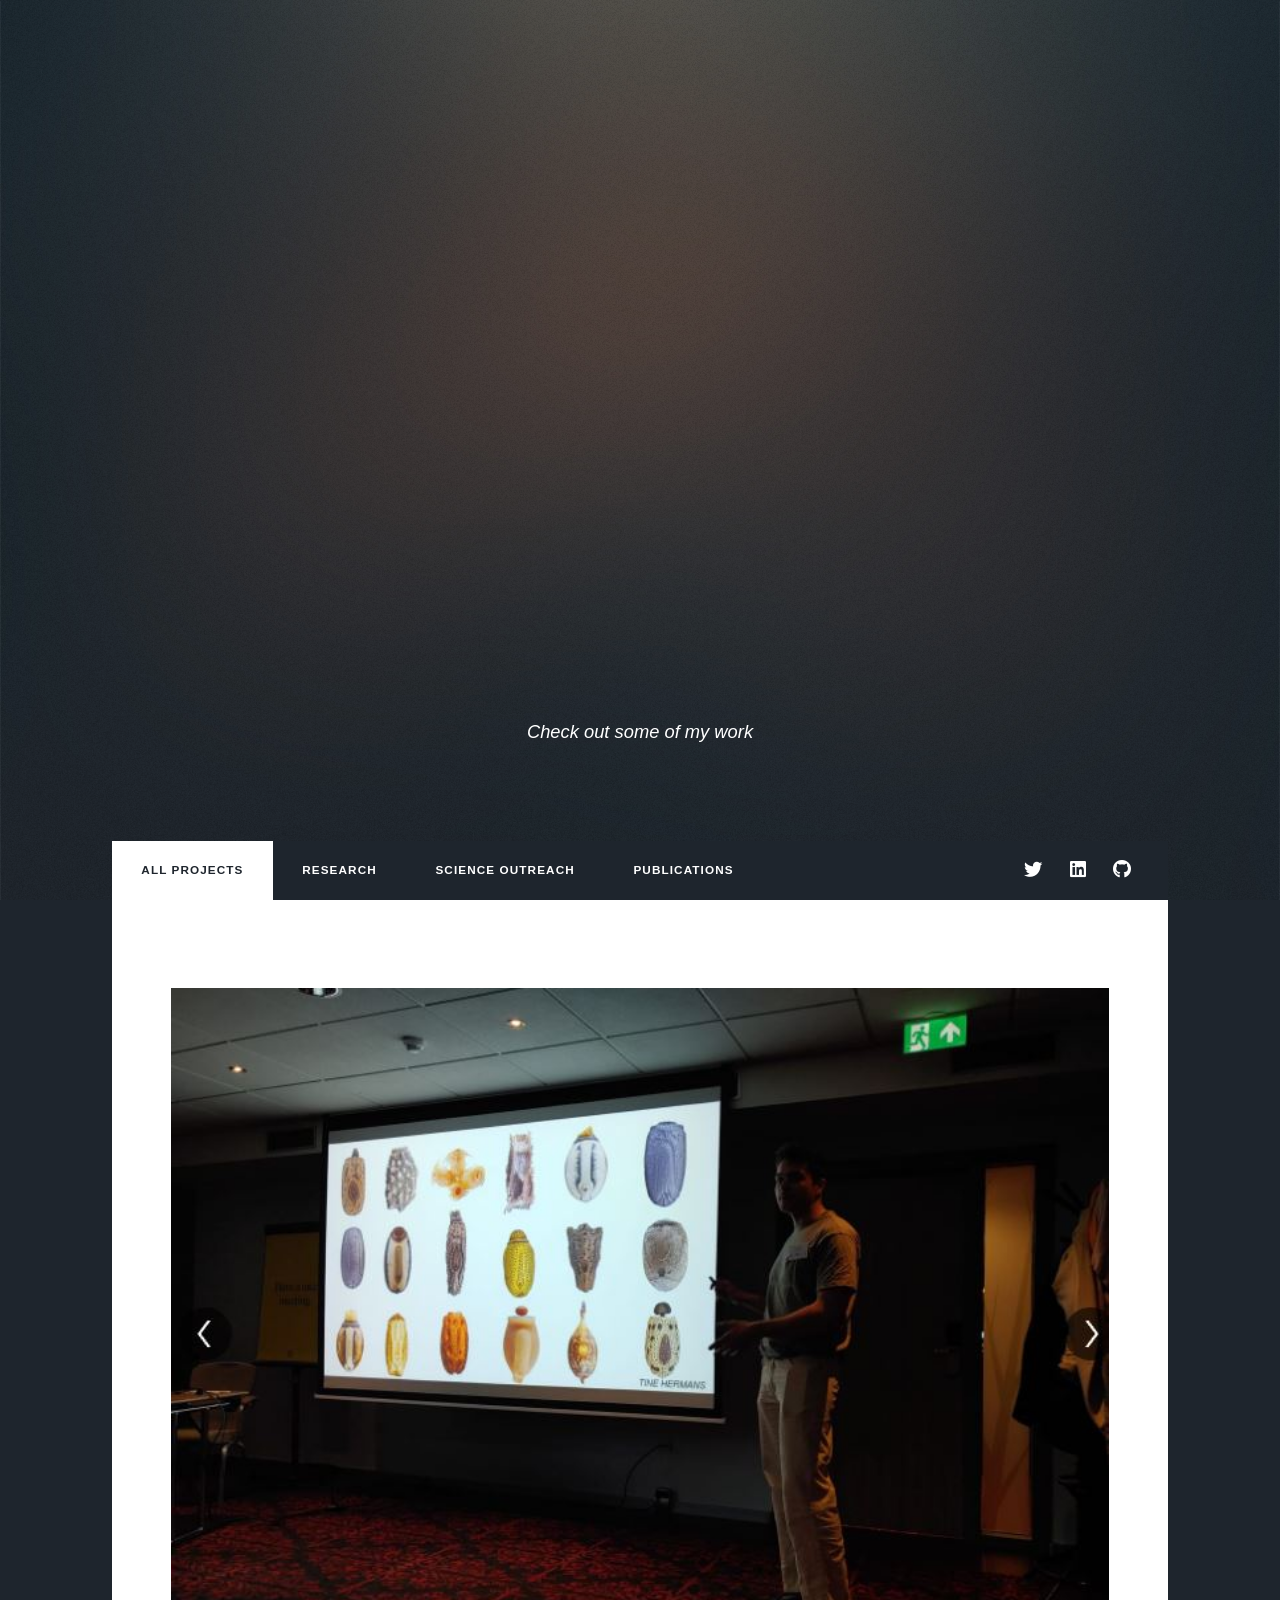
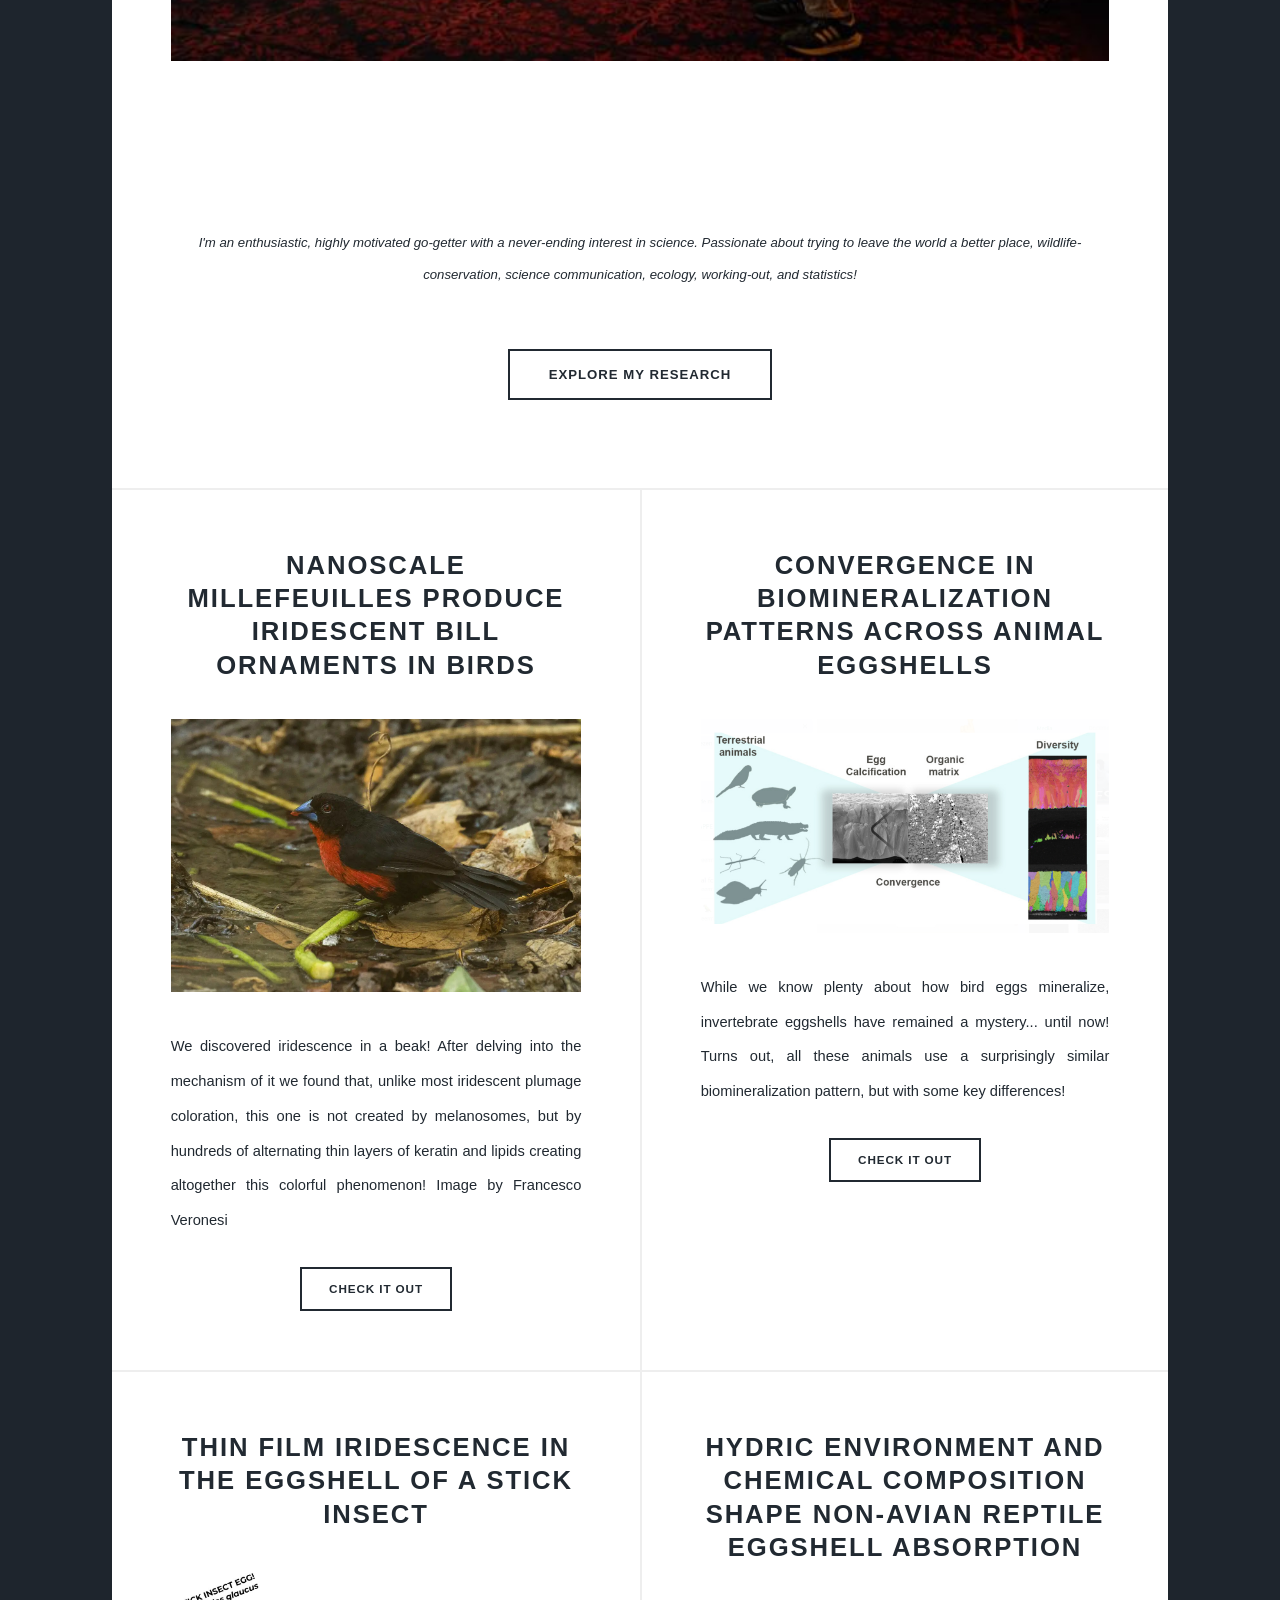
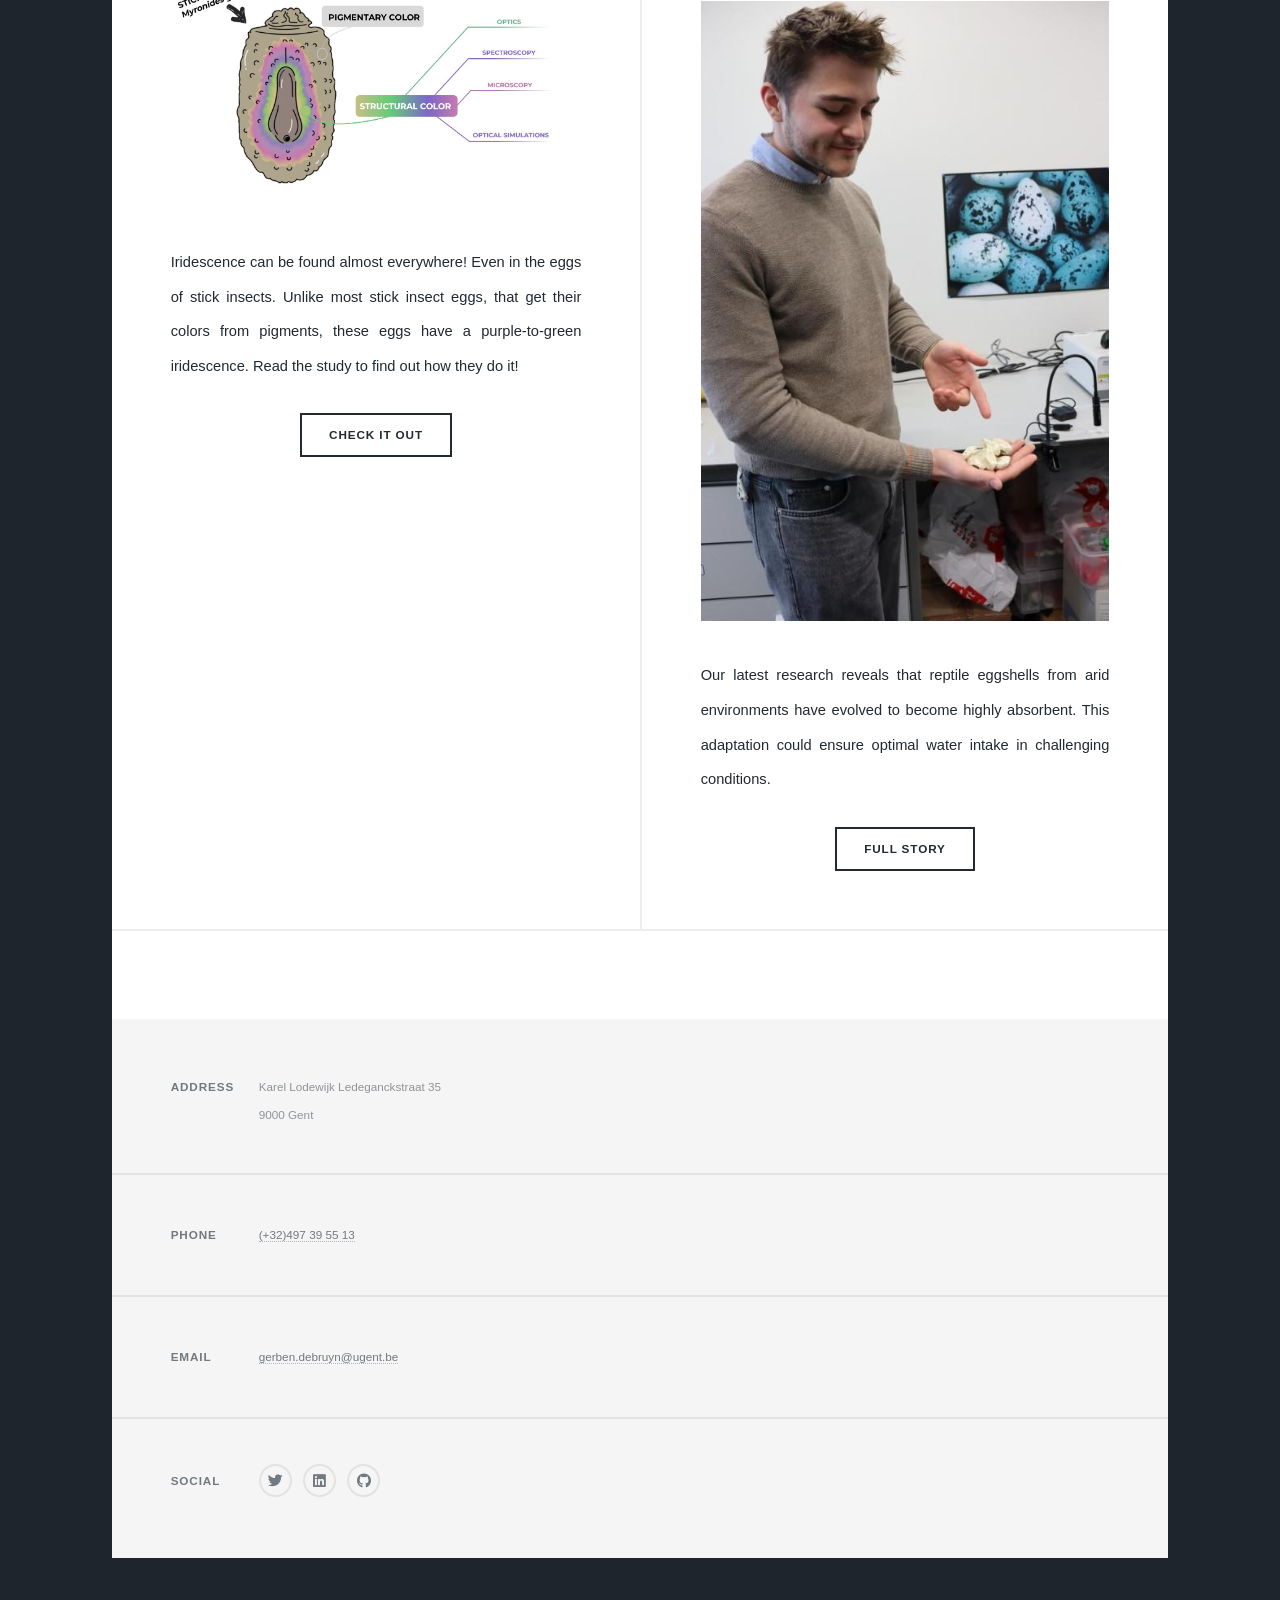
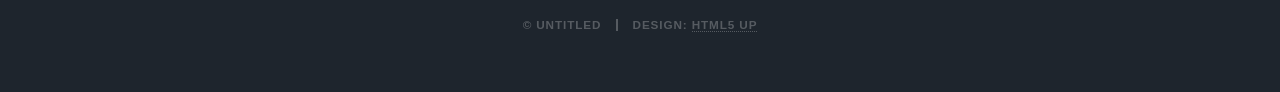
<file: index.html>
<!DOCTYPE HTML>
<!--
	Massively by HTML5 UP
	html5up.net | @ajlkn
	Free for personal and commercial use under the CCA 3.0 license (html5up.net/license)
-->
<html>
	<head>
		<title>Gerben Debruyn</title>
		<meta charset="utf-8" />
		<meta name="viewport" content="width=device-width, initial-scale=1, user-scalable=no" />
		<link rel="stylesheet" href="assets/css/main.css" />
		<noscript><link rel="stylesheet" href="assets/css/noscript.css" /></noscript>
	</head>
	<body class="is-preload">

		<!-- Wrapper -->
		<div id="wrapper">

				<!-- Intro -->
					<div id="intro">
						<p>Check out some of my work</p>
						<ul class="actions">
							
						</ul>
					</div>

				<!-- Header -->
					<header id="header">
						<a href="index.html" class="logo">Gerben Debruyn</a>
					</header>


				<!-- Nav -->
					<nav id="nav">
						<ul class="links">
							<li class="active"><a href="index.html">All projects</a></li>
							<li><a href="research.html">Research</a></li>
							<li><a href="science_outreach.html">Science Outreach</a></li>
							<li><a href="mypublications.html">Publications</a></li>

						</ul>
						<ul class="icons">
							<li><a href="https://twitter.com/gerbendebruyn?lang=en" class="icon brands fa-twitter"><span class="label">Twitter</span></a></li>
							<li><a href="https://www.linkedin.com/in/gerbendebruyn/" class="icon brands fa-linkedin"><span class="label">Linkedin</span></a></li>
							<li><a href="https://github.com/gerbendebruyn" class="icon brands fa-github"><span class="label">GitHub</span></a></li>
						</ul>
					</nav>

				<!-- Main -->
					<div id="main">
    <!-- Featured Post -->
    <article class="post featured">
        <header class="major">
	<a href="#" class="image main"><img src="images/gerbenpres.JPG"; height: auto;"</a>
            <h3><a href="#"><br /></a></h3>
            <p>I'm an enthusiastic, highly motivated go-getter with a never-ending interest in science.
                Passionate about trying to leave the world a better place, wildlife-conservation, science communication, ecology, working-out, and statistics!
            </p>
        </header>
        <ul class="actions special">
            <li><a href="research.html" class="button large">Explore my research</a></li>
        </ul>
    </article>

						<!-- Posts -->
							<section class="posts">
								<article>
									<header>
										<h2><a href="https://academic.oup.com/pnasnexus/article/doi/10.1093/pnasnexus/pgae138/7639422">Nanoscale millefeuilles produce iridescent bill ornaments in birds</a></h2>
									</header>
									<a href="https://academic.oup.com/pnasnexus/article/doi/10.1093/pnasnexus/pgae138/7639422" class="image fit"><img src="images/bluebillx.jpg" alt="" /></a>
									<p>We discovered iridescence in a beak! After delving into the mechanism of it we found that,
										unlike most iridescent plumage coloration, this one is not created by melanosomes,
										but by hundreds of alternating thin layers of keratin and lipids creating altogether this colorful phenomenon!
									Image by Francesco Veronesi</p>
									<ul class="actions special">
										<li><a href="https://academic.oup.com/pnasnexus/article/doi/10.1093/pnasnexus/pgae138/7639422" class="button">Check it out</a></li>
									</ul>
								</article>
								<article>
									<header>
										<h2><a href="#">Convergence in biomineralization patterns across animal eggshells<br />
										</a></h2>
									</header>
									<a href="#" class="image fit"><img src="images/biominlink.png" alt="" /></a>
									<p>While we know plenty about how bird eggs mineralize, invertebrate eggshells have remained a mystery... until now!
Turns out, all these animals use a surprisingly similar biomineralization pattern, but with some key differences! </p>
									<ul class="actions special">
										<li><a href="https://pubs.rsc.org/en/Content/ArticleLanding/2024/FD/D5FD00028A" class="button">Check it out</a></li>
									</ul>
								</article>
								<article>
									<header>
										<h2><a href="#">Thin film iridescence in the eggshell of a stick insect<br />
										</a></h2>
									</header>
									<a href="#" class="image fit"><img src="images/thinfilm.jpg" alt="" /></a>
									<p> Iridescence can be found almost everywhere! Even in the eggs of stick insects. Unlike most stick insect eggs, that get their colors from pigments, these eggs have a purple-to-green iridescence. Read the study to find out how they do it!</p>
									<ul class="actions special">
										<li><a href="https://resjournals.onlinelibrary.wiley.com/doi/full/10.1111/phen.12469" class="button">Check it out</a></li>
									</ul>
								</article>
								<article>
									<header>
										<h2><a href="#">Hydric environment and chemical composition shape non-avian reptile eggshell absorption<br />
										</a></h2>
									</header>
									<a href="#" class="image fit"><img src="images/reptilewater.jpg" alt="" /></a>
									<p>Our latest research reveals that reptile eggshells from arid environments have evolved to become highly absorbent. This adaptation could ensure optimal water intake in challenging conditions. </p>
									<ul class="actions special">
										<li><a href="https://academic.oup.com/icb/article-abstract/64/1/107/7675500" class="button">Full Story</a></li>
									</ul>
								</article>
		
							</section>

						<!-- Footer -->
							<footer>
						
							</footer>

					</div>

				<!-- Footer -->
					<footer id="footer">
					
						<section class="split contact">
							<section class="alt">
								<h3>Address</h3>
								<p>
									Karel Lodewijk Ledeganckstraat 35<br />
									9000 Gent
								</p>
							</section>
							<section>
								<h3>Phone</h3>
								<p><a href="#">(+32)497 39 55 13</a></p>
							</section>
							<section>
								<h3>Email</h3>
								<p><a href="#">gerben.debruyn@ugent.be</a></p>
							</section>
							<section>
								<h3>Social</h3>
								<ul class="icons alt">
									<li><a href="https://twitter.com/gerbendebruyn?lang=en" class="icon brands fa-twitter"><span class="label">Twitter</span></a></li>
									<li><a href="https://www.linkedin.com/in/gerbendebruyn/" class="icon brands fa-linkedin"><span class="label">Linkedin</span></a></li>
									<li><a href="https://github.com/gerbendebruyn" class="icon brands fa-github"><span class="label">GitHub</span></a></li>
								</ul>
							</section>
						</section>
					</footer>

				<!-- Copyright -->
					<div id="copyright">
						<ul><li>&copy; Untitled</li><li>Design: <a href="https://html5up.net">HTML5 UP</a></li></ul>
					</div>

			</div>

		<!-- Scripts -->
			<script src="assets/js/jquery.min.js"></script>
			<script src="assets/js/jquery.scrollex.min.js"></script>
			<script src="assets/js/jquery.scrolly.min.js"></script>
			<script src="assets/js/browser.min.js"></script>
			<script src="assets/js/breakpoints.min.js"></script>
			<script src="assets/js/util.js"></script>
			<script src="assets/js/main.js"></script>

	</body>
</html>
</file>
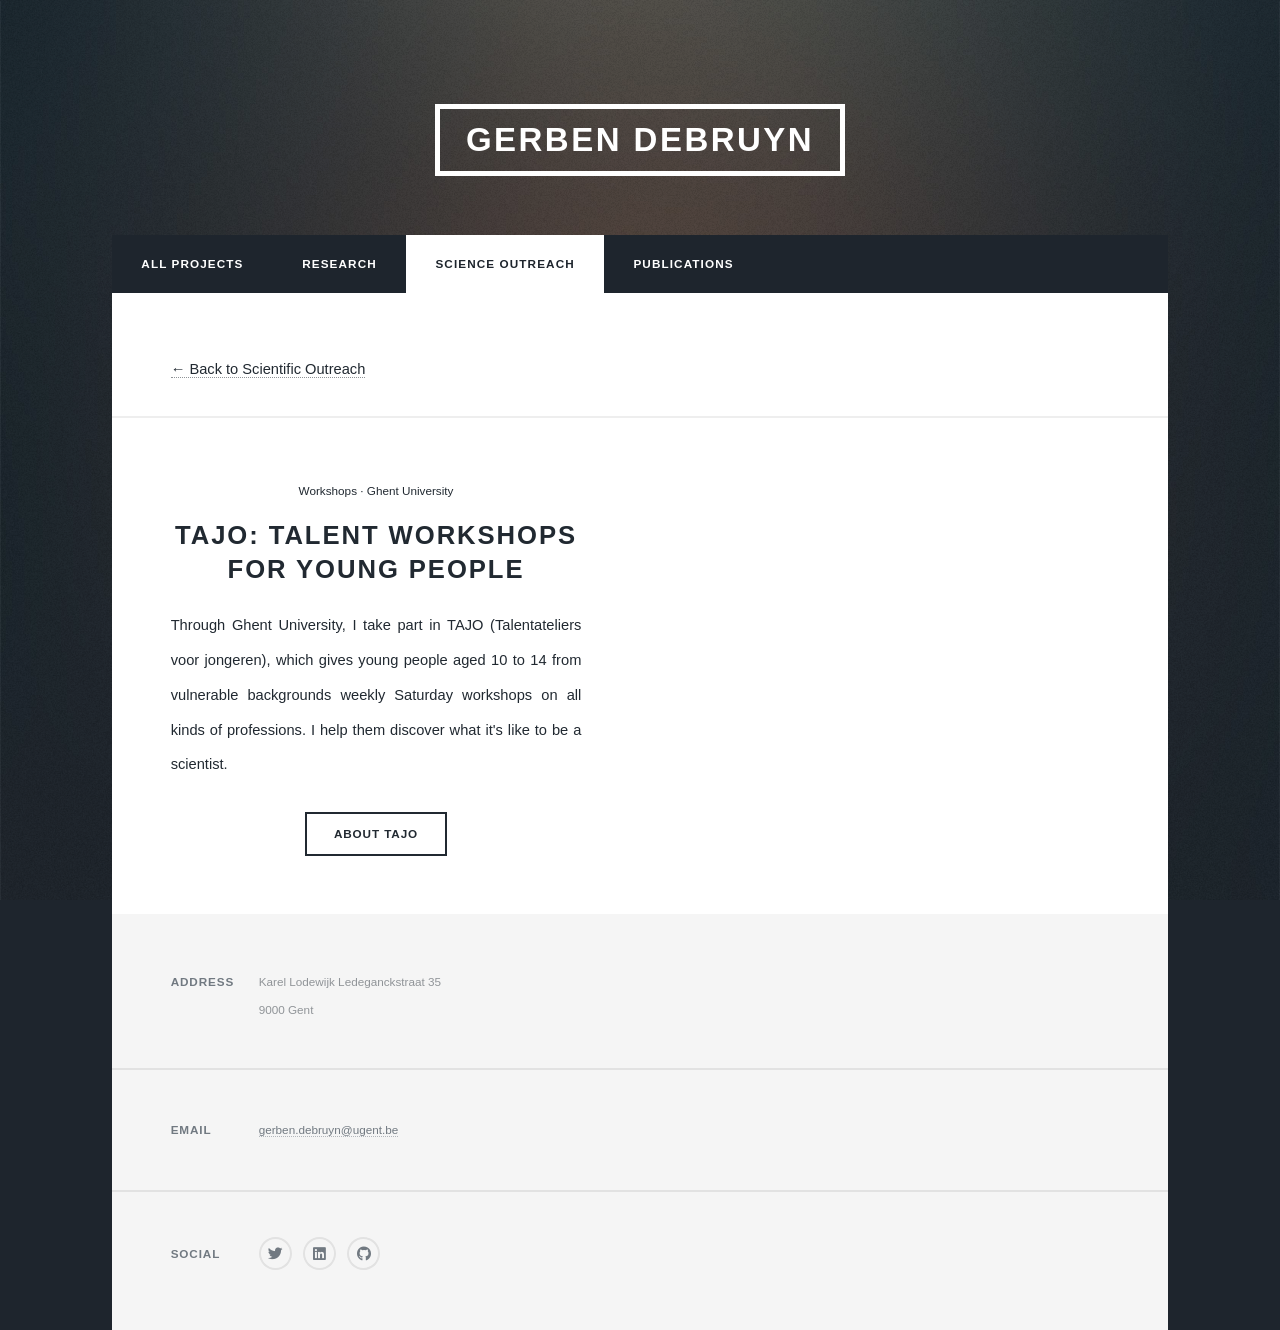
<file: education.html>
<!DOCTYPE html>
<html>
  <head>
    <title>Talks, Education &amp; Outreach - Gerben Debruyn</title>
    <meta charset="utf-8" />
    <meta
      name="viewport"
      content="width=device-width, initial-scale=1, user-scalable=no"
    />
    <link rel="stylesheet" href="assets/css/main.css" />
    <noscript
      ><link rel="stylesheet" href="assets/css/noscript.css"
    /></noscript>
  </head>
  <body class="is-preload">
    <!-- Wrapper -->
    <div id="wrapper" class="fade-in">
      <!-- Header -->
      <header id="header">
        <a href="index.html" class="logo">Gerben Debruyn</a>
      </header>

      <!-- Nav -->
      <nav id="nav">
      <ul class="links">
							<li><a href="index.html">All projects</a></li>
							<li><a href="research.html">Research</a></li>
							<li class="active"><a href="science_outreach.html">Science Outreach</a></li>
							<li><a href="mypublications.html">Publications</a></li>

						</ul>
      </nav>

      <!-- Main -->
      <div id="main">
        <p><a href="science_outreach.html">&larr; Back to Scientific Outreach</a></p>

        <section class="posts">
          <article>
            <header>
              <span class="date">Workshops · Ghent University</span>
              <h2><a href="https://www.ugent.be/ge/nl/faculteit/organisatie-en-bestuur/raden-en-commissies/commissie-maatschappelijke-outreach/engagement/tajo.htm" target="_blank">TAJO: talent workshops for young people</a></h2>
            </header>
            <p>
              Through Ghent University, I take part in TAJO (Talentateliers voor
              jongeren), which gives young people aged 10 to 14 from vulnerable
              backgrounds weekly Saturday workshops on all kinds of professions.
              I help them discover what it's like to be a scientist.
            </p>
            <ul class="actions special">
              <li><a href="https://www.ugent.be/ge/nl/faculteit/organisatie-en-bestuur/raden-en-commissies/commissie-maatschappelijke-outreach/engagement/tajo.htm" class="button" target="_blank">About TAJO</a></li>
            </ul>
          </article>
        </section>

      </div>

      <!-- Footer -->
      <footer id="footer">
        <section class="split contact">
          <section class="alt">
            <h3>Address</h3>
            <p>
              Karel Lodewijk Ledeganckstraat 35<br />
              9000 Gent
            </p>
          </section>
          <section>
            <h3>Email</h3>
            <p>
              <a href="mailto:gerben.debruyn@ugent.be"
                >gerben.debruyn@ugent.be</a
              >
            </p>
          </section>
          <section>
            <h3>Social</h3>
            <ul class="icons alt">
              <li>
                <a
                  href="https://twitter.com/gerbendebruyn"
                  class="icon brands fa-twitter"
                  ><span class="label">Twitter</span></a
                >
              </li>
              <li>
                <a
                  href="https://www.linkedin.com/in/gerbendebruyn/"
                  class="icon brands fa-linkedin"
                  ><span class="label">LinkedIn</span></a
                >
              </li>
              <li>
                <a
                  href="https://github.com/gerbendebruyn"
                  class="icon brands fa-github"
                  ><span class="label">GitHub</span></a
                >
              </li>
            </ul>
          </section>
        </section>
      </footer>
    </div>

    <!-- Scripts -->
    <script src="assets/js/jquery.min.js"></script>
    <script src="assets/js/jquery.scrollex.min.js"></script>
    <script src="assets/js/jquery.scrolly.min.js"></script>
    <script src="assets/js/browser.min.js"></script>
    <script src="assets/js/breakpoints.min.js"></script>
    <script src="assets/js/util.js"></script>
    <script src="assets/js/main.js"></script>
  </body>
</html>
</file>
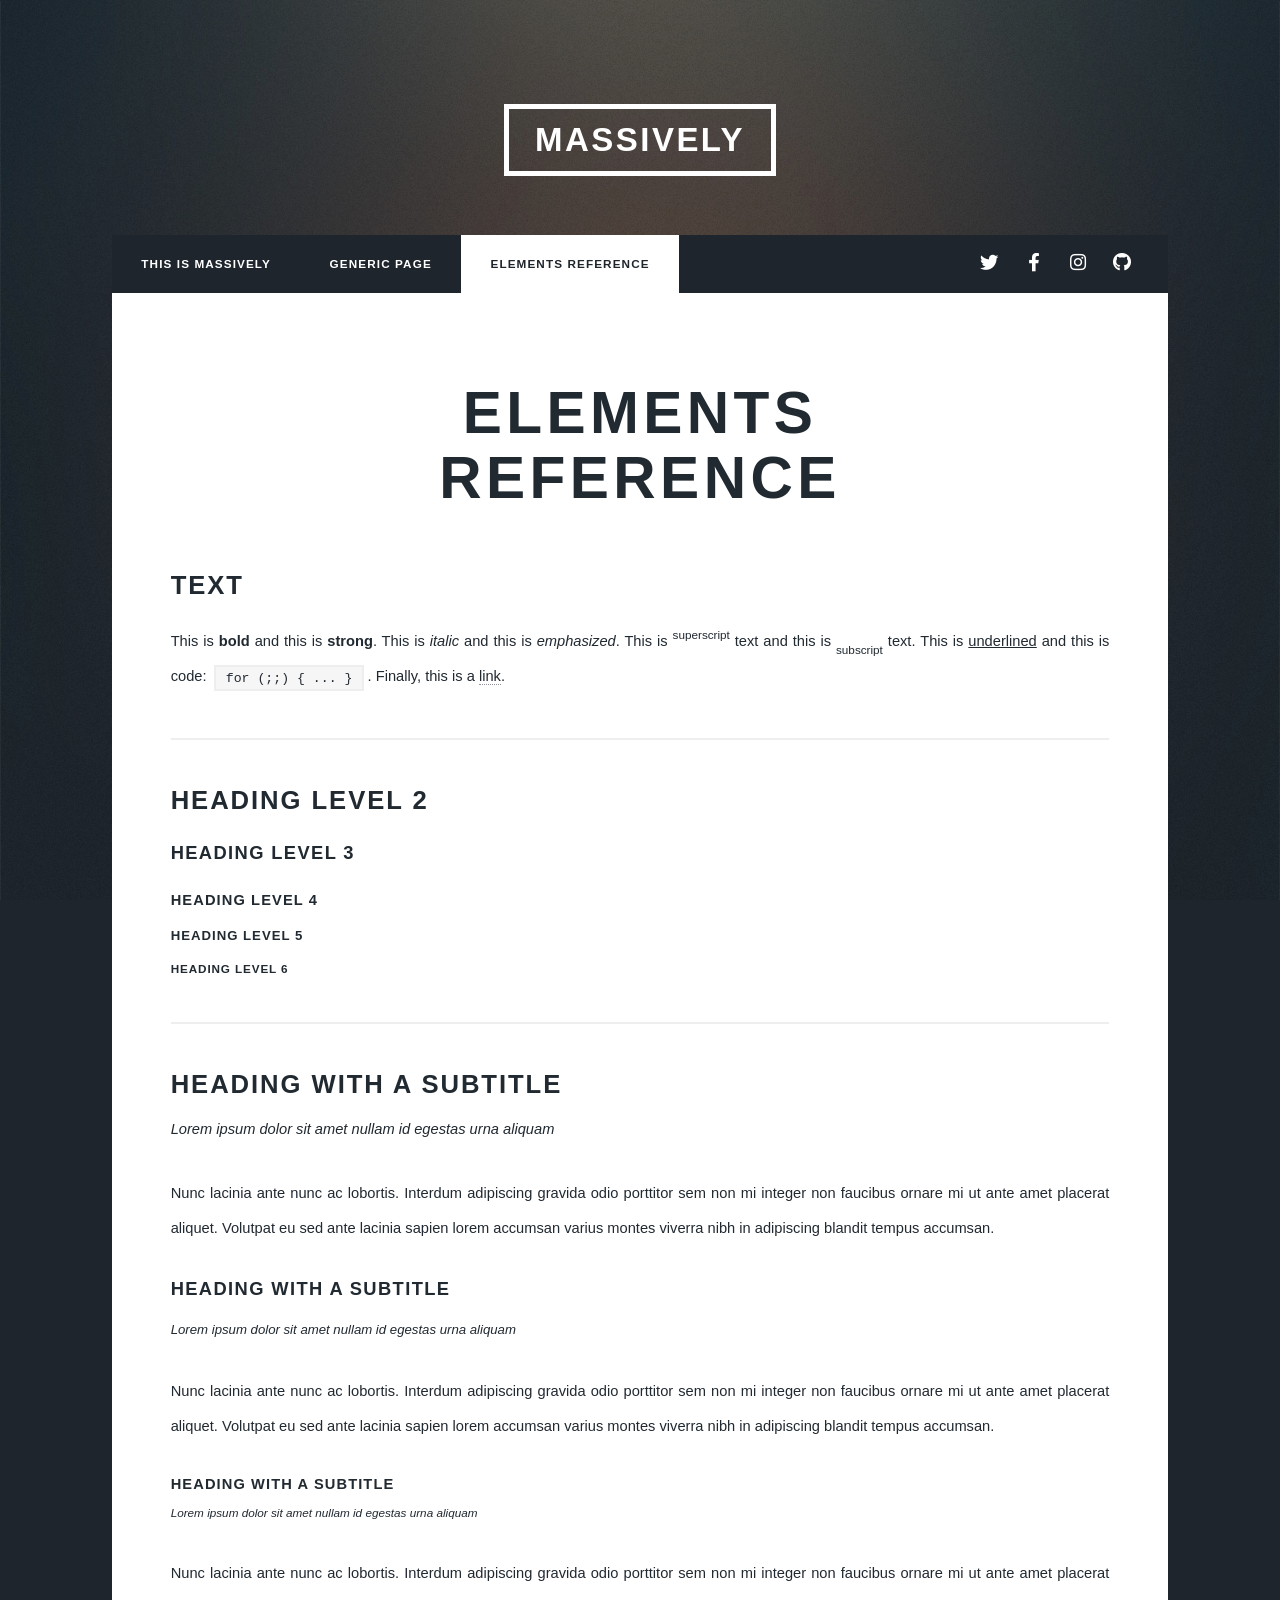
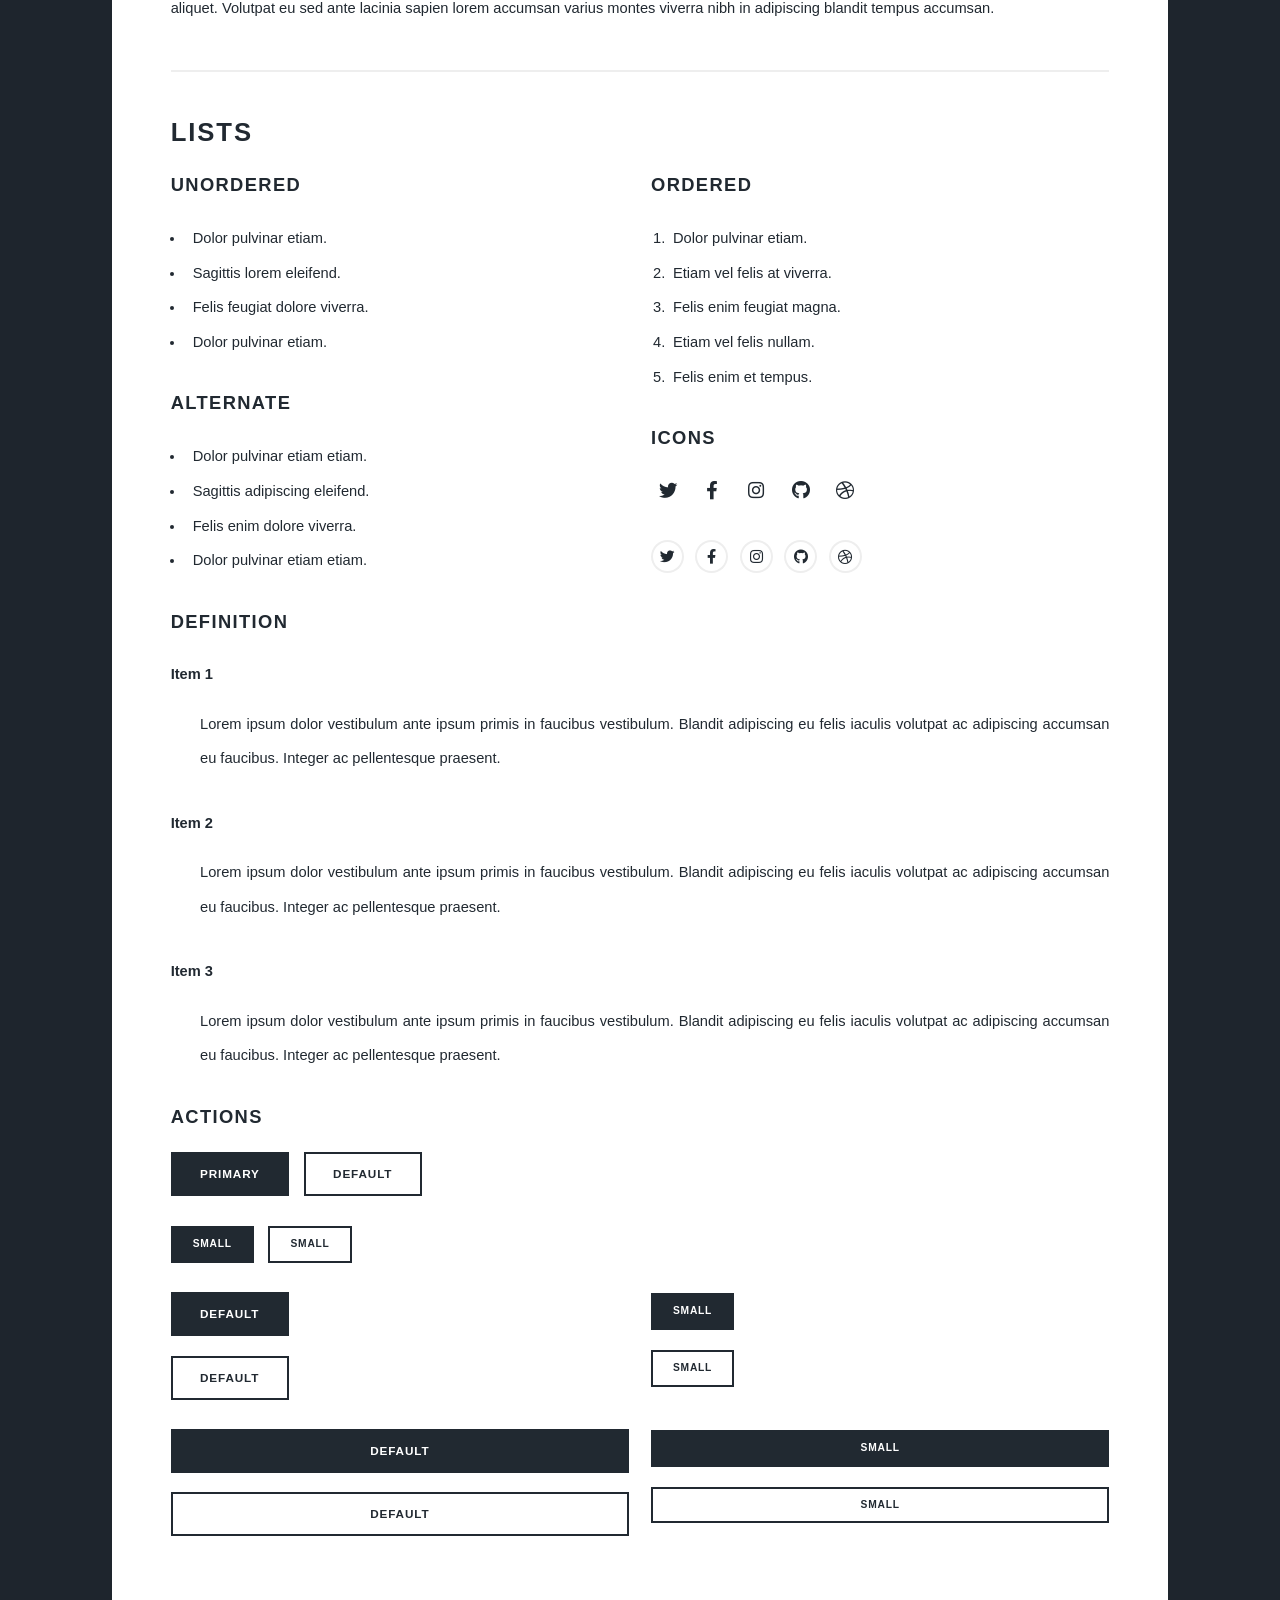
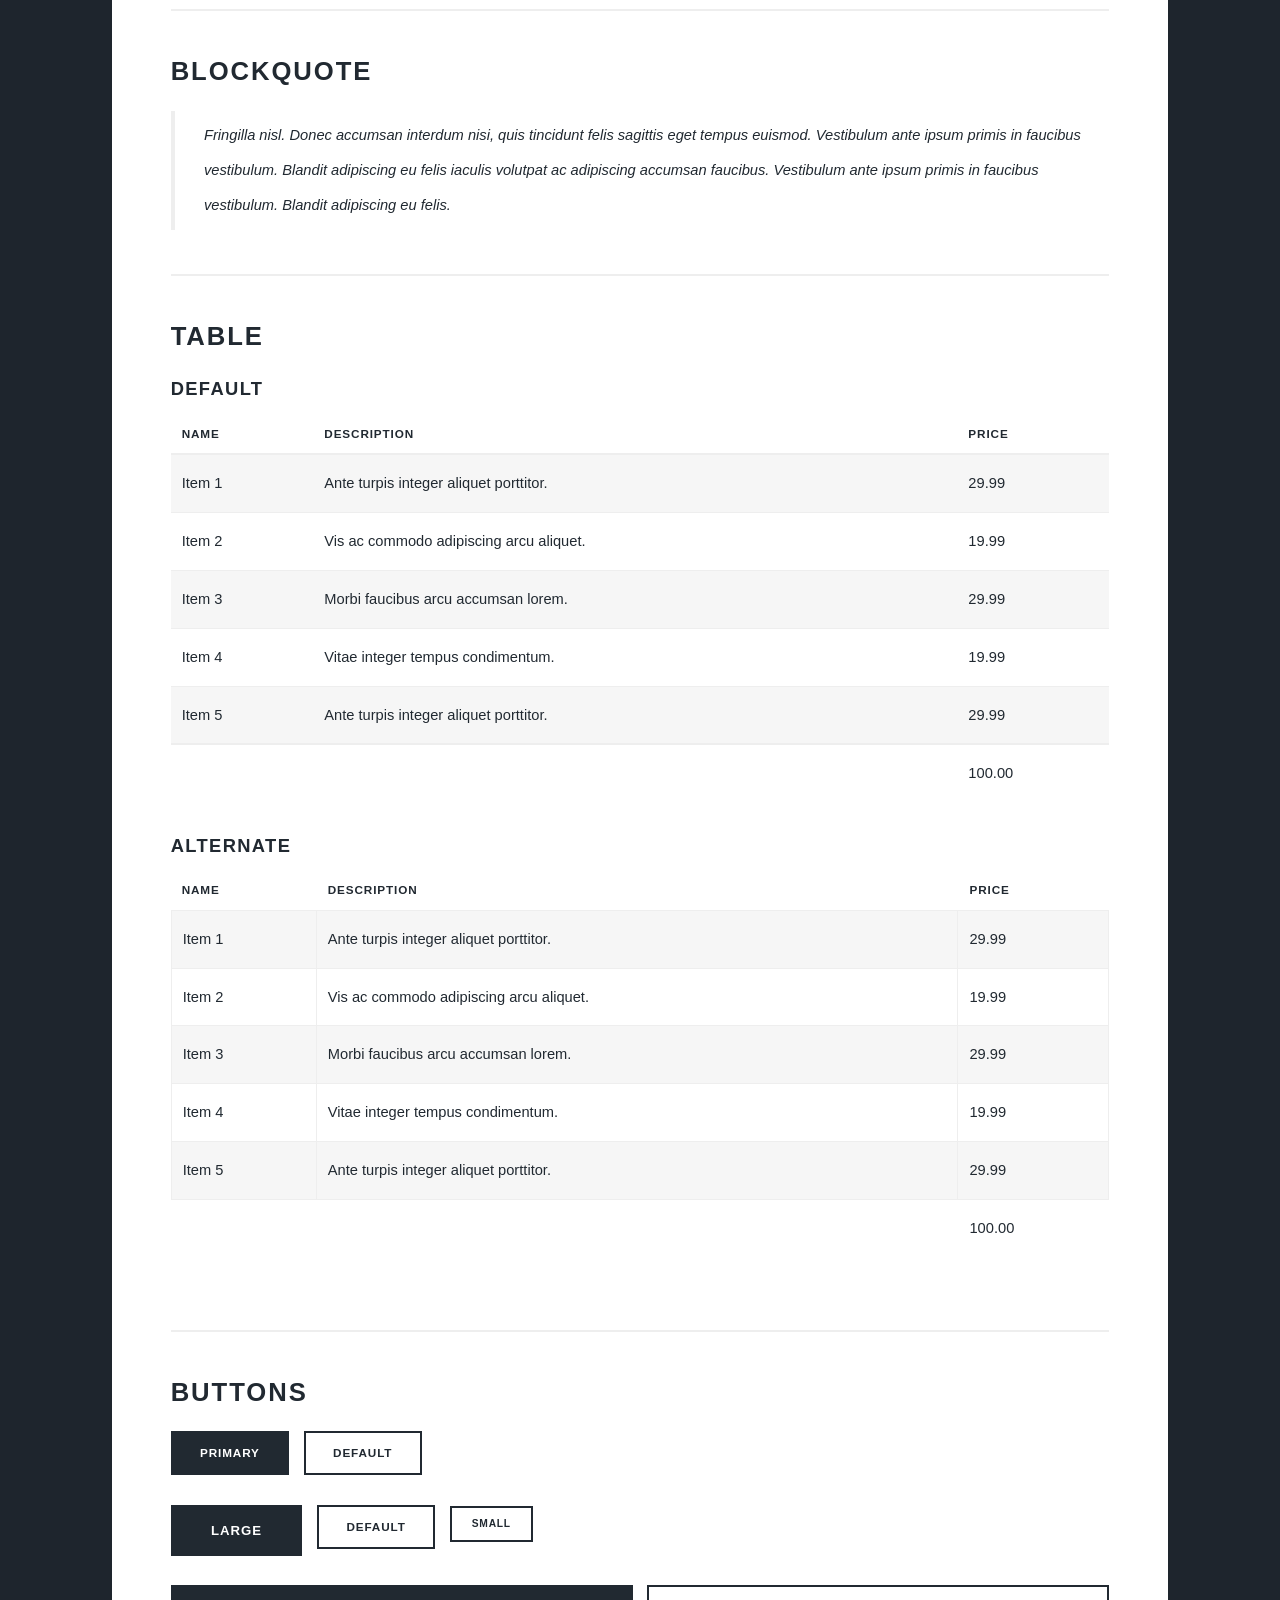
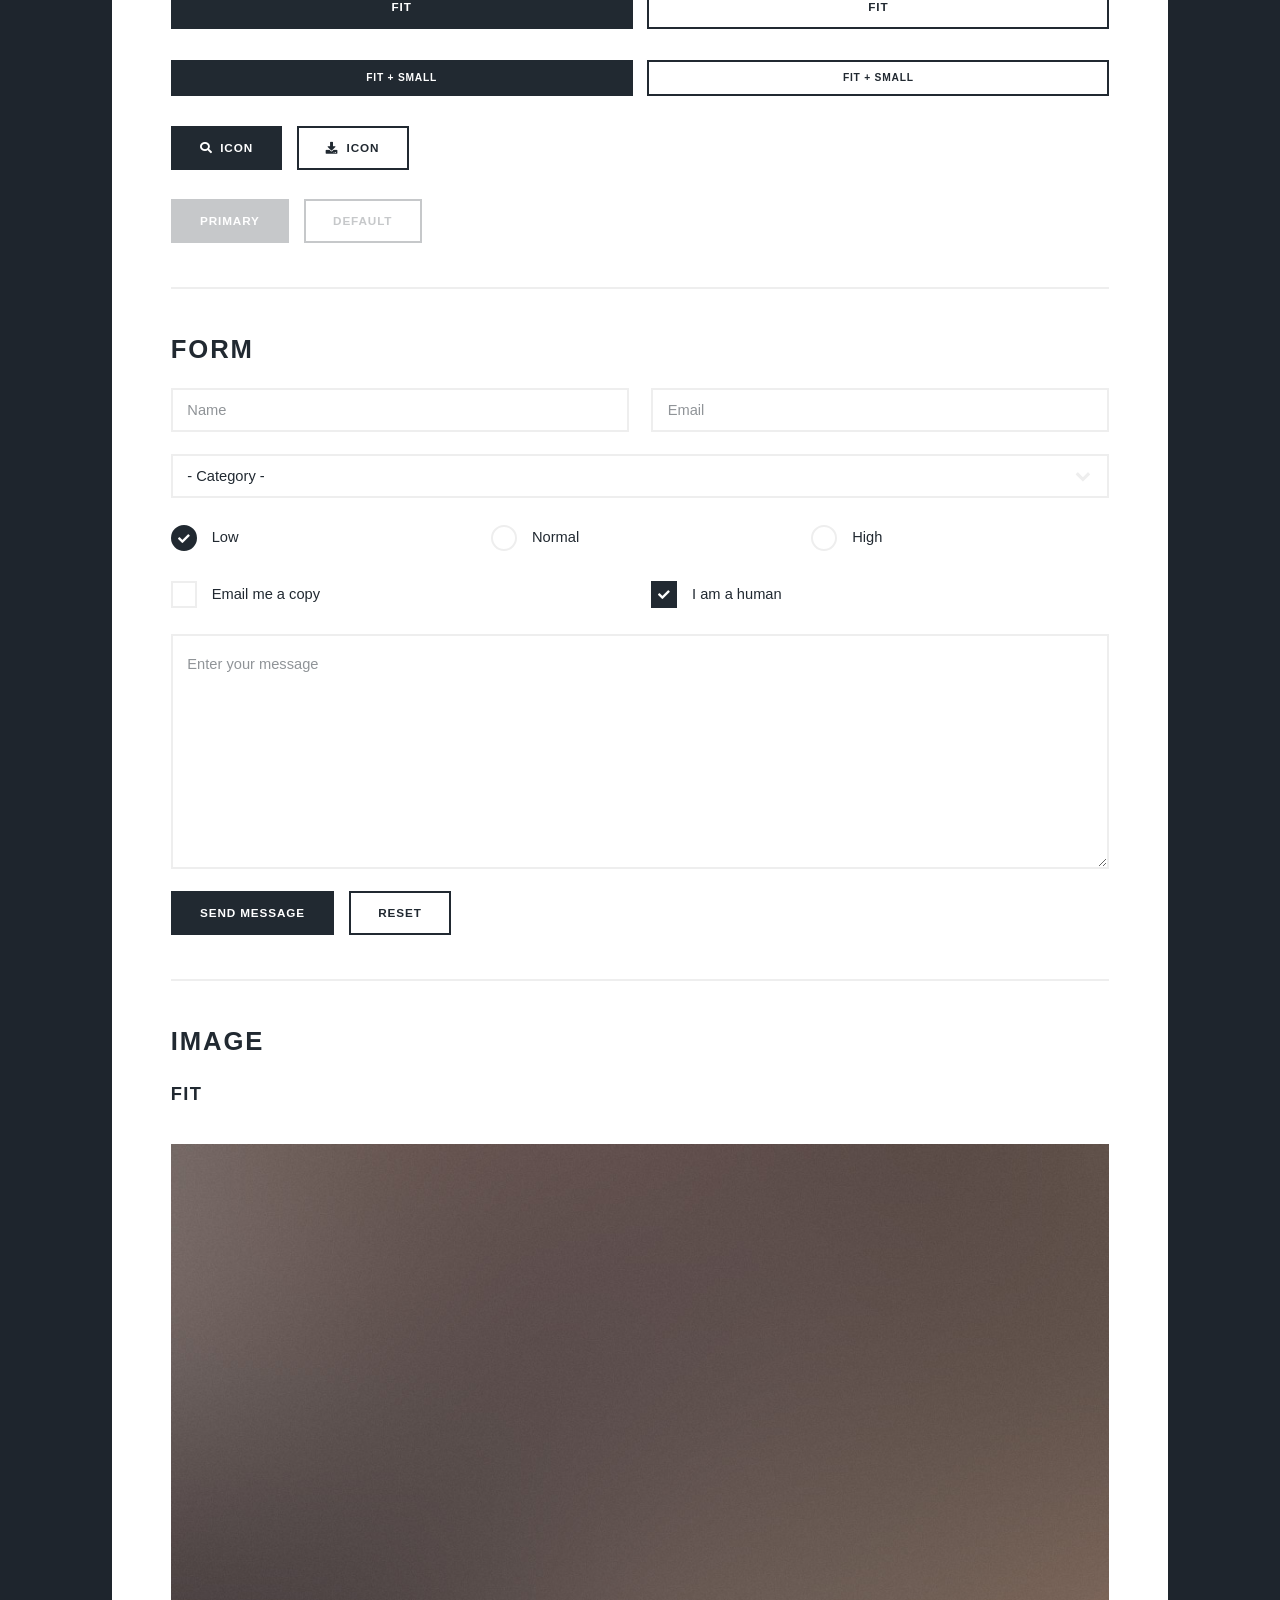
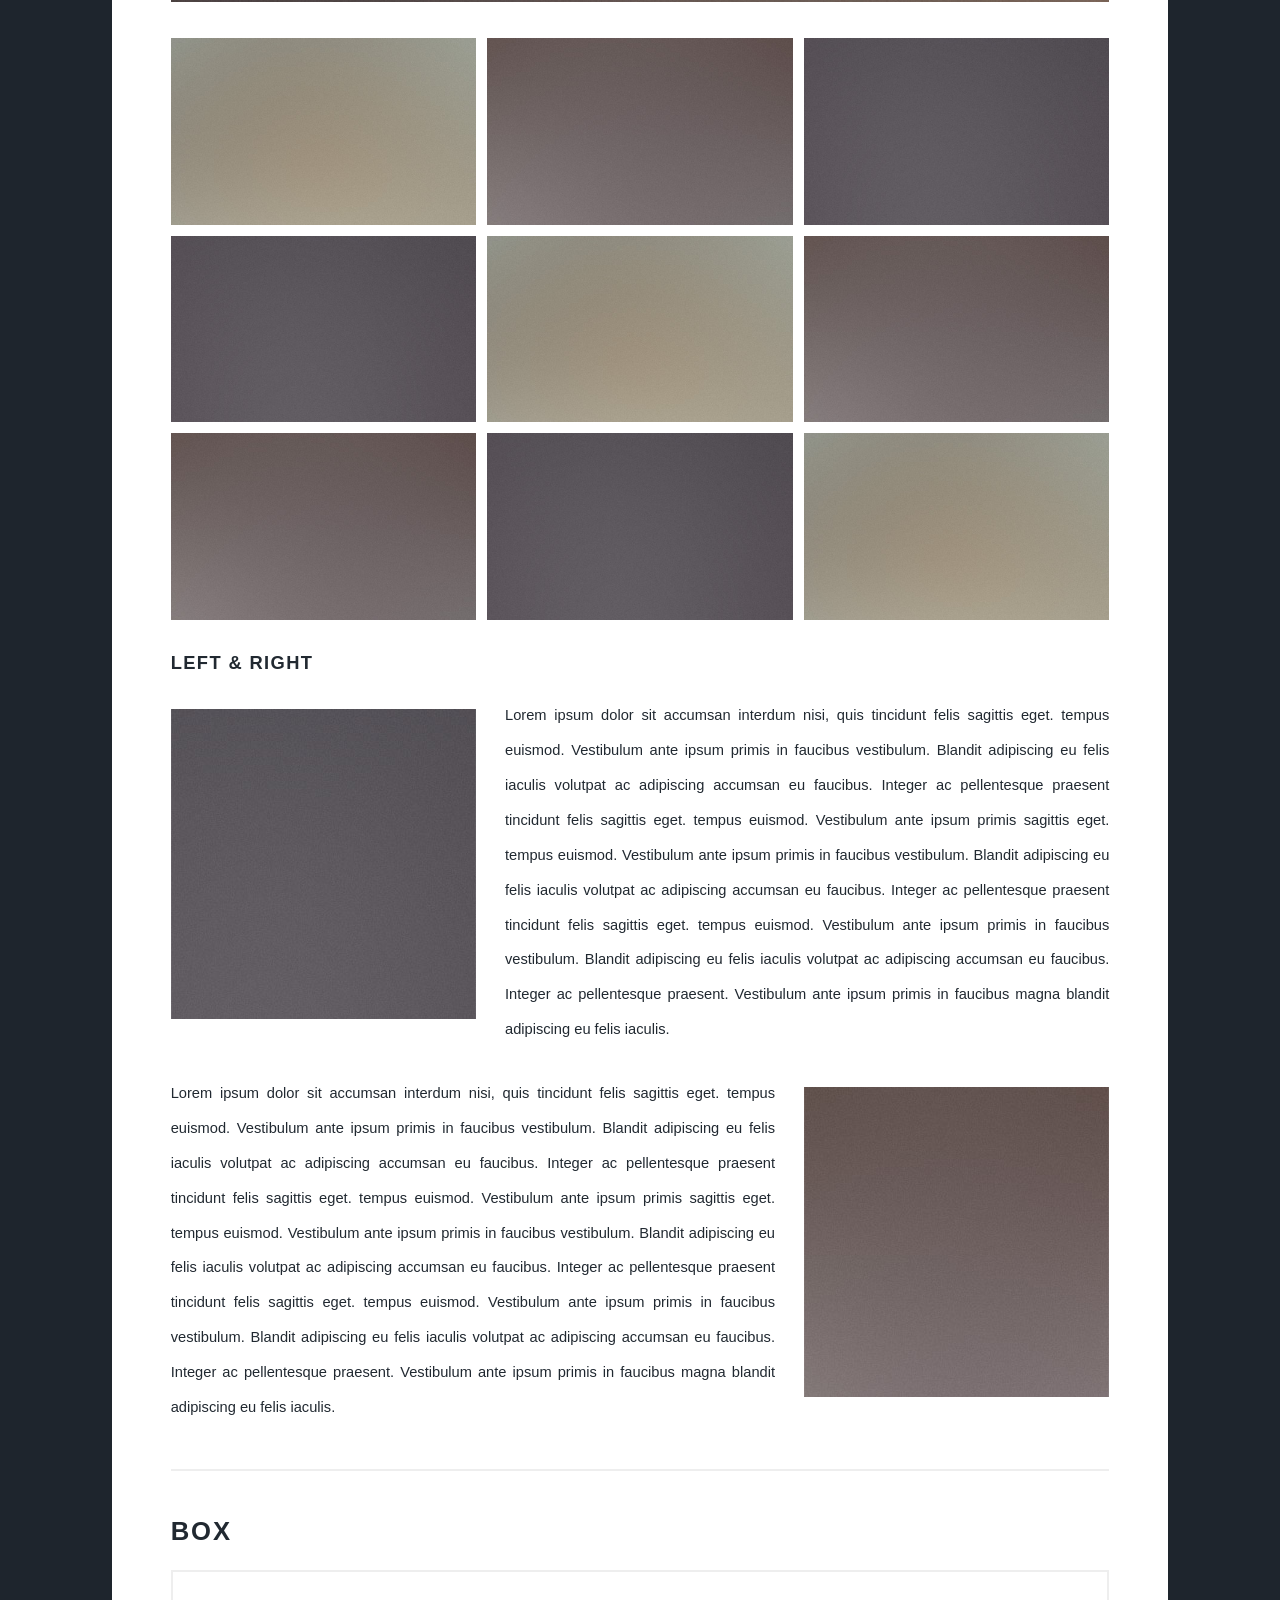
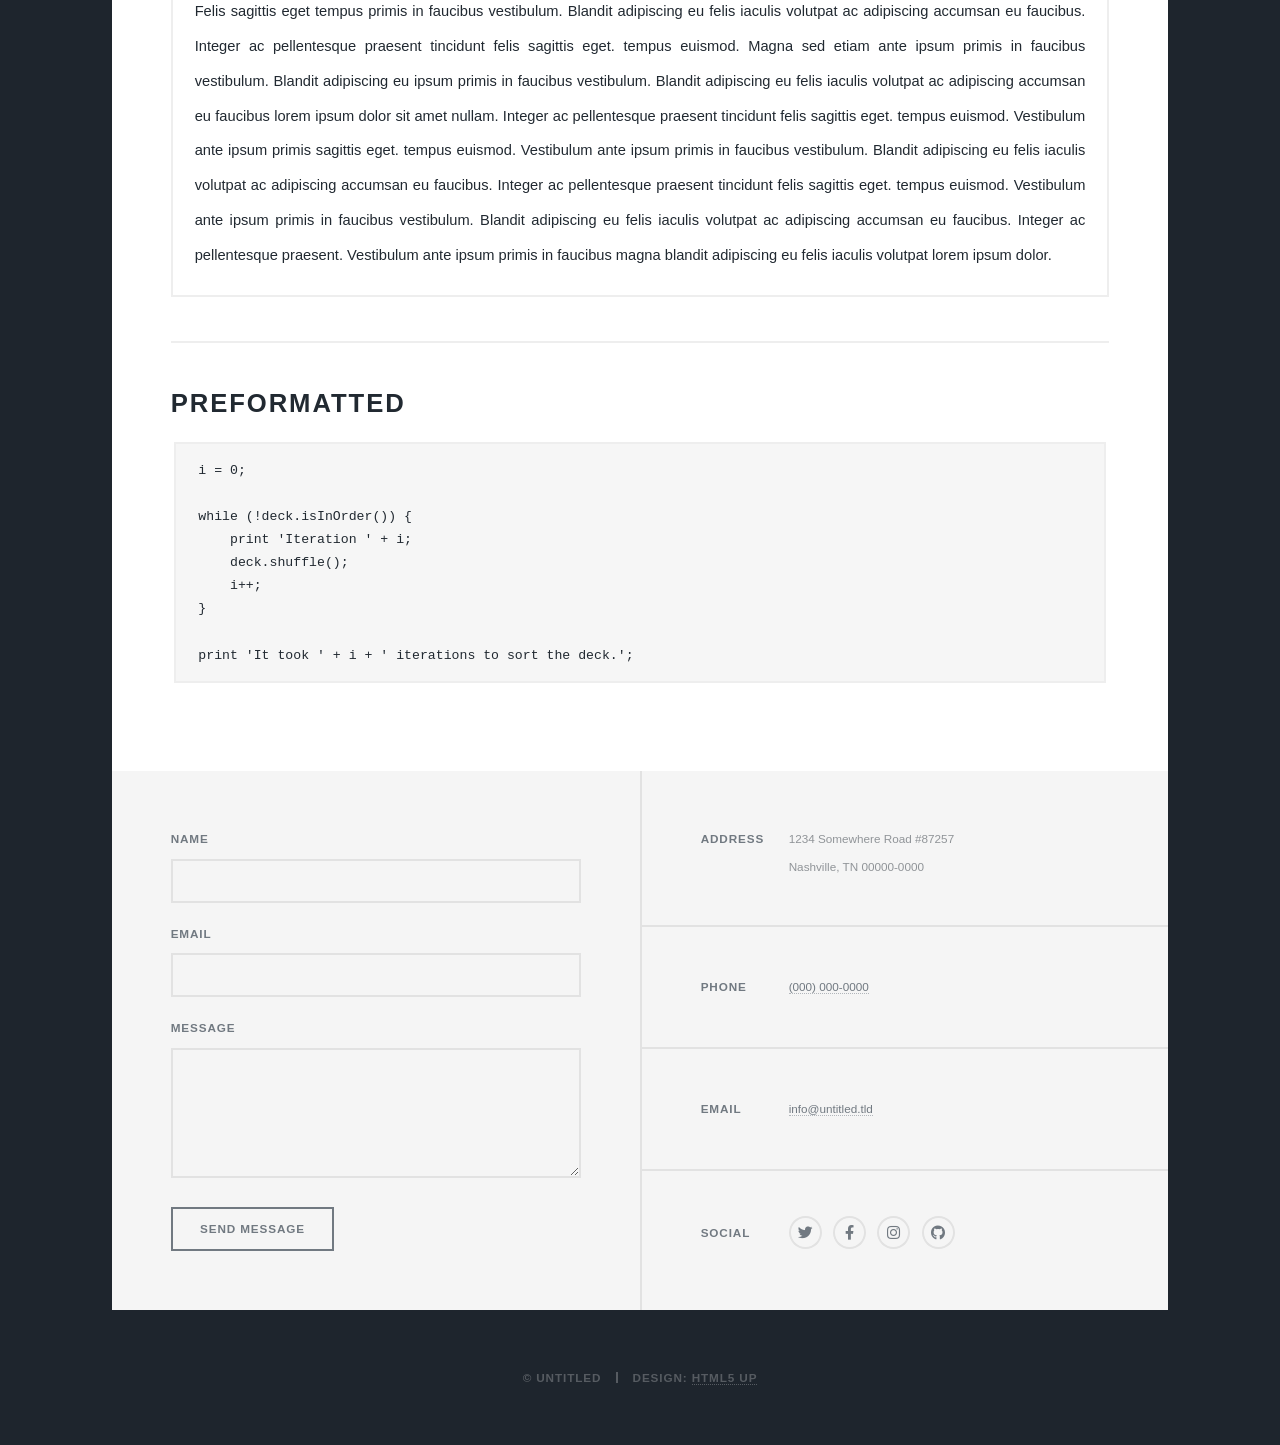
<file: elements.html>
<!DOCTYPE HTML>
<!--
	Massively by HTML5 UP
	html5up.net | @ajlkn
	Free for personal and commercial use under the CCA 3.0 license (html5up.net/license)
-->
<html>
	<head>
		<title>Elements Reference - Massively by HTML5 UP</title>
		<meta charset="utf-8" />
		<meta name="viewport" content="width=device-width, initial-scale=1, user-scalable=no" />
		<link rel="stylesheet" href="assets/css/main.css" />
		<noscript><link rel="stylesheet" href="assets/css/noscript.css" /></noscript>
	</head>
	<body class="is-preload">

		<!-- Wrapper -->
			<div id="wrapper">

				<!-- Header -->
					<header id="header">
						<a href="index.html" class="logo">Massively</a>
					</header>

				<!-- Nav -->
					<nav id="nav">
						<ul class="links">
							<li><a href="index.html">This is Massively</a></li>
							<li><a href="generic.html">Generic Page</a></li>
							<li class="active"><a href="elements.html">Elements Reference</a></li>
						</ul>
						<ul class="icons">
							<li><a href="#" class="icon brands fa-twitter"><span class="label">Twitter</span></a></li>
							<li><a href="#" class="icon brands fa-facebook-f"><span class="label">Facebook</span></a></li>
							<li><a href="#" class="icon brands fa-instagram"><span class="label">Instagram</span></a></li>
							<li><a href="#" class="icon brands fa-github"><span class="label">GitHub</span></a></li>
						</ul>
					</nav>

				<!-- Main -->
					<div id="main">

						<!-- Post -->
							<section class="post">
								<header class="major">
									<h1>Elements<br />
									Reference</h1>
								</header>

								<!-- Text stuff -->
									<h2>Text</h2>
									<p>This is <b>bold</b> and this is <strong>strong</strong>. This is <i>italic</i> and this is <em>emphasized</em>.
									This is <sup>superscript</sup> text and this is <sub>subscript</sub> text.
									This is <u>underlined</u> and this is code: <code>for (;;) { ... }</code>.
									Finally, this is a <a href="#">link</a>.</p>
									<hr />
									<h2>Heading Level 2</h2>
									<h3>Heading Level 3</h3>
									<h4>Heading Level 4</h4>
									<h5>Heading Level 5</h5>
									<h6>Heading Level 6</h6>
									<hr />
									<header>
										<h2>Heading with a Subtitle</h2>
										<p>Lorem ipsum dolor sit amet nullam id egestas urna aliquam</p>
									</header>
									<p>Nunc lacinia ante nunc ac lobortis. Interdum adipiscing gravida odio porttitor sem non mi integer non faucibus ornare mi ut ante amet placerat aliquet. Volutpat eu sed ante lacinia sapien lorem accumsan varius montes viverra nibh in adipiscing blandit tempus accumsan.</p>
									<header>
										<h3>Heading with a Subtitle</h3>
										<p>Lorem ipsum dolor sit amet nullam id egestas urna aliquam</p>
									</header>
									<p>Nunc lacinia ante nunc ac lobortis. Interdum adipiscing gravida odio porttitor sem non mi integer non faucibus ornare mi ut ante amet placerat aliquet. Volutpat eu sed ante lacinia sapien lorem accumsan varius montes viverra nibh in adipiscing blandit tempus accumsan.</p>
									<header>
										<h4>Heading with a Subtitle</h4>
										<p>Lorem ipsum dolor sit amet nullam id egestas urna aliquam</p>
									</header>
									<p>Nunc lacinia ante nunc ac lobortis. Interdum adipiscing gravida odio porttitor sem non mi integer non faucibus ornare mi ut ante amet placerat aliquet. Volutpat eu sed ante lacinia sapien lorem accumsan varius montes viverra nibh in adipiscing blandit tempus accumsan.</p>

									<hr />

								<!-- Lists -->
									<h2>Lists</h2>
									<div class="row">
										<div class="col-6 col-12-small">

											<h3>Unordered</h3>
											<ul>
												<li>Dolor pulvinar etiam.</li>
												<li>Sagittis lorem eleifend.</li>
												<li>Felis feugiat dolore viverra.</li>
												<li>Dolor pulvinar etiam.</li>
											</ul>

											<h3>Alternate</h3>
											<ul class="alt">
												<li>Dolor pulvinar etiam etiam.</li>
												<li>Sagittis adipiscing eleifend.</li>
												<li>Felis enim dolore viverra.</li>
												<li>Dolor pulvinar etiam etiam.</li>
											</ul>

										</div>
										<div class="col-6 col-12-small">

											<h3>Ordered</h3>
											<ol>
												<li>Dolor pulvinar etiam.</li>
												<li>Etiam vel felis at viverra.</li>
												<li>Felis enim feugiat magna.</li>
												<li>Etiam vel felis nullam.</li>
												<li>Felis enim et tempus.</li>
											</ol>

											<h3>Icons</h3>
											<ul class="icons">
												<li><a href="#" class="icon brands fa-twitter"><span class="label">Twitter</span></a></li>
												<li><a href="#" class="icon brands fa-facebook-f"><span class="label">Facebook</span></a></li>
												<li><a href="#" class="icon brands fa-instagram"><span class="label">Instagram</span></a></li>
												<li><a href="#" class="icon brands fa-github"><span class="label">Github</span></a></li>
												<li><a href="#" class="icon brands fa-dribbble"><span class="label">Dribbble</span></a></li>
											</ul>
											<ul class="icons alt">
												<li><a href="#" class="icon brands alt fa-twitter"><span class="label">Twitter</span></a></li>
												<li><a href="#" class="icon brands alt fa-facebook-f"><span class="label">Facebook</span></a></li>
												<li><a href="#" class="icon brands alt fa-instagram"><span class="label">Instagram</span></a></li>
												<li><a href="#" class="icon brands alt fa-github"><span class="label">Github</span></a></li>
												<li><a href="#" class="icon brands alt fa-dribbble"><span class="label">Dribbble</span></a></li>
											</ul>

										</div>
									</div>
									<h3>Definition</h3>
									<dl>
										<dt>Item 1</dt>
										<dd>
											<p>Lorem ipsum dolor vestibulum ante ipsum primis in faucibus vestibulum. Blandit adipiscing eu felis iaculis volutpat ac adipiscing accumsan eu faucibus. Integer ac pellentesque praesent.</p>
										</dd>
										<dt>Item 2</dt>
										<dd>
											<p>Lorem ipsum dolor vestibulum ante ipsum primis in faucibus vestibulum. Blandit adipiscing eu felis iaculis volutpat ac adipiscing accumsan eu faucibus. Integer ac pellentesque praesent.</p>
										</dd>
										<dt>Item 3</dt>
										<dd>
											<p>Lorem ipsum dolor vestibulum ante ipsum primis in faucibus vestibulum. Blandit adipiscing eu felis iaculis volutpat ac adipiscing accumsan eu faucibus. Integer ac pellentesque praesent.</p>
										</dd>
									</dl>

									<h3>Actions</h3>
									<ul class="actions">
										<li><a href="#" class="button primary">Primary</a></li>
										<li><a href="#" class="button">Default</a></li>
									</ul>
									<ul class="actions small">
										<li><a href="#" class="button primary small">Small</a></li>
										<li><a href="#" class="button small">Small</a></li>
									</ul>
									<div class="row">
										<div class="col-6 col-12-small">
											<ul class="actions stacked">
												<li><a href="#" class="button primary">Default</a></li>
												<li><a href="#" class="button">Default</a></li>
											</ul>
										</div>
										<div class="col-6 col-12-small">
											<ul class="actions stacked">
												<li><a href="#" class="button primary small">Small</a></li>
												<li><a href="#" class="button small">Small</a></li>
											</ul>
										</div>
									</div>
									<div class="row">
										<div class="col-6 col-12-small">
											<ul class="actions stacked">
												<li><a href="#" class="button primary fit">Default</a></li>
												<li><a href="#" class="button fit">Default</a></li>
											</ul>
										</div>
										<div class="col-6 col-12-small">
											<ul class="actions stacked">
												<li><a href="#" class="button primary small fit">Small</a></li>
												<li><a href="#" class="button small fit">Small</a></li>
											</ul>
										</div>
									</div>

									<hr />

								<!-- Blockquote -->
									<h2>Blockquote</h2>
									<blockquote>Fringilla nisl. Donec accumsan interdum nisi, quis tincidunt felis sagittis eget tempus euismod. Vestibulum ante ipsum primis in faucibus vestibulum. Blandit adipiscing eu felis iaculis volutpat ac adipiscing accumsan faucibus. Vestibulum ante ipsum primis in faucibus vestibulum. Blandit adipiscing eu felis.</blockquote>

									<hr />

								<!-- Table -->
									<h2>Table</h2>

									<h3>Default</h3>
									<div class="table-wrapper">
										<table>
											<thead>
												<tr>
													<th>Name</th>
													<th>Description</th>
													<th>Price</th>
												</tr>
											</thead>
											<tbody>
												<tr>
													<td>Item 1</td>
													<td>Ante turpis integer aliquet porttitor.</td>
													<td>29.99</td>
												</tr>
												<tr>
													<td>Item 2</td>
													<td>Vis ac commodo adipiscing arcu aliquet.</td>
													<td>19.99</td>
												</tr>
												<tr>
													<td>Item 3</td>
													<td> Morbi faucibus arcu accumsan lorem.</td>
													<td>29.99</td>
												</tr>
												<tr>
													<td>Item 4</td>
													<td>Vitae integer tempus condimentum.</td>
													<td>19.99</td>
												</tr>
												<tr>
													<td>Item 5</td>
													<td>Ante turpis integer aliquet porttitor.</td>
													<td>29.99</td>
												</tr>
											</tbody>
											<tfoot>
												<tr>
													<td colspan="2"></td>
													<td>100.00</td>
												</tr>
											</tfoot>
										</table>
									</div>

									<h3>Alternate</h3>
									<div class="table-wrapper">
										<table class="alt">
											<thead>
												<tr>
													<th>Name</th>
													<th>Description</th>
													<th>Price</th>
												</tr>
											</thead>
											<tbody>
												<tr>
													<td>Item 1</td>
													<td>Ante turpis integer aliquet porttitor.</td>
													<td>29.99</td>
												</tr>
												<tr>
													<td>Item 2</td>
													<td>Vis ac commodo adipiscing arcu aliquet.</td>
													<td>19.99</td>
												</tr>
												<tr>
													<td>Item 3</td>
													<td> Morbi faucibus arcu accumsan lorem.</td>
													<td>29.99</td>
												</tr>
												<tr>
													<td>Item 4</td>
													<td>Vitae integer tempus condimentum.</td>
													<td>19.99</td>
												</tr>
												<tr>
													<td>Item 5</td>
													<td>Ante turpis integer aliquet porttitor.</td>
													<td>29.99</td>
												</tr>
											</tbody>
											<tfoot>
												<tr>
													<td colspan="2"></td>
													<td>100.00</td>
												</tr>
											</tfoot>
										</table>
									</div>

									<hr />

								<!-- Buttons -->
									<h2>Buttons</h2>
									<ul class="actions">
										<li><a href="#" class="button primary">Primary</a></li>
										<li><a href="#" class="button">Default</a></li>
									</ul>
									<ul class="actions">
										<li><a href="#" class="button primary large">Large</a></li>
										<li><a href="#" class="button">Default</a></li>
										<li><a href="#" class="button small">Small</a></li>
									</ul>
									<ul class="actions fit">
										<li><a href="#" class="button primary fit">Fit</a></li>
										<li><a href="#" class="button fit">Fit</a></li>
									</ul>
									<ul class="actions fit small">
										<li><a href="#" class="button primary fit small">Fit + Small</a></li>
										<li><a href="#" class="button fit small">Fit + Small</a></li>
									</ul>
									<ul class="actions">
										<li><a href="#" class="button primary icon solid fa-search">Icon</a></li>
										<li><a href="#" class="button icon solid fa-download">Icon</a></li>
									</ul>
									<ul class="actions">
										<li><span class="button primary disabled">Primary</span></li>
										<li><span class="button disabled">Default</span></li>
									</ul>

									<hr />

								<!-- Form -->
									<h2>Form</h2>

									<form method="post" action="#">
										<div class="row gtr-uniform">
											<div class="col-6 col-12-xsmall">
												<input type="text" name="demo-name" id="demo-name" value="" placeholder="Name" />
											</div>
											<div class="col-6 col-12-xsmall">
												<input type="email" name="demo-email" id="demo-email" value="" placeholder="Email" />
											</div>
											<!-- Break -->
											<div class="col-12">
												<select name="demo-category" id="demo-category">
													<option value="">- Category -</option>
													<option value="1">Manufacturing</option>
													<option value="1">Shipping</option>
													<option value="1">Administration</option>
													<option value="1">Human Resources</option>
												</select>
											</div>
											<!-- Break -->
											<div class="col-4 col-12-small">
												<input type="radio" id="demo-priority-low" name="demo-priority" checked>
												<label for="demo-priority-low">Low</label>
											</div>
											<div class="col-4 col-12-small">
												<input type="radio" id="demo-priority-normal" name="demo-priority">
												<label for="demo-priority-normal">Normal</label>
											</div>
											<div class="col-4 col-12-small">
												<input type="radio" id="demo-priority-high" name="demo-priority">
												<label for="demo-priority-high">High</label>
											</div>
											<!-- Break -->
											<div class="col-6 col-12-small">
												<input type="checkbox" id="demo-copy" name="demo-copy">
												<label for="demo-copy">Email me a copy</label>
											</div>
											<div class="col-6 col-12-small">
												<input type="checkbox" id="demo-human" name="demo-human" checked>
												<label for="demo-human">I am a human</label>
											</div>
											<!-- Break -->
											<div class="col-12">
												<textarea name="demo-message" id="demo-message" placeholder="Enter your message" rows="6"></textarea>
											</div>
											<!-- Break -->
											<div class="col-12">
												<ul class="actions">
													<li><input type="submit" value="Send Message" class="primary" /></li>
													<li><input type="reset" value="Reset" /></li>
												</ul>
											</div>
										</div>
									</form>

									<hr />

								<!-- Image -->
									<h2>Image</h2>

									<h3>Fit</h3>
									<span class="image fit"><img src="images/pic01.jpg" alt="" /></span>
									<div class="box alt">
										<div class="row gtr-50 gtr-uniform">
											<div class="col-4"><span class="image fit"><img src="images/pic02.jpg" alt="" /></span></div>
											<div class="col-4"><span class="image fit"><img src="images/pic03.jpg" alt="" /></span></div>
											<div class="col-4"><span class="image fit"><img src="images/pic04.jpg" alt="" /></span></div>
											<!-- Break -->
											<div class="col-4"><span class="image fit"><img src="images/pic04.jpg" alt="" /></span></div>
											<div class="col-4"><span class="image fit"><img src="images/pic02.jpg" alt="" /></span></div>
											<div class="col-4"><span class="image fit"><img src="images/pic03.jpg" alt="" /></span></div>
											<!-- Break -->
											<div class="col-4"><span class="image fit"><img src="images/pic03.jpg" alt="" /></span></div>
											<div class="col-4"><span class="image fit"><img src="images/pic04.jpg" alt="" /></span></div>
											<div class="col-4"><span class="image fit"><img src="images/pic02.jpg" alt="" /></span></div>
										</div>
									</div>

									<h3>Left &amp; Right</h3>
									<p><span class="image left"><img src="images/pic08.jpg" alt="" /></span>Lorem ipsum dolor sit accumsan interdum nisi, quis tincidunt felis sagittis eget. tempus euismod. Vestibulum ante ipsum primis in faucibus vestibulum. Blandit adipiscing eu felis iaculis volutpat ac adipiscing accumsan eu faucibus. Integer ac pellentesque praesent tincidunt felis sagittis eget. tempus euismod. Vestibulum ante ipsum primis sagittis eget. tempus euismod. Vestibulum ante ipsum primis in faucibus vestibulum. Blandit adipiscing eu felis iaculis volutpat ac adipiscing accumsan eu faucibus. Integer ac pellentesque praesent tincidunt felis sagittis eget. tempus euismod. Vestibulum ante ipsum primis in faucibus vestibulum. Blandit adipiscing eu felis iaculis volutpat ac adipiscing accumsan eu faucibus. Integer ac pellentesque praesent. Vestibulum ante ipsum primis in faucibus magna blandit adipiscing eu felis iaculis.</p>
									<p><span class="image right"><img src="images/pic09.jpg" alt="" /></span>Lorem ipsum dolor sit accumsan interdum nisi, quis tincidunt felis sagittis eget. tempus euismod. Vestibulum ante ipsum primis in faucibus vestibulum. Blandit adipiscing eu felis iaculis volutpat ac adipiscing accumsan eu faucibus. Integer ac pellentesque praesent tincidunt felis sagittis eget. tempus euismod. Vestibulum ante ipsum primis sagittis eget. tempus euismod. Vestibulum ante ipsum primis in faucibus vestibulum. Blandit adipiscing eu felis iaculis volutpat ac adipiscing accumsan eu faucibus. Integer ac pellentesque praesent tincidunt felis sagittis eget. tempus euismod. Vestibulum ante ipsum primis in faucibus vestibulum. Blandit adipiscing eu felis iaculis volutpat ac adipiscing accumsan eu faucibus. Integer ac pellentesque praesent. Vestibulum ante ipsum primis in faucibus magna blandit adipiscing eu felis iaculis.</p>

									<hr />

								<!-- Box -->
									<h2>Box</h2>
									<div class="box">
										<p>Felis sagittis eget tempus primis in faucibus vestibulum. Blandit adipiscing eu felis iaculis volutpat ac adipiscing accumsan eu faucibus. Integer ac pellentesque praesent tincidunt felis sagittis eget. tempus euismod. Magna sed etiam ante ipsum primis in faucibus vestibulum. Blandit adipiscing eu ipsum primis in faucibus vestibulum. Blandit adipiscing eu felis iaculis volutpat ac adipiscing accumsan eu faucibus lorem ipsum dolor sit amet nullam. Integer ac pellentesque praesent tincidunt felis sagittis eget. tempus euismod. Vestibulum ante ipsum primis sagittis eget. tempus euismod. Vestibulum ante ipsum primis in faucibus vestibulum. Blandit adipiscing eu felis iaculis volutpat ac adipiscing accumsan eu faucibus. Integer ac pellentesque praesent tincidunt felis sagittis eget. tempus euismod. Vestibulum ante ipsum primis in faucibus vestibulum. Blandit adipiscing eu felis iaculis volutpat ac adipiscing accumsan eu faucibus. Integer ac pellentesque praesent. Vestibulum ante ipsum primis in faucibus magna blandit adipiscing eu felis iaculis volutpat lorem ipsum dolor.</p>
									</div>

									<hr />

								<!-- Preformatted Code -->
									<h2>Preformatted</h2>
									<pre><code>i = 0;

while (!deck.isInOrder()) {
    print 'Iteration ' + i;
    deck.shuffle();
    i++;
}

print 'It took ' + i + ' iterations to sort the deck.';
</code></pre>

							</section>

					</div>

				<!-- Footer -->
					<footer id="footer">
						<section>
							<form method="post" action="#">
								<div class="fields">
									<div class="field">
										<label for="name">Name</label>
										<input type="text" name="name" id="name" />
									</div>
									<div class="field">
										<label for="email">Email</label>
										<input type="text" name="email" id="email" />
									</div>
									<div class="field">
										<label for="message">Message</label>
										<textarea name="message" id="message" rows="3"></textarea>
									</div>
								</div>
								<ul class="actions">
									<li><input type="submit" value="Send Message" /></li>
								</ul>
							</form>
						</section>
						<section class="split contact">
							<section class="alt">
								<h3>Address</h3>
								<p>1234 Somewhere Road #87257<br />
								Nashville, TN 00000-0000</p>
							</section>
							<section>
								<h3>Phone</h3>
								<p><a href="#">(000) 000-0000</a></p>
							</section>
							<section>
								<h3>Email</h3>
								<p><a href="#">info@untitled.tld</a></p>
							</section>
							<section>
								<h3>Social</h3>
								<ul class="icons alt">
									<li><a href="#" class="icon brands alt fa-twitter"><span class="label">Twitter</span></a></li>
									<li><a href="#" class="icon brands alt fa-facebook-f"><span class="label">Facebook</span></a></li>
									<li><a href="#" class="icon brands alt fa-instagram"><span class="label">Instagram</span></a></li>
									<li><a href="#" class="icon brands alt fa-github"><span class="label">GitHub</span></a></li>
								</ul>
							</section>
						</section>
					</footer>

				<!-- Copyright -->
					<div id="copyright">
						<ul><li>&copy; Untitled</li><li>Design: <a href="https://html5up.net">HTML5 UP</a></li></ul>
					</div>

			</div>

		<!-- Scripts -->
			<script src="assets/js/jquery.min.js"></script>
			<script src="assets/js/jquery.scrollex.min.js"></script>
			<script src="assets/js/jquery.scrolly.min.js"></script>
			<script src="assets/js/browser.min.js"></script>
			<script src="assets/js/breakpoints.min.js"></script>
			<script src="assets/js/util.js"></script>
			<script src="assets/js/main.js"></script>

	</body>
</html>
</file>
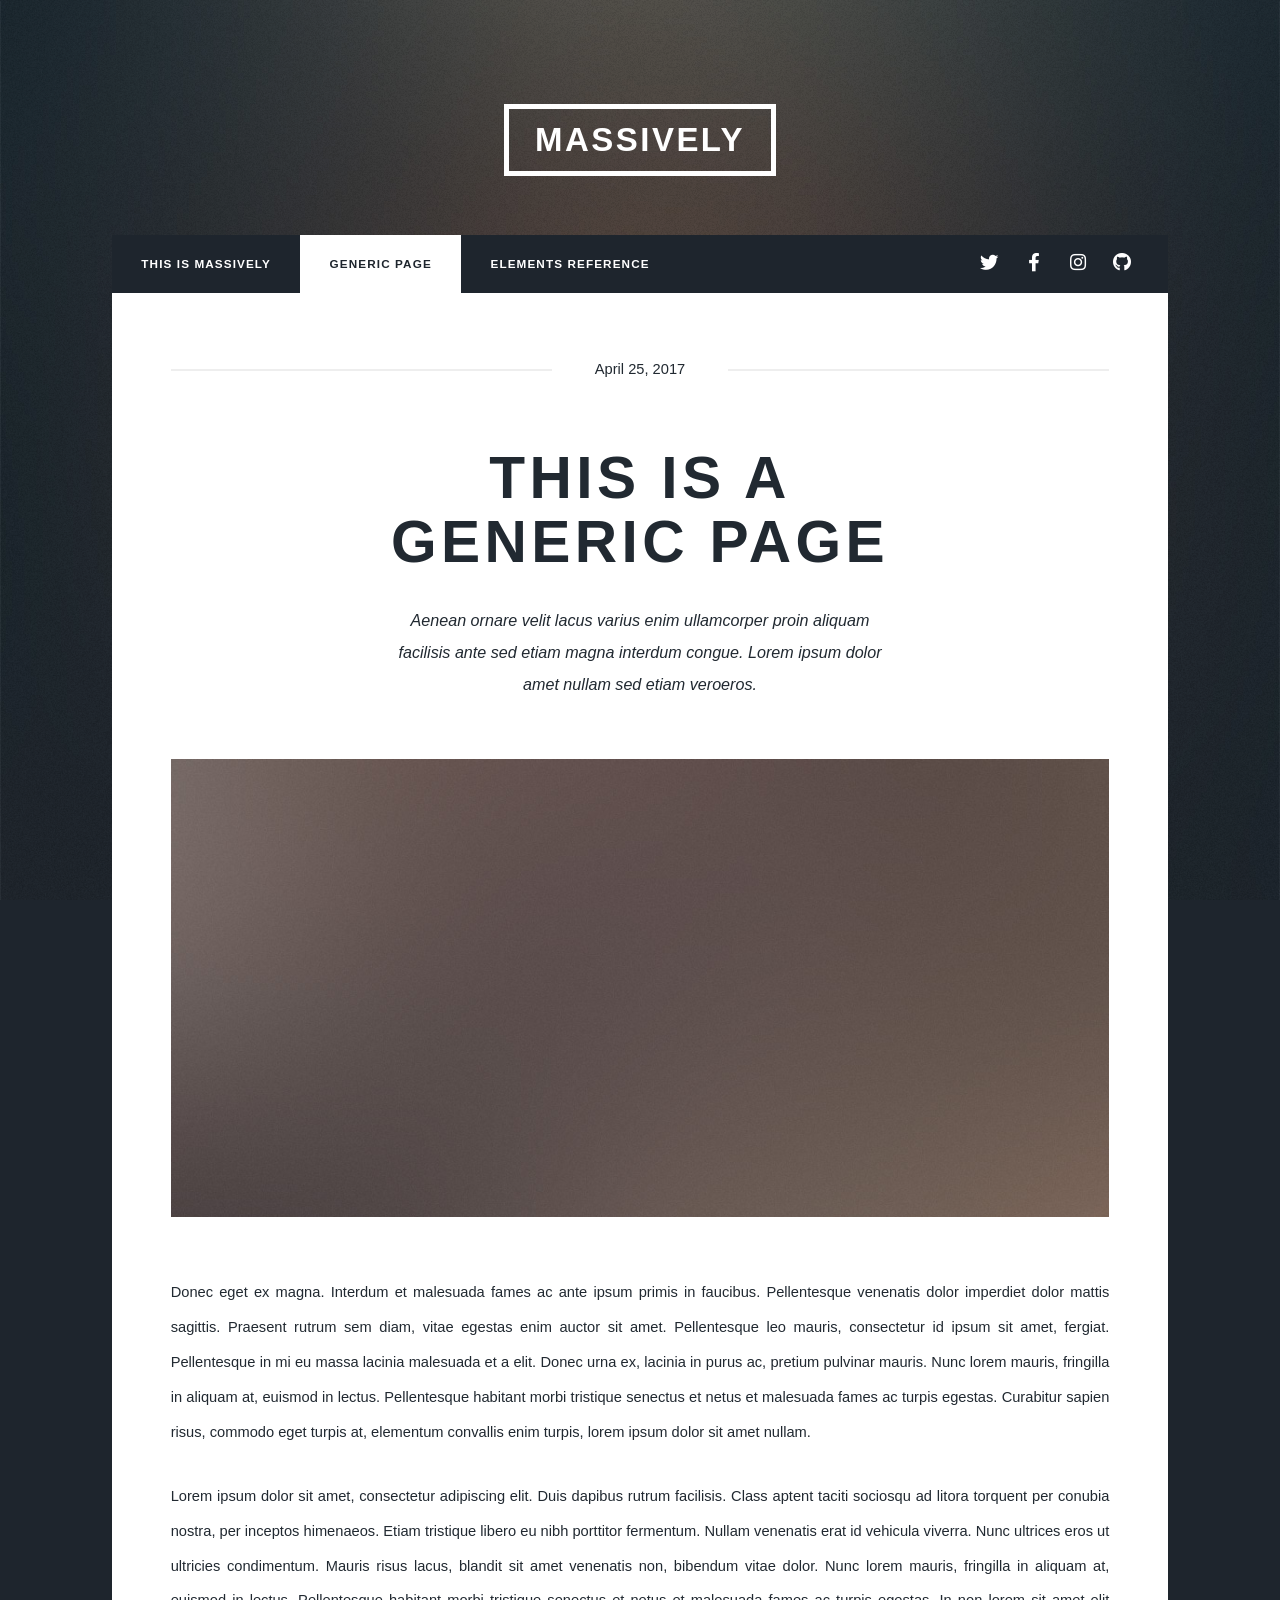
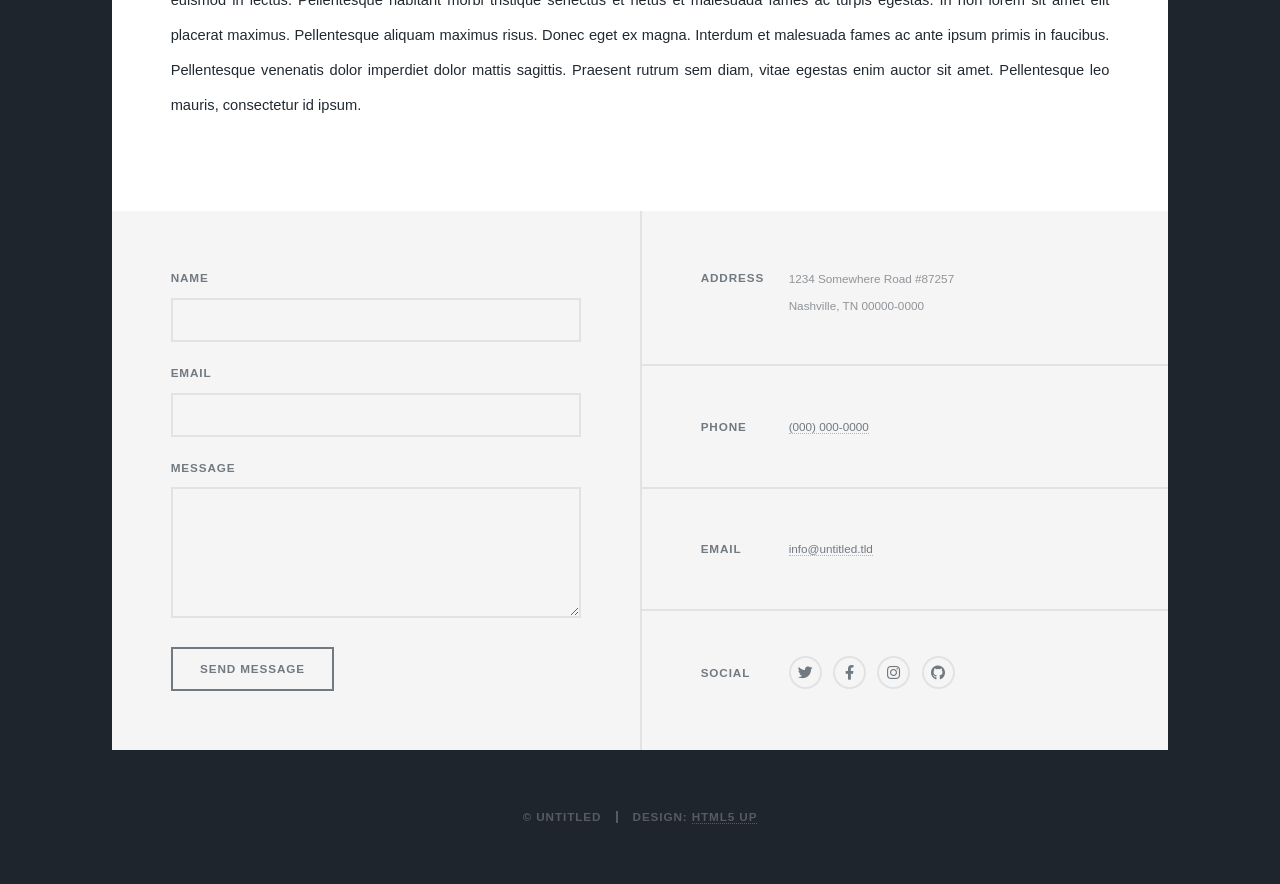
<file: generic.html>
<!DOCTYPE HTML>
<!--
	Massively by HTML5 UP
	html5up.net | @ajlkn
	Free for personal and commercial use under the CCA 3.0 license (html5up.net/license)
-->
<html>
	<head>
		<title>Generic Page - Massively by HTML5 UP</title>
		<meta charset="utf-8" />
		<meta name="viewport" content="width=device-width, initial-scale=1, user-scalable=no" />
		<link rel="stylesheet" href="assets/css/main.css" />
		<noscript><link rel="stylesheet" href="assets/css/noscript.css" /></noscript>
	</head>
	<body class="is-preload">

		<!-- Wrapper -->
			<div id="wrapper">

				<!-- Header -->
					<header id="header">
						<a href="index.html" class="logo">Massively</a>
					</header>

				<!-- Nav -->
					<nav id="nav">
						<ul class="links">
							<li><a href="index.html">This is Massively</a></li>
							<li class="active"><a href="generic.html">Generic Page</a></li>
							<li><a href="elements.html">Elements Reference</a></li>
						</ul>
						<ul class="icons">
							<li><a href="#" class="icon brands fa-twitter"><span class="label">Twitter</span></a></li>
							<li><a href="#" class="icon brands fa-facebook-f"><span class="label">Facebook</span></a></li>
							<li><a href="#" class="icon brands fa-instagram"><span class="label">Instagram</span></a></li>
							<li><a href="#" class="icon brands fa-github"><span class="label">GitHub</span></a></li>
						</ul>
					</nav>

				<!-- Main -->
					<div id="main">

						<!-- Post -->
							<section class="post">
								<header class="major">
									<span class="date">April 25, 2017</span>
									<h1>This is a<br />
									Generic Page</h1>
									<p>Aenean ornare velit lacus varius enim ullamcorper proin aliquam<br />
									facilisis ante sed etiam magna interdum congue. Lorem ipsum dolor<br />
									amet nullam sed etiam veroeros.</p>
								</header>
								<div class="image main"><img src="images/pic01.jpg" alt="" /></div>
								<p>Donec eget ex magna. Interdum et malesuada fames ac ante ipsum primis in faucibus. Pellentesque venenatis dolor imperdiet dolor mattis sagittis. Praesent rutrum sem diam, vitae egestas enim auctor sit amet. Pellentesque leo mauris, consectetur id ipsum sit amet, fergiat. Pellentesque in mi eu massa lacinia malesuada et a elit. Donec urna ex, lacinia in purus ac, pretium pulvinar mauris. Nunc lorem mauris, fringilla in aliquam at, euismod in lectus. Pellentesque habitant morbi tristique senectus et netus et malesuada fames ac turpis egestas. Curabitur sapien risus, commodo eget turpis at, elementum convallis enim turpis, lorem ipsum dolor sit amet nullam.</p>
								<p>Lorem ipsum dolor sit amet, consectetur adipiscing elit. Duis dapibus rutrum facilisis. Class aptent taciti sociosqu ad litora torquent per conubia nostra, per inceptos himenaeos. Etiam tristique libero eu nibh porttitor fermentum. Nullam venenatis erat id vehicula viverra. Nunc ultrices eros ut ultricies condimentum. Mauris risus lacus, blandit sit amet venenatis non, bibendum vitae dolor. Nunc lorem mauris, fringilla in aliquam at, euismod in lectus. Pellentesque habitant morbi tristique senectus et netus et malesuada fames ac turpis egestas. In non lorem sit amet elit placerat maximus. Pellentesque aliquam maximus risus. Donec eget ex magna. Interdum et malesuada fames ac ante ipsum primis in faucibus. Pellentesque venenatis dolor imperdiet dolor mattis sagittis. Praesent rutrum sem diam, vitae egestas enim auctor sit amet. Pellentesque leo mauris, consectetur id ipsum.</p>
							</section>

					</div>

				<!-- Footer -->
					<footer id="footer">
						<section>
							<form method="post" action="#">
								<div class="fields">
									<div class="field">
										<label for="name">Name</label>
										<input type="text" name="name" id="name" />
									</div>
									<div class="field">
										<label for="email">Email</label>
										<input type="text" name="email" id="email" />
									</div>
									<div class="field">
										<label for="message">Message</label>
										<textarea name="message" id="message" rows="3"></textarea>
									</div>
								</div>
								<ul class="actions">
									<li><input type="submit" value="Send Message" /></li>
								</ul>
							</form>
						</section>
						<section class="split contact">
							<section class="alt">
								<h3>Address</h3>
								<p>1234 Somewhere Road #87257<br />
								Nashville, TN 00000-0000</p>
							</section>
							<section>
								<h3>Phone</h3>
								<p><a href="#">(000) 000-0000</a></p>
							</section>
							<section>
								<h3>Email</h3>
								<p><a href="#">info@untitled.tld</a></p>
							</section>
							<section>
								<h3>Social</h3>
								<ul class="icons alt">
									<li><a href="#" class="icon brands alt fa-twitter"><span class="label">Twitter</span></a></li>
									<li><a href="#" class="icon brands alt fa-facebook-f"><span class="label">Facebook</span></a></li>
									<li><a href="#" class="icon brands alt fa-instagram"><span class="label">Instagram</span></a></li>
									<li><a href="#" class="icon brands alt fa-github"><span class="label">GitHub</span></a></li>
								</ul>
							</section>
						</section>
					</footer>

				<!-- Copyright -->
					<div id="copyright">
						<ul><li>&copy; Untitled</li><li>Design: <a href="https://html5up.net">HTML5 UP</a></li></ul>
					</div>

			</div>

		<!-- Scripts -->
			<script src="assets/js/jquery.min.js"></script>
			<script src="assets/js/jquery.scrollex.min.js"></script>
			<script src="assets/js/jquery.scrolly.min.js"></script>
			<script src="assets/js/browser.min.js"></script>
			<script src="assets/js/breakpoints.min.js"></script>
			<script src="assets/js/util.js"></script>
			<script src="assets/js/main.js"></script>

	</body>
</html>
</file>
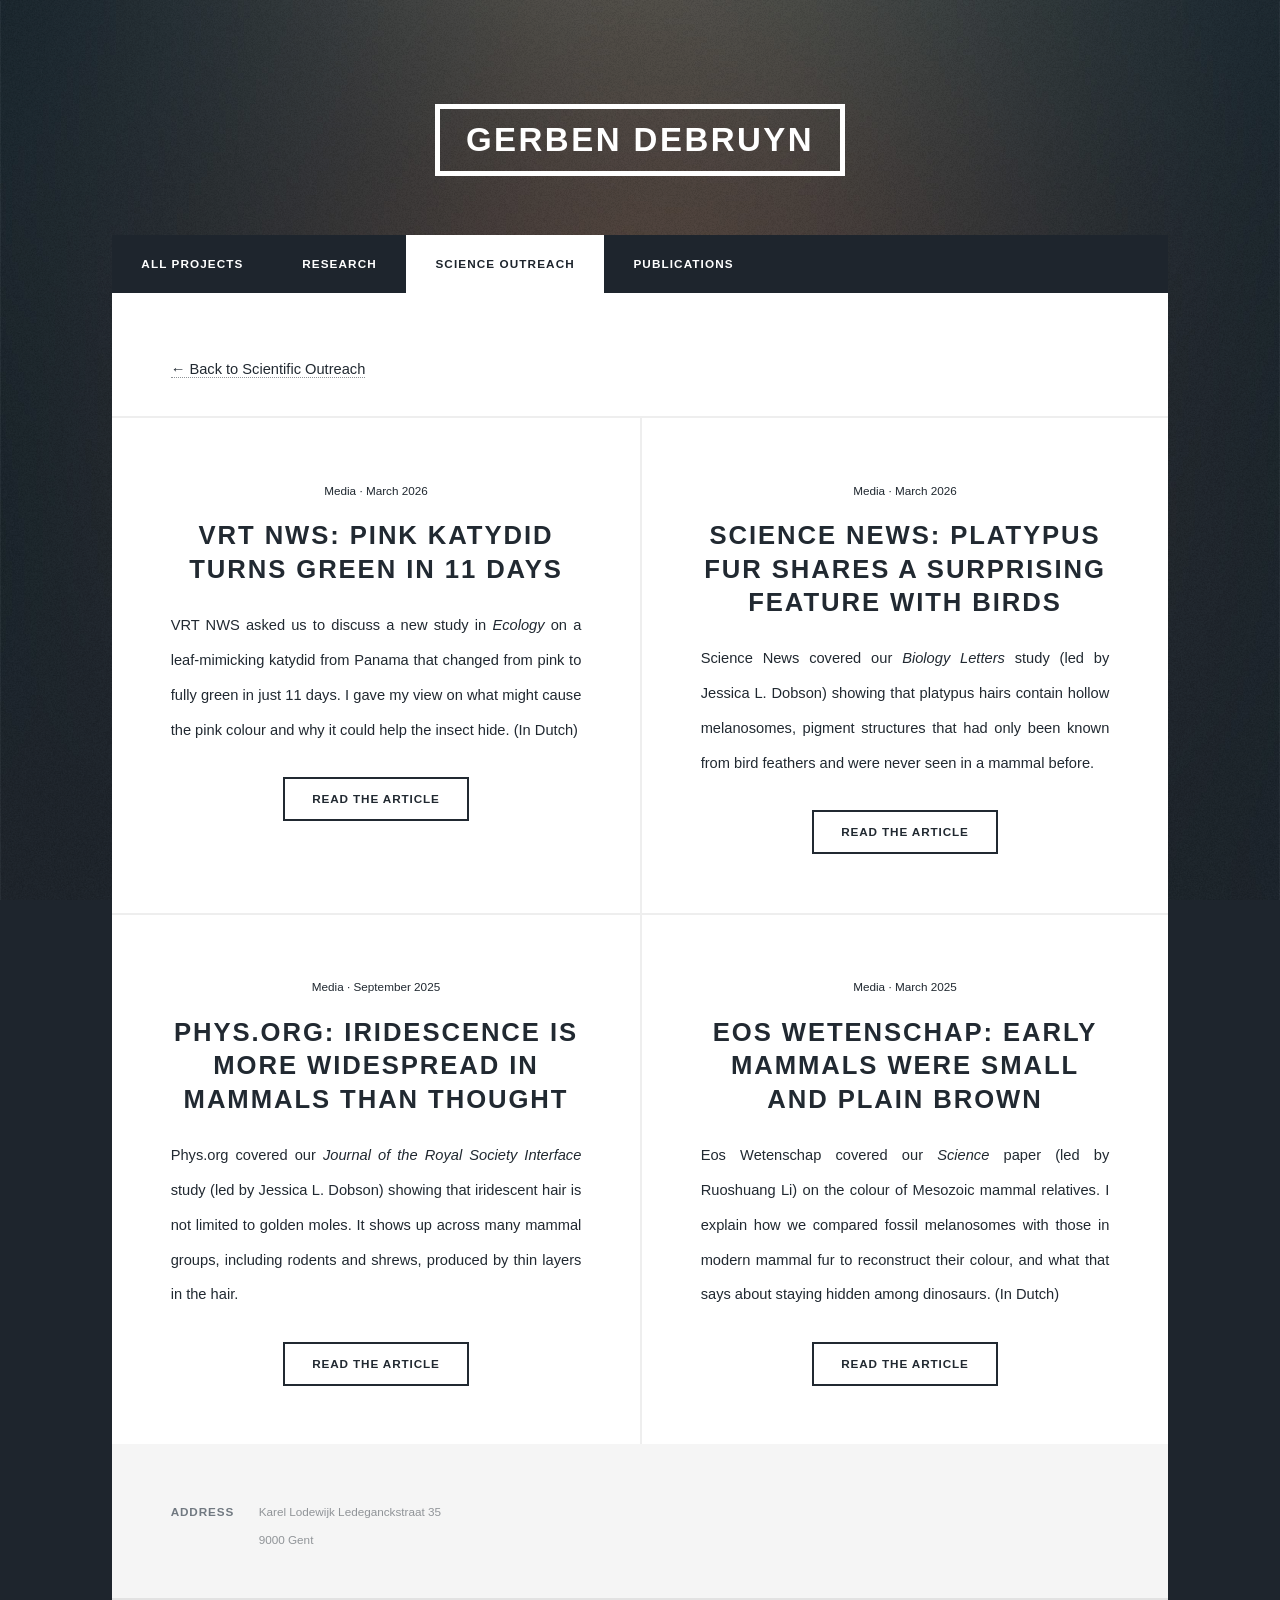
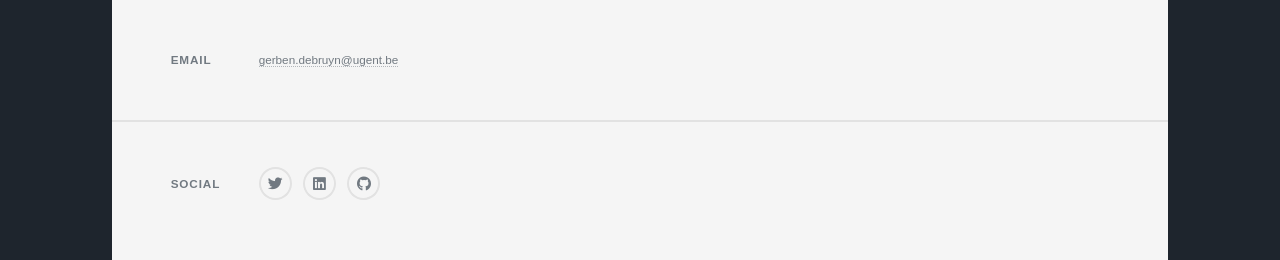
<file: media.html>
<!DOCTYPE html>
<html>
  <head>
    <title>Media &amp; Press - Gerben Debruyn</title>
    <meta charset="utf-8" />
    <meta
      name="viewport"
      content="width=device-width, initial-scale=1, user-scalable=no"
    />
    <link rel="stylesheet" href="assets/css/main.css" />
    <noscript
      ><link rel="stylesheet" href="assets/css/noscript.css"
    /></noscript>
  </head>
  <body class="is-preload">
    <!-- Wrapper -->
    <div id="wrapper" class="fade-in">
      <!-- Header -->
      <header id="header">
        <a href="index.html" class="logo">Gerben Debruyn</a>
      </header>

      <!-- Nav -->
      <nav id="nav">
      <ul class="links">
							<li><a href="index.html">All projects</a></li>
							<li><a href="research.html">Research</a></li>
							<li class="active"><a href="science_outreach.html">Science Outreach</a></li>
							<li><a href="mypublications.html">Publications</a></li>

						</ul>
      </nav>

      <!-- Main -->
      <div id="main">
        <p><a href="science_outreach.html">&larr; Back to Scientific Outreach</a></p>

        <section class="posts">
          <article>
            <header>
              <span class="date">Media · March 2026</span>
              <h2><a href="https://www.vrt.be/vrtnws/nl/2026/03/18/roze-sabelsprinkhaan-wordt-groen-in-11-dagen/" target="_blank">VRT NWS: pink katydid turns green in 11 days</a></h2>
            </header>
            <p>
              VRT NWS asked us to discuss a new study in <em>Ecology</em> on a
              leaf-mimicking katydid from Panama that changed from pink to fully
              green in just 11 days. I gave my view on what might cause the pink
              colour and why it could help the insect hide. (In Dutch)
            </p>
            <ul class="actions special">
              <li><a href="https://www.vrt.be/vrtnws/nl/2026/03/18/roze-sabelsprinkhaan-wordt-groen-in-11-dagen/" class="button" target="_blank">Read the article</a></li>
            </ul>
          </article>

          <article>
            <header>
              <span class="date">Media · March 2026</span>
              <h2><a href="https://www.sciencenews.org/article/platypus-fur-hollow-like-bird-feather" target="_blank">Science News: platypus fur shares a surprising feature with birds</a></h2>
            </header>
            <p>
              Science News covered our <em>Biology Letters</em> study (led by
              Jessica L. Dobson) showing that
              platypus hairs contain hollow melanosomes, pigment structures that
              had only been known from bird feathers and were never seen in a
              mammal before.
            </p>
            <ul class="actions special">
              <li><a href="https://www.sciencenews.org/article/platypus-fur-hollow-like-bird-feather" class="button" target="_blank">Read the article</a></li>
            </ul>
          </article>

          <article>
            <header>
              <span class="date">Media · September 2025</span>
              <h2><a href="https://phys.org/news/2025-09-iridescence-widespread-mammals-thought.html" target="_blank">Phys.org: iridescence is more widespread in mammals than thought</a></h2>
            </header>
            <p>
              Phys.org covered our <em>Journal of the Royal Society Interface</em>
              study (led by Jessica L. Dobson) showing that iridescent hair is
              not limited to golden moles.
              It shows up across many mammal groups, including rodents and shrews,
              produced by thin layers in the hair.
            </p>
            <ul class="actions special">
              <li><a href="https://phys.org/news/2025-09-iridescence-widespread-mammals-thought.html" class="button" target="_blank">Read the article</a></li>
            </ul>
          </article>

          <article>
            <header>
              <span class="date">Media · March 2025</span>
              <h2><a href="https://www.eoswetenschap.eu/natuur-milieu/vroege-zoogdieren-waren-klein-en-onopvallend-bruin-gekleurd" target="_blank">Eos Wetenschap: early mammals were small and plain brown</a></h2>
            </header>
            <p>
              Eos Wetenschap covered our <em>Science</em> paper (led by Ruoshuang
              Li) on the colour of Mesozoic mammal relatives. I explain how we compared fossil
              melanosomes with those in modern mammal fur to reconstruct their
              colour, and what that says about staying hidden among dinosaurs.
              (In Dutch)
            </p>
            <ul class="actions special">
              <li><a href="https://www.eoswetenschap.eu/natuur-milieu/vroege-zoogdieren-waren-klein-en-onopvallend-bruin-gekleurd" class="button" target="_blank">Read the article</a></li>
            </ul>
          </article>
        </section>

      </div>

      <!-- Footer -->
      <footer id="footer">
        <section class="split contact">
          <section class="alt">
            <h3>Address</h3>
            <p>
              Karel Lodewijk Ledeganckstraat 35<br />
              9000 Gent
            </p>
          </section>
          <section>
            <h3>Email</h3>
            <p>
              <a href="mailto:gerben.debruyn@ugent.be"
                >gerben.debruyn@ugent.be</a
              >
            </p>
          </section>
          <section>
            <h3>Social</h3>
            <ul class="icons alt">
              <li>
                <a
                  href="https://twitter.com/gerbendebruyn"
                  class="icon brands fa-twitter"
                  ><span class="label">Twitter</span></a
                >
              </li>
              <li>
                <a
                  href="https://www.linkedin.com/in/gerbendebruyn/"
                  class="icon brands fa-linkedin"
                  ><span class="label">LinkedIn</span></a
                >
              </li>
              <li>
                <a
                  href="https://github.com/gerbendebruyn"
                  class="icon brands fa-github"
                  ><span class="label">GitHub</span></a
                >
              </li>
            </ul>
          </section>
        </section>
      </footer>
    </div>

    <!-- Scripts -->
    <script src="assets/js/jquery.min.js"></script>
    <script src="assets/js/jquery.scrollex.min.js"></script>
    <script src="assets/js/jquery.scrolly.min.js"></script>
    <script src="assets/js/browser.min.js"></script>
    <script src="assets/js/breakpoints.min.js"></script>
    <script src="assets/js/util.js"></script>
    <script src="assets/js/main.js"></script>
  </body>
</html>
</file>
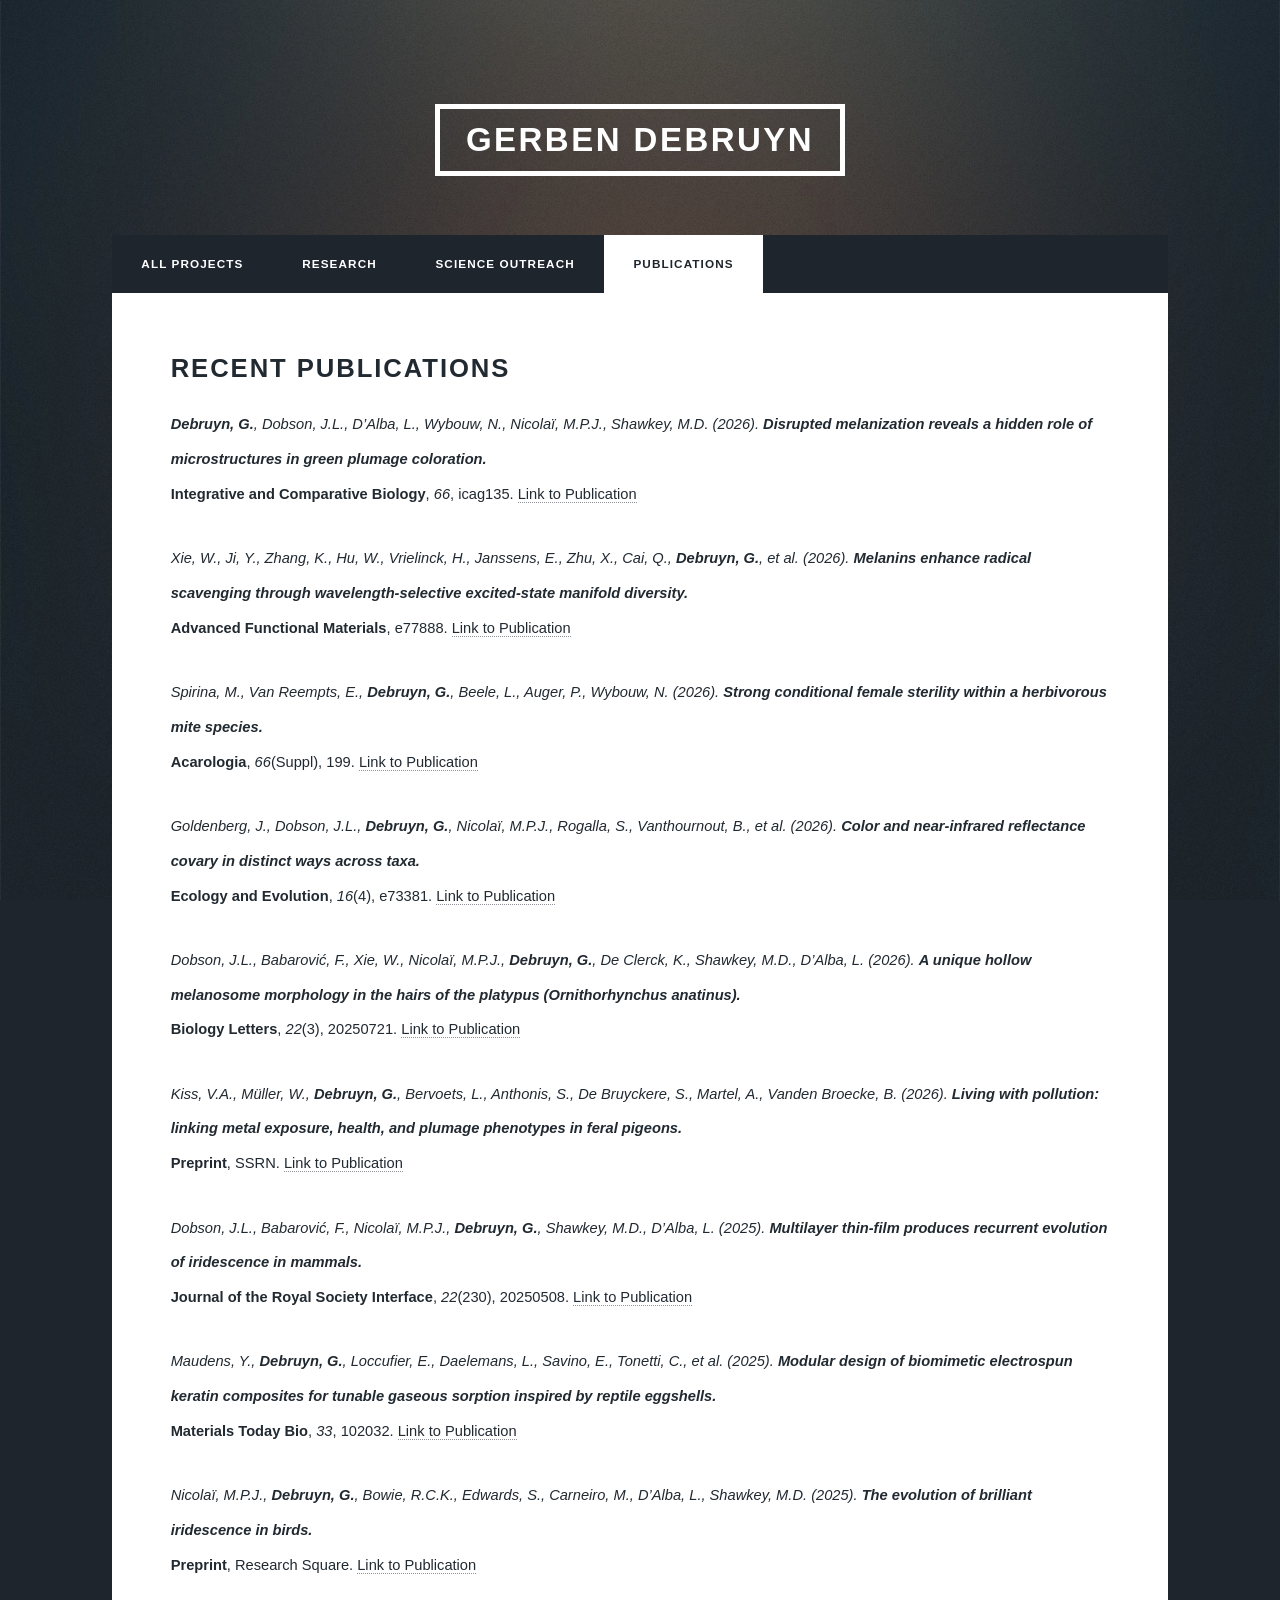
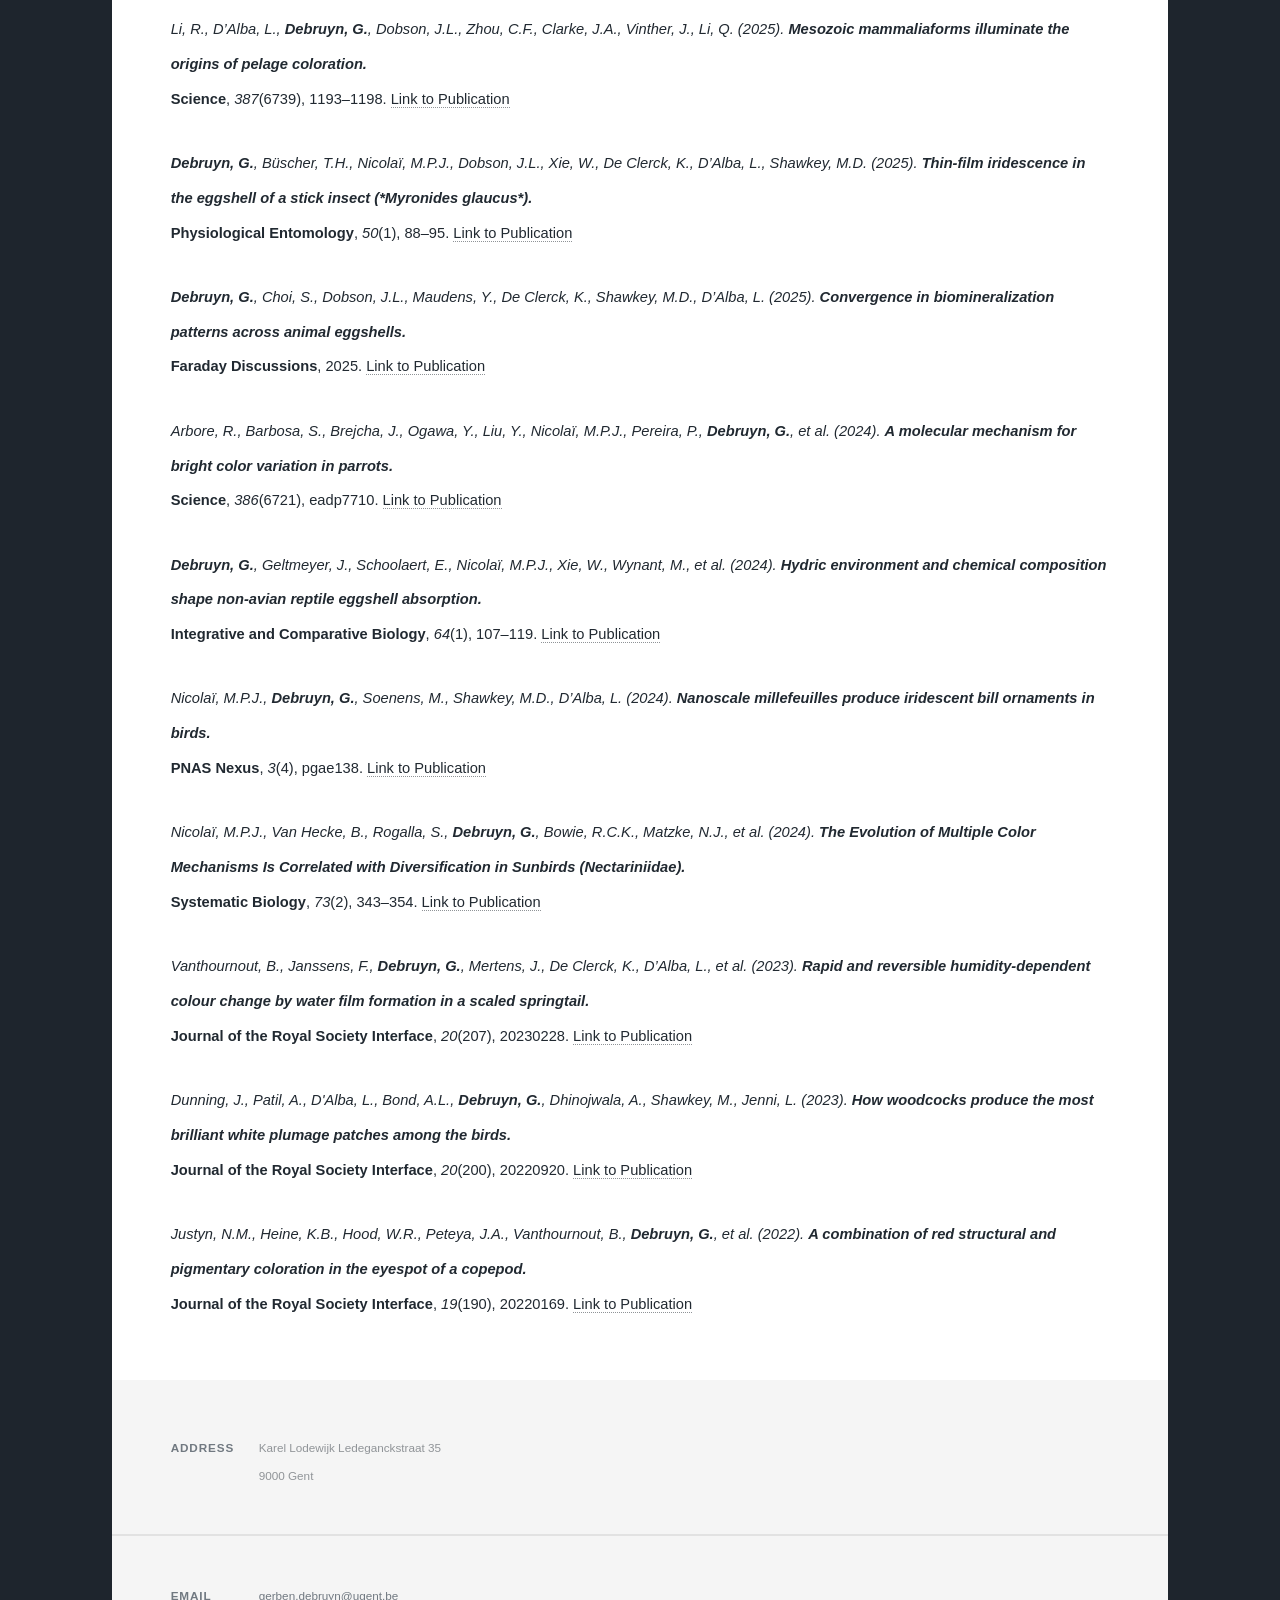
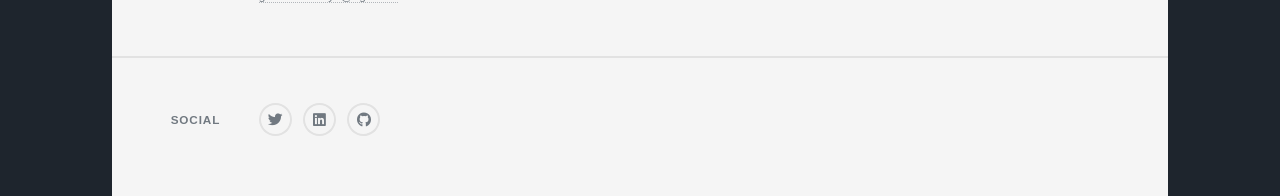
<file: mypublications.html>
<!DOCTYPE html>
<html lang="en">
<head>
    <meta charset="UTF-8">
    <meta name="viewport" content="width=device-width, initial-scale=1.0">
    <meta name="author" content="Gerben Debruyn">
    <meta name="description" content="Gerben Debruyn's Publications">
    <title>Gerben Debruyn's Publications</title>
    <link rel="stylesheet" href="assets/css/main.css" />
    <noscript><link rel="stylesheet" href="assets/css/noscript.css" /></noscript>
</head>
<body class="is-preload">
    <!-- Wrapper -->
    <div id="wrapper" class="fade-in">
        <!-- Header -->
        <header id="header">
            <a href="index.html" class="logo">Gerben Debruyn</a>
        </header>

        <!-- Nav -->
        <nav id="nav">
            <ul class="links">
                <li><a href="index.html">All projects</a></li>
                <li><a href="research.html">Research</a></li>
                <li><a href="science_outreach.html">Science Outreach</a></li>
                <li class="active"><a href="mypublications.html">Publications</a></li>
            </ul>
        </nav>

        <!-- Main -->
        <div id="main">
            <div class="container">
    <h2>Recent Publications</h2>

    <div class="publication">
        <em><strong>Debruyn, G.</strong>, Dobson, J.L., D’Alba, L., Wybouw, N., Nicolaï, M.P.J., Shawkey, M.D. (2026).</em>
        <strong><em>Disrupted melanization reveals a hidden role of microstructures in green plumage coloration.</em></strong>
        <p><strong>Integrative and Comparative Biology</strong>, <em>66</em>, icag135.
        <a href="https://doi.org/10.1093/icb/icag135" target="_blank">Link to Publication</a></p>
    </div>

    <div class="publication">
        <em>Xie, W., Ji, Y., Zhang, K., Hu, W., Vrielinck, H., Janssens, E., Zhu, X., Cai, Q., <strong>Debruyn, G.</strong>, et al. (2026).</em>
        <strong><em>Melanins enhance radical scavenging through wavelength‐selective excited‐state manifold diversity.</em></strong>
        <p><strong>Advanced Functional Materials</strong>, e77888.
        <a href="https://doi.org/10.1002/adfm.77888" target="_blank">Link to Publication</a></p>
    </div>

    <div class="publication">
        <em>Spirina, M., Van Reempts, E., <strong>Debruyn, G.</strong>, Beele, L., Auger, P., Wybouw, N. (2026).</em>
        <strong><em>Strong conditional female sterility within a herbivorous mite species.</em></strong>
        <p><strong>Acarologia</strong>, <em>66</em>(Suppl), 199.
        <a href="https://doi.org/10.24349/5k0o-qsyw" target="_blank">Link to Publication</a></p>
    </div>

    <div class="publication">
        <em>Goldenberg, J., Dobson, J.L., <strong>Debruyn, G.</strong>, Nicolaï, M.P.J., Rogalla, S., Vanthournout, B., et al. (2026).</em>
        <strong><em>Color and near‐infrared reflectance covary in distinct ways across taxa.</em></strong>
        <p><strong>Ecology and Evolution</strong>, <em>16</em>(4), e73381.
        <a href="https://doi.org/10.1002/ece3.73381" target="_blank">Link to Publication</a></p>
    </div>

    <div class="publication">
        <em>Dobson, J.L., Babarović, F., Xie, W., Nicolaï, M.P.J., <strong>Debruyn, G.</strong>, De Clerck, K., Shawkey, M.D., D’Alba, L. (2026).</em>
        <strong><em>A unique hollow melanosome morphology in the hairs of the platypus (<em>Ornithorhynchus anatinus</em>).</em></strong>
        <p><strong>Biology Letters</strong>, <em>22</em>(3), 20250721.
        <a href="https://doi.org/10.1098/rsbl.2025.0721" target="_blank">Link to Publication</a></p>
    </div>

    <div class="publication">
        <em>Kiss, V.A., Müller, W., <strong>Debruyn, G.</strong>, Bervoets, L., Anthonis, S., De Bruyckere, S., Martel, A., Vanden Broecke, B. (2026).</em>
        <strong><em>Living with pollution: linking metal exposure, health, and plumage phenotypes in feral pigeons.</em></strong>
        <p><strong>Preprint</strong>, SSRN.
        <a href="https://doi.org/10.2139/ssrn.7322358" target="_blank">Link to Publication</a></p>
    </div>

    <div class="publication">
        <em>Dobson, J.L., Babarović, F., Nicolaï, M.P.J., <strong>Debruyn, G.</strong>, Shawkey, M.D., D’Alba, L. (2025).</em>
        <strong><em>Multilayer thin-film produces recurrent evolution of iridescence in mammals.</em></strong>
        <p><strong>Journal of the Royal Society Interface</strong>, <em>22</em>(230), 20250508.
        <a href="https://doi.org/10.1098/rsif.2025.0508" target="_blank">Link to Publication</a></p>
    </div>

    <div class="publication">
        <em>Maudens, Y., <strong>Debruyn, G.</strong>, Loccufier, E., Daelemans, L., Savino, E., Tonetti, C., et al. (2025).</em>
        <strong><em>Modular design of biomimetic electrospun keratin composites for tunable gaseous sorption inspired by reptile eggshells.</em></strong>
        <p><strong>Materials Today Bio</strong>, <em>33</em>, 102032.
        <a href="https://doi.org/10.1016/j.mtbio.2025.102032" target="_blank">Link to Publication</a></p>
    </div>

    <div class="publication">
        <em>Nicolaï, M.P.J., <strong>Debruyn, G.</strong>, Bowie, R.C.K., Edwards, S., Carneiro, M., D’Alba, L., Shawkey, M.D. (2025).</em>
        <strong><em>The evolution of brilliant iridescence in birds.</em></strong>
        <p><strong>Preprint</strong>, Research Square.
        <a href="https://doi.org/10.21203/rs.3.rs-8020267/v1" target="_blank">Link to Publication</a></p>
    </div>

    <div class="publication">
        <em>Li, R., D’Alba, L., <strong>Debruyn, G.</strong>, Dobson, J.L., Zhou, C.F., Clarke, J.A., Vinther, J., Li, Q. (2025).</em>  
        <strong><em>Mesozoic mammaliaforms illuminate the origins of pelage coloration.</em></strong>  
        <p><strong>Science</strong>, <em>387</em>(6739), 1193–1198.
        <a href="https://www.science.org/doi/abs/10.1126/science.ads9734" target="_blank">Link to Publication</a></p>
    </div>

    <div class="publication">
        <em><strong>Debruyn, G.</strong>, Büscher, T.H., Nicolaï, M.P.J., Dobson, J.L., Xie, W., De Clerck, K., D’Alba, L., Shawkey, M.D. (2025).</em>  
        <strong><em>Thin‐film iridescence in the eggshell of a stick insect (*Myronides glaucus*).</em></strong>  
        <p><strong>Physiological Entomology</strong>, <em>50</em>(1), 88–95.
        <a href="https://resjournals.onlinelibrary.wiley.com/doi/epdf/10.1111/phen.12469" target="_blank">Link to Publication</a></p>
    </div>

    <div class="publication">
        <em><strong>Debruyn, G.</strong>, Choi, S., Dobson, J.L., Maudens, Y., De Clerck, K., Shawkey, M.D., D’Alba, L. (2025).</em>  
        <strong><em>Convergence in biomineralization patterns across animal eggshells.</em></strong>  
        <p><strong>Faraday Discussions</strong>, 2025.
        <a href="https://pubs.rsc.org/en/content/articlehtml/2024/fd/d5fd00028a" target="_blank">Link to Publication</a></p>
    </div>

    <div class="publication">
        <em>Arbore, R., Barbosa, S., Brejcha, J., Ogawa, Y., Liu, Y., Nicolaï, M.P.J., Pereira, P., <strong>Debruyn, G.</strong>, et al. (2024).</em>  
        <strong><em>A molecular mechanism for bright color variation in parrots.</em></strong>  
        <p><strong>Science</strong>, <em>386</em>(6721), eadp7710.
        <a href="https://www.science.org/doi/abs/10.1126/science.adp7710" target="_blank">Link to Publication</a></p>
    </div>

    <div class="publication">
        <em><strong>Debruyn, G.</strong>, Geltmeyer, J., Schoolaert, E., Nicolaï, M.P.J., Xie, W., Wynant, M., et al. (2024).</em>  
        <strong><em>Hydric environment and chemical composition shape non-avian reptile eggshell absorption.</em></strong>  
        <p><strong>Integrative and Comparative Biology</strong>, <em>64</em>(1), 107–119.
        <a href="https://academic.oup.com/icb/article-abstract/64/1/107/7675500" target="_blank">Link to Publication</a></p>
    </div>

    <div class="publication">
        <em>Nicolaï, M.P.J., <strong>Debruyn, G.</strong>, Soenens, M., Shawkey, M.D., D’Alba, L. (2024).</em>  
        <strong><em>Nanoscale millefeuilles produce iridescent bill ornaments in birds.</em></strong>  
        <p><strong>PNAS Nexus</strong>, <em>3</em>(4), pgae138.
        <a href="https://academic.oup.com/pnasnexus/article/3/4/pgae138/7639422" target="_blank">Link to Publication</a></p>
    </div>

    <div class="publication">
        <em>Nicolaï, M.P.J., Van Hecke, B., Rogalla, S., <strong>Debruyn, G.</strong>, Bowie, R.C.K., Matzke, N.J., et al. (2024).</em>  
        <strong><em>The Evolution of Multiple Color Mechanisms Is Correlated with Diversification in Sunbirds (Nectariniidae).</em></strong>  
        <p><strong>Systematic Biology</strong>, <em>73</em>(2), 343–354.
        <a href="https://academic.oup.com/sysbio/article/73/2/343/7593426" target="_blank">Link to Publication</a></p>
    </div>

    <div class="publication">
        <em>Vanthournout, B., Janssens, F., <strong>Debruyn, G.</strong>, Mertens, J., De Clerck, K., D’Alba, L., et al. (2023).</em>  
        <strong><em>Rapid and reversible humidity-dependent colour change by water film formation in a scaled springtail.</em></strong>  
        <p><strong>Journal of the Royal Society Interface</strong>, <em>20</em>(207), 20230228.
        <a href="https://royalsocietypublishing.org/doi/full/10.1098/rsif.2023.0228" target="_blank">Link to Publication</a></p>
    </div>

    <div class="publication">
        <em>Dunning, J., Patil, A., D'Alba, L., Bond, A.L., <strong>Debruyn, G.</strong>, Dhinojwala, A., Shawkey, M., Jenni, L. (2023).</em>  
        <strong><em>How woodcocks produce the most brilliant white plumage patches among the birds.</em></strong>  
        <p><strong>Journal of the Royal Society Interface</strong>, <em>20</em>(200), 20220920.  
        <a href="https://royalsocietypublishing.org/doi/full/10.1098/rsif.2022.0920" target="_blank">Link to Publication</a></p>
    </div>

    <div class="publication">
        <em>Justyn, N.M., Heine, K.B., Hood, W.R., Peteya, J.A., Vanthournout, B., <strong>Debruyn, G.</strong>, et al. (2022).</em>  
        <strong><em>A combination of red structural and pigmentary coloration in the eyespot of a copepod.</em></strong>  
        <p><strong>Journal of the Royal Society Interface</strong>, <em>19</em>(190), 20220169.
        <a href="https://royalsocietypublishing.org/doi/full/10.1098/rsif.2022.0169" target="_blank">Link to Publication</a></p>
    </div>
</div>

        </div>

        <!-- Footer -->
        <footer id="footer">
            <section class="split contact">
                <section class="alt">
                    <h3>Address</h3>
                    <p>
                        Karel Lodewijk Ledeganckstraat 35<br />
                        9000 Gent
                    </p>
                </section>
                <section>
                    <h3>Email</h3>
                    <p>
                        <a href="mailto:gerben.debruyn@ugent.be">gerben.debruyn@ugent.be</a>
                    </p>
                </section>
                <section>
                    <h3>Social</h3>
                    <ul class="icons alt">
                        <li>
                            <a href="https://twitter.com/gerbendebruyn" class="icon brands fa-twitter">
                                <span class="label">Twitter</span>
                            </a>
                        </li>
                        <li>
                            <a href="https://www.linkedin.com/in/gerbendebruyn/" class="icon brands fa-linkedin">
                                <span class="label">LinkedIn</span>
                            </a>
                        </li>
                        <li>
                            <a href="https://github.com/gerbendebruyn" class="icon brands fa-github">
                                <span class="label">GitHub</span>
                            </a>
                        </li>
                    </ul>
                </section>
            </section>
        </footer>
    </div>

    <!-- Scripts -->
    <script src="assets/js/jquery.min.js"></script>
    <script src="assets/js/jquery.scrollex.min.js"></script>
    <script src="assets/js/jquery.scrolly.min.js"></script>
    <script src="assets/js/browser.min.js"></script>
    <script src="assets/js/breakpoints.min.js"></script>
    <script src="assets/js/util.js"></script>
    <script src="assets/js/main.js"></script>
</body>
</html>
</file>
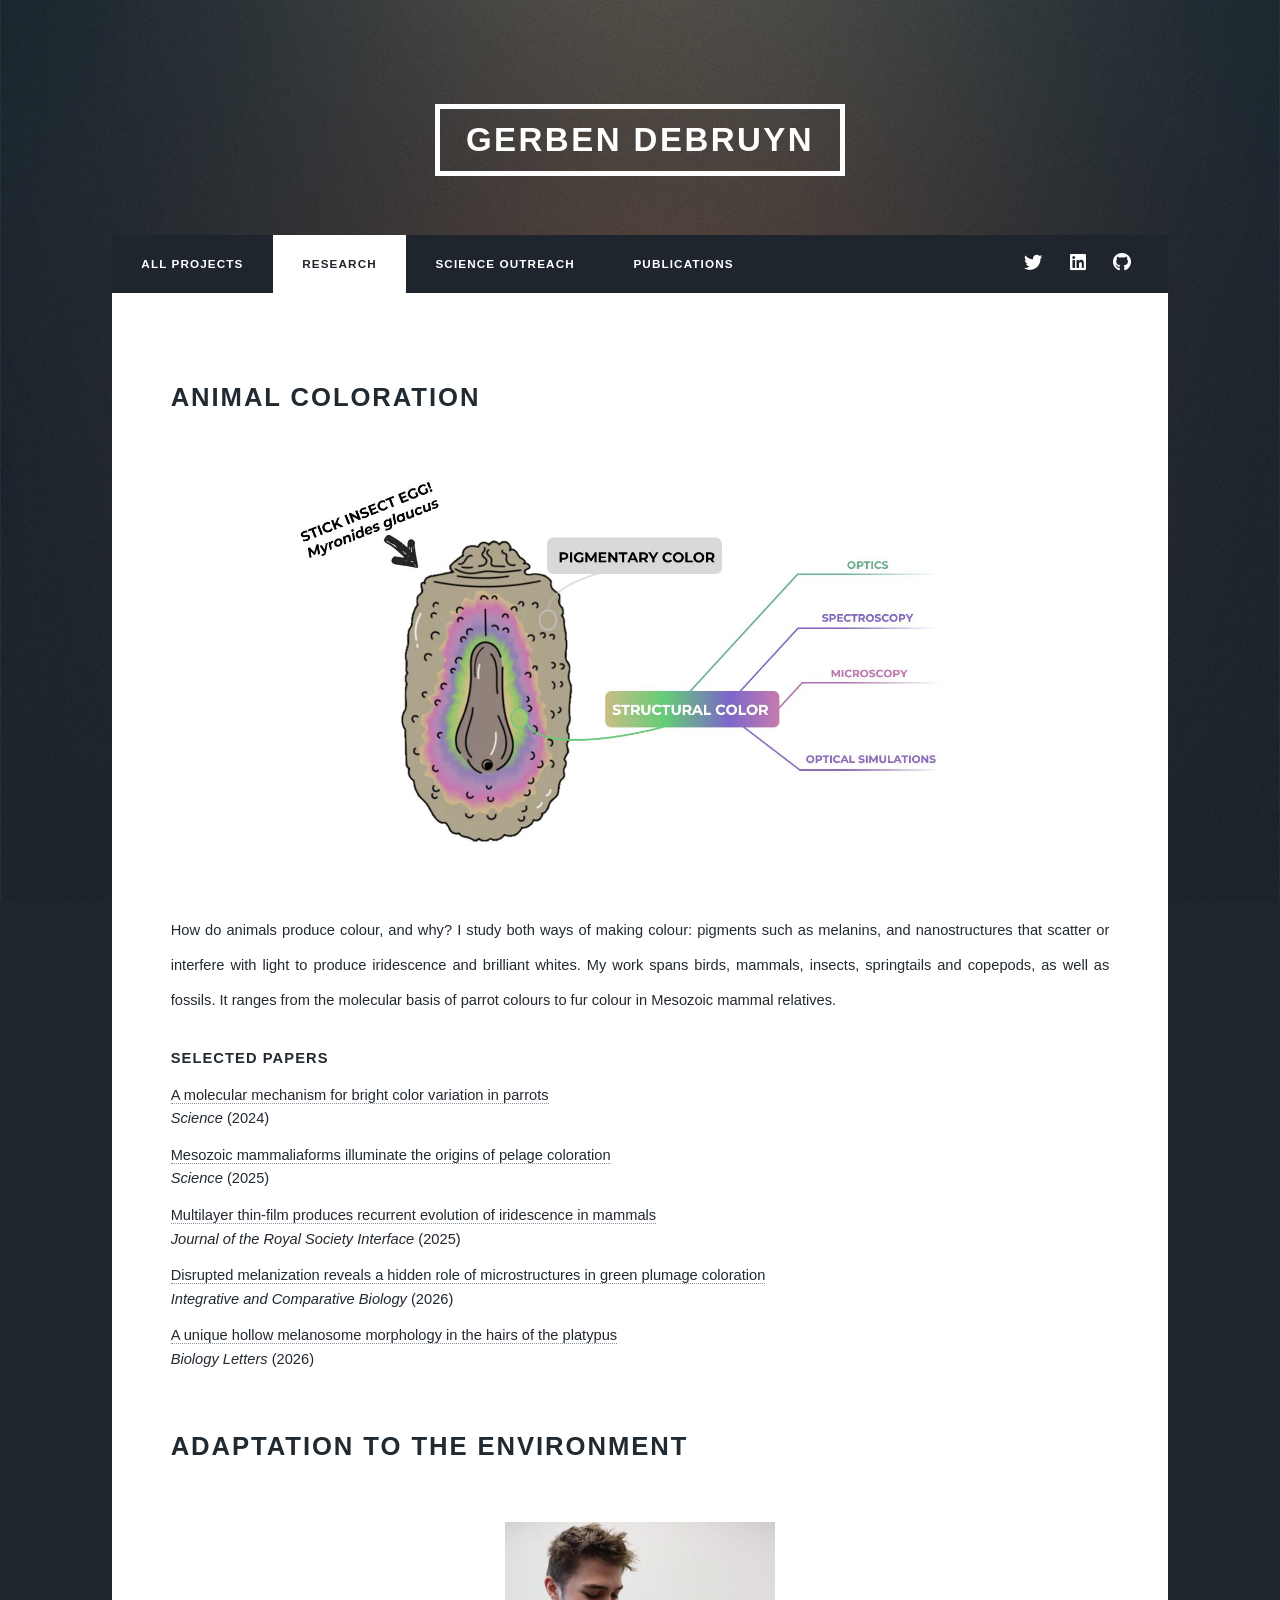
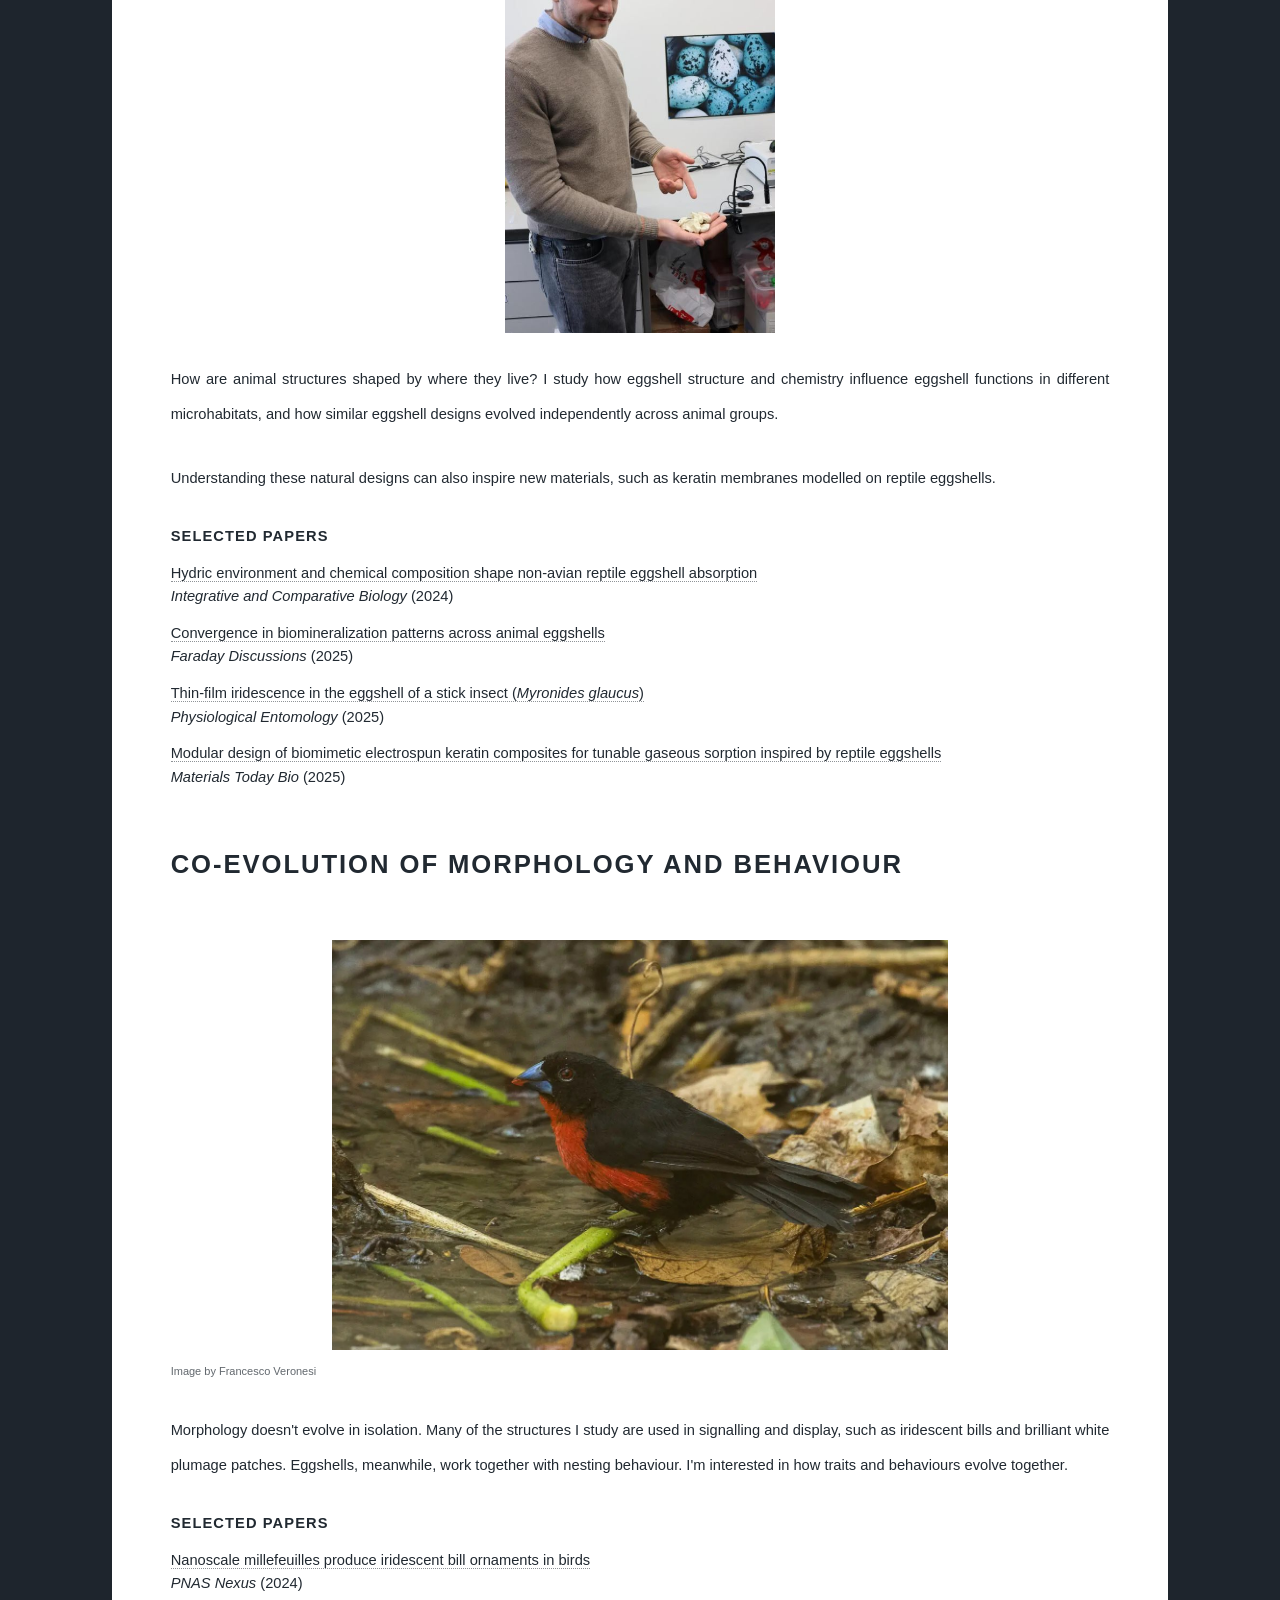
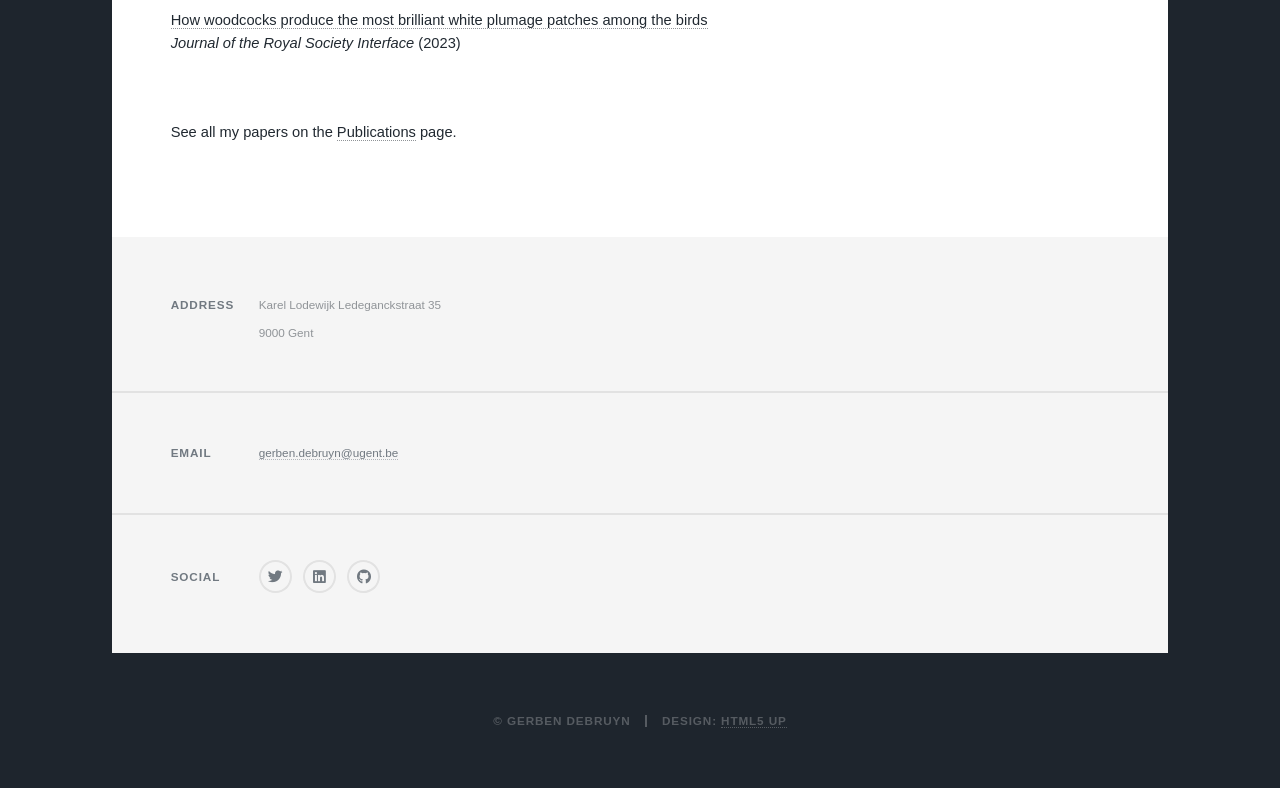
<file: research.html>
<!DOCTYPE HTML>
<!--
	Massively by HTML5 UP
	html5up.net | @ajlkn
	Free for personal and commercial use under the CCA 3.0 license (html5up.net/license)
-->
<html lang="en">
	<head>
		<title>Research | Gerben Debruyn</title>
		<meta charset="utf-8" />
		<meta name="viewport" content="width=device-width, initial-scale=1, user-scalable=no" />
		<meta name="author" content="Gerben Debruyn">
		<meta name="description" content="Gerben Debruyn's research: animal coloration, adaptation to the environment, and the co-evolution of morphology and behaviour.">
		<link rel="stylesheet" href="assets/css/main.css" />
		<noscript><link rel="stylesheet" href="assets/css/noscript.css" /></noscript>
		<style>
			.research-area { margin-bottom: 4rem; }
			.research-area .image.main { margin-bottom: 2rem; }
			.research-area .image.main img { max-height: 28rem; object-fit: contain; width: 100%; }
			.research-area ul.papers { list-style: none; padding-left: 0; }
			.research-area ul.papers li { padding-left: 0; margin-bottom: 0.9rem; line-height: 1.6; }
			.research-area .credit { font-size: 0.75rem; opacity: 0.7; margin-top: -1.5rem; }
		</style>
	</head>
	<body class="is-preload">

		<!-- Wrapper -->
		<div id="wrapper" class="fade-in">

			<!-- Header -->
			<header id="header">
				<a href="index.html" class="logo">Gerben Debruyn</a>
			</header>

			<!-- Nav -->
			<nav id="nav">
				<ul class="links">
					<li><a href="index.html">All projects</a></li>
					<li class="active"><a href="research.html">Research</a></li>
					<li><a href="science_outreach.html">Science Outreach</a></li>
					<li><a href="mypublications.html">Publications</a></li>
				</ul>
				<ul class="icons">
					<li><a href="https://twitter.com/gerbendebruyn?lang=en" class="icon brands fa-twitter"><span class="label">Twitter</span></a></li>
					<li><a href="https://www.linkedin.com/in/gerbendebruyn/" class="icon brands fa-linkedin"><span class="label">Linkedin</span></a></li>
					<li><a href="https://github.com/gerbendebruyn" class="icon brands fa-github"><span class="label">GitHub</span></a></li>
				</ul>
			</nav>

			<!-- Main -->
			<div id="main">

				<section class="post">

					<!-- Area 1 -->
					<article class="research-area">
						<h2>Animal coloration</h2>
						<span class="image main"><img src="images/thinfilm.jpg" alt="Diagram of a stick insect egg showing pigmentary and structural colour" /></span>
						<p>How do animals produce colour, and why? I study both ways of making colour: pigments such as
						melanins, and nanostructures that scatter or interfere with light to produce iridescence and
						brilliant whites. My work spans birds, mammals, insects, springtails and copepods, as well as
						fossils. It ranges from the molecular basis of parrot colours to fur colour in Mesozoic mammal relatives.</p>
						<h4>Selected papers</h4>
						<ul class="papers">
							<li><a href="https://www.science.org/doi/abs/10.1126/science.adp7710" target="_blank">A molecular mechanism for bright color variation in parrots</a><br /><em>Science</em> (2024)</li>
							<li><a href="https://www.science.org/doi/abs/10.1126/science.ads9734" target="_blank">Mesozoic mammaliaforms illuminate the origins of pelage coloration</a><br /><em>Science</em> (2025)</li>
							<li><a href="https://doi.org/10.1098/rsif.2025.0508" target="_blank">Multilayer thin-film produces recurrent evolution of iridescence in mammals</a><br /><em>Journal of the Royal Society Interface</em> (2025)</li>
							<li><a href="https://doi.org/10.1093/icb/icag135" target="_blank">Disrupted melanization reveals a hidden role of microstructures in green plumage coloration</a><br /><em>Integrative and Comparative Biology</em> (2026)</li>
							<li><a href="https://doi.org/10.1098/rsbl.2025.0721" target="_blank">A unique hollow melanosome morphology in the hairs of the platypus</a><br /><em>Biology Letters</em> (2026)</li>
						</ul>
					</article>

					<!-- Area 2 -->
					<article class="research-area">
						<h2>Adaptation to the environment</h2>
						<span class="image main"><img src="images/reptilewater.jpg" alt="Gerben holding reptile eggshells in the lab" /></span>
						<p>How are animal structures shaped by where they live? I study how eggshell structure and
						chemistry influence eggshell functions in different microhabitats, and how similar eggshell
						designs evolved independently across animal groups.</p>
						<p>Understanding these natural designs can also inspire new materials, such as keratin membranes
						modelled on reptile eggshells.</p>
						<h4>Selected papers</h4>
						<ul class="papers">
							<li><a href="https://academic.oup.com/icb/article-abstract/64/1/107/7675500" target="_blank">Hydric environment and chemical composition shape non-avian reptile eggshell absorption</a><br /><em>Integrative and Comparative Biology</em> (2024)</li>
							<li><a href="https://pubs.rsc.org/en/content/articlehtml/2024/fd/d5fd00028a" target="_blank">Convergence in biomineralization patterns across animal eggshells</a><br /><em>Faraday Discussions</em> (2025)</li>
							<li><a href="https://resjournals.onlinelibrary.wiley.com/doi/full/10.1111/phen.12469" target="_blank">Thin-film iridescence in the eggshell of a stick insect (<em>Myronides glaucus</em>)</a><br /><em>Physiological Entomology</em> (2025)</li>
							<li><a href="https://doi.org/10.1016/j.mtbio.2025.102032" target="_blank">Modular design of biomimetic electrospun keratin composites for tunable gaseous sorption inspired by reptile eggshells</a><br /><em>Materials Today Bio</em> (2025)</li>
						</ul>
					</article>

					<!-- Area 3 -->
					<article class="research-area">
						<h2>Co-evolution of morphology and behaviour</h2>
						<span class="image main"><img src="images/bluebillx.jpg" alt="Bird with an iridescent blue bill" /></span>
						<p class="credit">Image by Francesco Veronesi</p>
						<p>Morphology doesn't evolve in isolation. Many of the structures I study are used in signalling and
						display, such as iridescent bills and brilliant white plumage patches. Eggshells, meanwhile, work
						together with nesting behaviour. I'm interested in how traits and behaviours evolve together.</p>
						<h4>Selected papers</h4>
						<ul class="papers">
							<li><a href="https://academic.oup.com/pnasnexus/article/3/4/pgae138/7639422" target="_blank">Nanoscale millefeuilles produce iridescent bill ornaments in birds</a><br /><em>PNAS Nexus</em> (2024)</li>
							<li><a href="https://royalsocietypublishing.org/doi/full/10.1098/rsif.2022.0920" target="_blank">How woodcocks produce the most brilliant white plumage patches among the birds</a><br /><em>Journal of the Royal Society Interface</em> (2023)</li>						</ul>
					</article>

					<p>See all my papers on the <a href="mypublications.html">Publications</a> page.</p>
				</section>

			</div>

			<!-- Footer -->
			<footer id="footer">
				<section class="split contact">
					<section class="alt">
						<h3>Address</h3>
						<p>
							Karel Lodewijk Ledeganckstraat 35<br />
							9000 Gent
						</p>
					</section>
					<section>
						<h3>Email</h3>
						<p><a href="mailto:gerben.debruyn@ugent.be">gerben.debruyn@ugent.be</a></p>
					</section>
					<section>
						<h3>Social</h3>
						<ul class="icons alt">
							<li><a href="https://twitter.com/gerbendebruyn" class="icon brands fa-twitter"><span class="label">Twitter</span></a></li>
							<li><a href="https://www.linkedin.com/in/gerbendebruyn/" class="icon brands fa-linkedin"><span class="label">LinkedIn</span></a></li>
							<li><a href="https://github.com/gerbendebruyn" class="icon brands fa-github"><span class="label">GitHub</span></a></li>
						</ul>
					</section>
				</section>
			</footer>

			<!-- Copyright -->
			<div id="copyright">
				<ul><li>&copy; Gerben Debruyn</li><li>Design: <a href="https://html5up.net">HTML5 UP</a></li></ul>
			</div>

		</div>

		<!-- Scripts -->
		<script src="assets/js/jquery.min.js"></script>
		<script src="assets/js/jquery.scrollex.min.js"></script>
		<script src="assets/js/jquery.scrolly.min.js"></script>
		<script src="assets/js/browser.min.js"></script>
		<script src="assets/js/breakpoints.min.js"></script>
		<script src="assets/js/util.js"></script>
		<script src="assets/js/main.js"></script>

	</body>
</html>
</file>
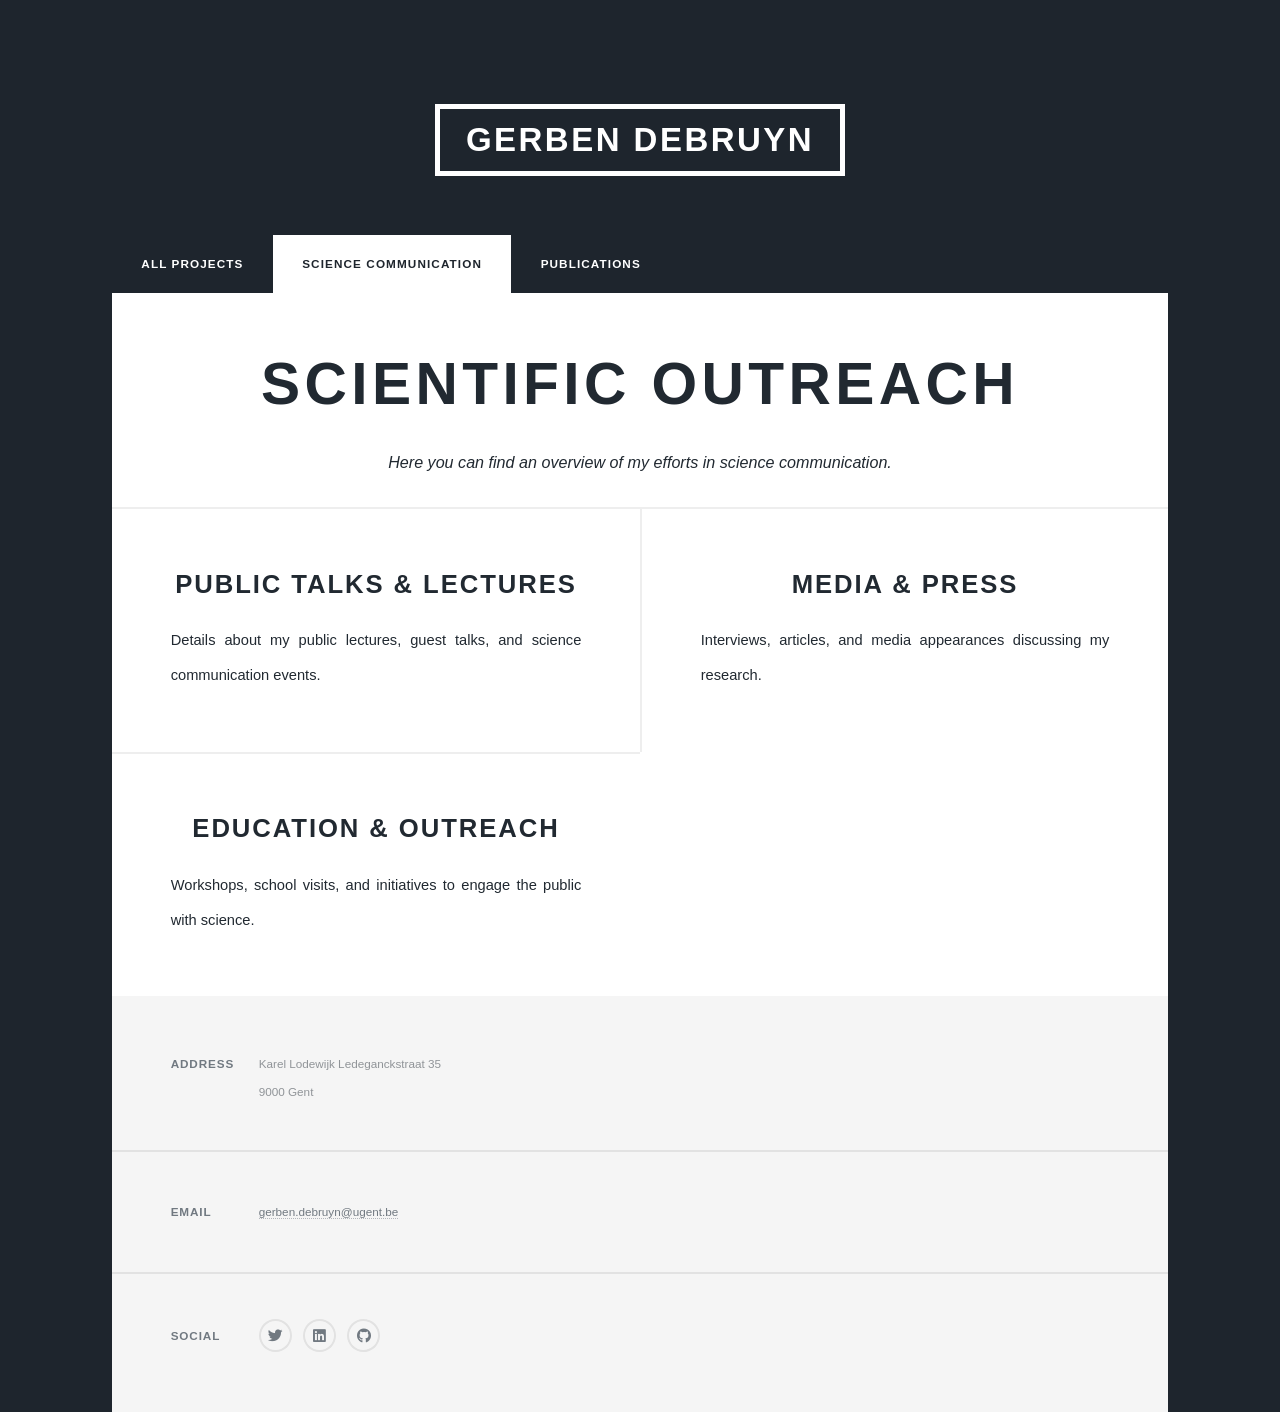
<file: Science outreach.html>
<!DOCTYPE html>
<html>
  <head>
    <title>Scientific Outreach - Gerben Debruyn</title>
    <meta charset="utf-8" />
    <meta
      name="viewport"
      content="width=device-width, initial-scale=1, user-scalable=no"
    />
    <link rel="stylesheet" href="assets/css/main.css" />
    <noscript
      ><link rel="stylesheet" href="assets/css/noscript.css"
    /></noscript>
  </head>
  <body class="is-preload">
    <!-- Wrapper -->
    <div id="wrapper" class="fade-in">
      <!-- Header -->
      <header id="header">
        <a href="index.html" class="logo">Gerben Debruyn</a>
      </header>

      <!-- Nav -->
      <nav id="nav">
  <ul class="links">
    <li><a href="index.html">All projects</a></li>
    <li class="active"><a href="science_communication.html">Science Communication</a></li>
    <li><a href="mypublications.html">Publications</a></li>
  </ul>
</nav>


      <!-- Main -->
      <div id="main">
        <header class="major">
          <h1>Scientific Outreach</h1>
          <p>
            Here you can find an overview of my efforts in science
            communication.
          </p>
        </header>

        <section class="posts">
          <article>
            <header>
              <h2><a href="#">Public Talks & Lectures</a></h2>
            </header>
            <p>
              Details about my public lectures, guest talks, and science
              communication events.
            </p>
          </article>

          <article>
            <header>
              <h2><a href="#">Media & Press</a></h2>
            </header>
            <p>
              Interviews, articles, and media appearances discussing my
              research.
            </p>
          </article>

          <article>
            <header>
              <h2><a href="#">Education & Outreach</a></h2>
            </header>
            <p>
              Workshops, school visits, and initiatives to engage the public
              with science.
            </p>
          </article>
        </section>
      </div>

      <!-- Footer -->
      <footer id="footer">
        <section class="split contact">
          <section class="alt">
            <h3>Address</h3>
            <p>
              Karel Lodewijk Ledeganckstraat 35<br />
              9000 Gent
            </p>
          </section>
          <section>
            <h3>Email</h3>
            <p>
              <a href="mailto:gerben.debruyn@ugent.be"
                >gerben.debruyn@ugent.be</a
              >
            </p>
          </section>
          <section>
            <h3>Social</h3>
            <ul class="icons alt">
              <li>
                <a
                  href="https://twitter.com/gerbendebruyn"
                  class="icon brands fa-twitter"
                  ><span class="label">Twitter</span></a
                >
              </li>
              <li>
                <a
                  href="https://www.linkedin.com/in/gerbendebruyn/"
                  class="icon brands fa-linkedin"
                  ><span class="label">LinkedIn</span></a
                >
              </li>
              <li>
                <a
                  href="https://github.com/gerbendebruyn"
                  class="icon brands fa-github"
                  ><span class="label">GitHub</span></a
                >
              </li>
            </ul>
          </section>
        </section>
      </footer>
    </div>

    <!-- Scripts -->
    <script src="assets/js/jquery.min.js"></script>
    <script src="assets/js/main.js"></script>
  </body>
</html>
</file>
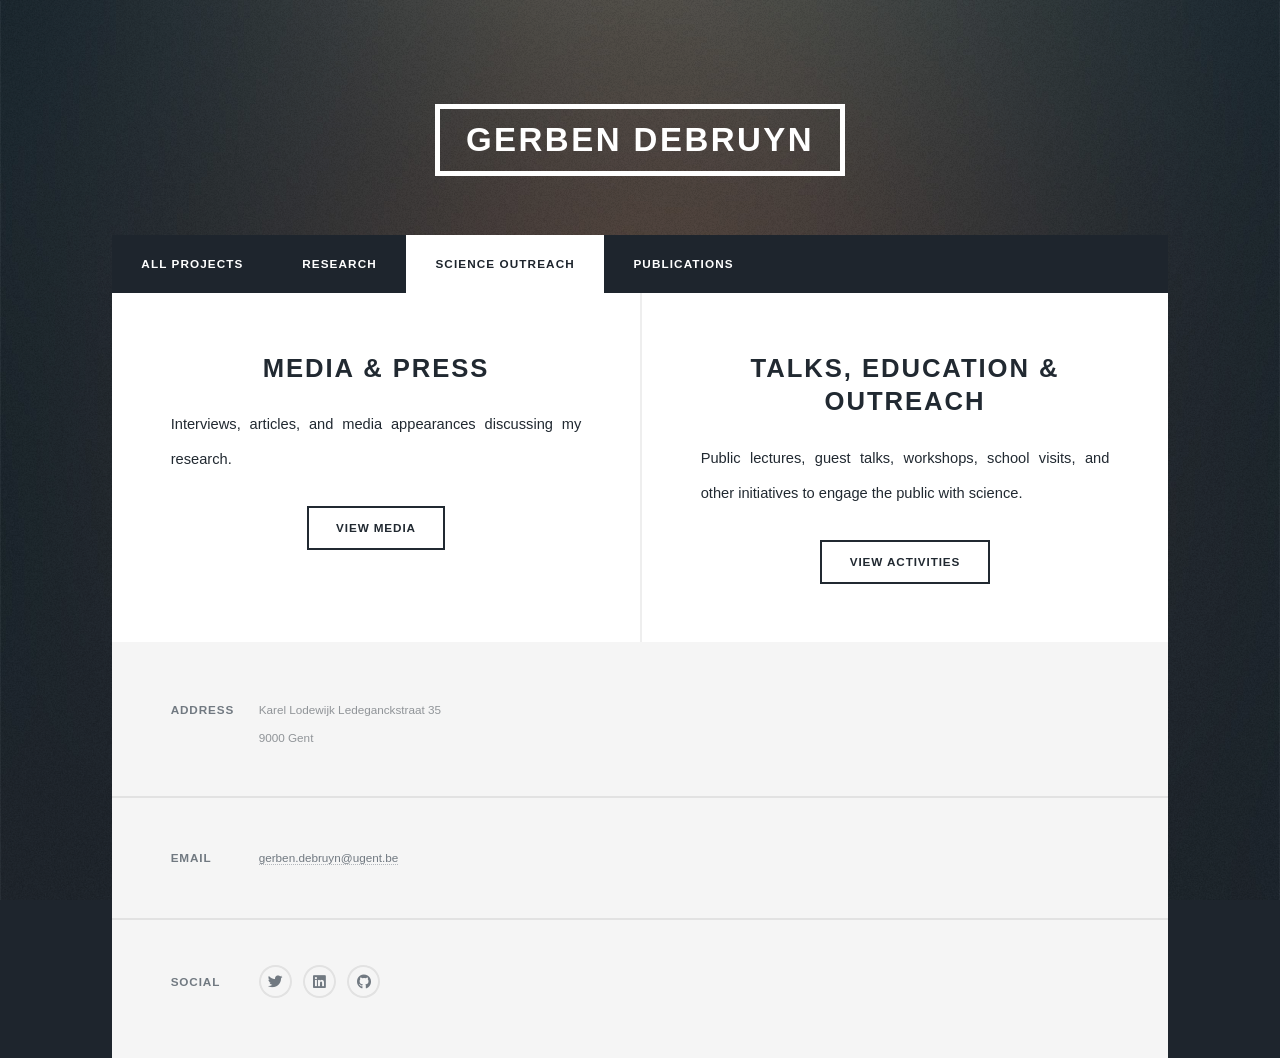
<file: science_outreach.html>
<!DOCTYPE html>
<html>
  <head>
    <title>Scientific Outreach - Gerben Debruyn</title>
    <meta charset="utf-8" />
    <meta
      name="viewport"
      content="width=device-width, initial-scale=1, user-scalable=no"
    />
    <link rel="stylesheet" href="assets/css/main.css" />
    <noscript
      ><link rel="stylesheet" href="assets/css/noscript.css"
    /></noscript>
  </head>
  <body class="is-preload">
    <!-- Wrapper -->
    <div id="wrapper" class="fade-in">
      <!-- Header -->
      <header id="header">
        <a href="index.html" class="logo">Gerben Debruyn</a>
      </header>

      <!-- Nav -->
      <nav id="nav">
      <ul class="links">
							<li><a href="index.html">All projects</a></li>
							<li><a href="research.html">Research</a></li>
							<li class="active"><a href="science_outreach.html">Science Outreach</a></li>
							<li><a href="mypublications.html">Publications</a></li>

						</ul>
      </nav>

      <!-- Main -->
      <div id="main">

        <section class="posts">
          <article>
            <header>
              <h2><a href="media.html">Media &amp; Press</a></h2>
            </header>
            <p>
              Interviews, articles, and media appearances discussing my
              research.
            </p>
            <ul class="actions special">
              <li><a href="media.html" class="button">View media</a></li>
            </ul>
          </article>

          <article>
            <header>
              <h2><a href="education.html">Talks, Education &amp; Outreach</a></h2>
            </header>
            <p>
              Public lectures, guest talks, workshops, school visits, and other
              initiatives to engage the public with science.
            </p>
            <ul class="actions special">
              <li><a href="education.html" class="button">View activities</a></li>
            </ul>
          </article>
        </section>

      </div>

      <!-- Footer -->
      <footer id="footer">
        <section class="split contact">
          <section class="alt">
            <h3>Address</h3>
            <p>
              Karel Lodewijk Ledeganckstraat 35<br />
              9000 Gent
            </p>
          </section>
          <section>
            <h3>Email</h3>
            <p>
              <a href="mailto:gerben.debruyn@ugent.be"
                >gerben.debruyn@ugent.be</a
              >
            </p>
          </section>
          <section>
            <h3>Social</h3>
            <ul class="icons alt">
              <li>
                <a
                  href="https://twitter.com/gerbendebruyn"
                  class="icon brands fa-twitter"
                  ><span class="label">Twitter</span></a
                >
              </li>
              <li>
                <a
                  href="https://www.linkedin.com/in/gerbendebruyn/"
                  class="icon brands fa-linkedin"
                  ><span class="label">LinkedIn</span></a
                >
              </li>
              <li>
                <a
                  href="https://github.com/gerbendebruyn"
                  class="icon brands fa-github"
                  ><span class="label">GitHub</span></a
                >
              </li>
            </ul>
          </section>
        </section>
      </footer>
    </div>

    <!-- Scripts -->
    <script src="assets/js/jquery.min.js"></script>
    <script src="assets/js/jquery.scrollex.min.js"></script>
    <script src="assets/js/jquery.scrolly.min.js"></script>
    <script src="assets/js/browser.min.js"></script>
    <script src="assets/js/breakpoints.min.js"></script>
    <script src="assets/js/util.js"></script>
    <script src="assets/js/main.js"></script>
  </body>
</html>
</file>
<file: assets/css/main.css>
@import url(fontawesome-all.min.css);

/*
	Massively by HTML5 UP
	html5up.net | @ajlkn
	Free for personal and commercial use under the CCA 3.0 license (html5up.net/license)
*/

html, body, div, span, applet, object,
iframe, h1, h2, h3, h4, h5, h6, p, blockquote,
pre, a, abbr, acronym, address, big, cite,
code, del, dfn, em, img, ins, kbd, q, s, samp,
small, strike, strong, sub, sup, tt, var, b,
u, i, center, dl, dt, dd, ol, ul, li, fieldset,
form, label, legend, table, caption, tbody,
tfoot, thead, tr, th, td, article, aside,
canvas, details, embed, figure, figcaption,
footer, header, hgroup, menu, nav, output, ruby,
section, summary, time, mark, audio, video {
	margin: 0;
	padding: 0;
	border: 0;
	font-size: 100%;
	font: inherit;
	vertical-align: baseline;}

article, aside, details, figcaption, figure,
footer, header, hgroup, menu, nav, section {
	display: block;}

body {
	line-height: 1;
}

ol, ul {
	list-style: none;
}

blockquote, q {
	quotes: none;
}

	blockquote:before, blockquote:after, q:before, q:after {
		content: '';
		content: none;
	}

table {
	border-collapse: collapse;
	border-spacing: 0;
}

body {
	-webkit-text-size-adjust: none;
}

mark {
	background-color: transparent;
	color: inherit;
}

input::-moz-focus-inner {
	border: 0;
	padding: 0;
}

input, select, textarea {
	-moz-appearance: none;
	-webkit-appearance: none;
	-ms-appearance: none;
	appearance: none;
}

/* Basic */

	@-ms-viewport {
		width: device-width;
	}

	body {
		-ms-overflow-style: scrollbar;
	}

	@media screen and (max-width: 480px) {

		html, body {
			min-width: 320px;
		}

	}

	html {
		box-sizing: border-box;
	}

	*, *:before, *:after {
		box-sizing: inherit;
	}

	body {
		background-color: #1e252d;
	}

		body.is-preload *, body.is-preload *:before, body.is-preload *:after {
			-moz-animation: none !important;
			-webkit-animation: none !important;
			-ms-animation: none !important;
			animation: none !important;
			-moz-transition: none !important;
			-webkit-transition: none !important;
			-ms-transition: none !important;
			transition: none !important;
		}

/* Type */

	html {
		font-size: 16pt;
	}

		@media screen and (max-width: 1680px) {

			html {
				font-size: 12pt;
			}

		}

		@media screen and (max-width: 1280px) {

			html {
				font-size: 11pt;
			}

		}

		@media screen and (max-width: 360px) {

			html {
				font-size: 10pt;
			}

		}

	body {
		color: #212931;
	}

	body, input, select, textarea {
		font-family: Arial, Helvetica, sans-serif;
		font-weight: 300;
		font-size: 1rem;
		line-height: 2.375;
	}

	a {
		-moz-transition: color 0.2s ease-in-out, background-color 0.2s ease-in-out, border-color 0.2s ease-in-out, box-shadow 0.2s ease-in-out;
		-webkit-transition: color 0.2s ease-in-out, background-color 0.2s ease-in-out, border-color 0.2s ease-in-out, box-shadow 0.2s ease-in-out;
		-ms-transition: color 0.2s ease-in-out, background-color 0.2s ease-in-out, border-color 0.2s ease-in-out, box-shadow 0.2s ease-in-out;
		transition: color 0.2s ease-in-out, background-color 0.2s ease-in-out, border-color 0.2s ease-in-out, box-shadow 0.2s ease-in-out;
		border-bottom: dotted 1px;
		text-decoration: none;
	}

		a:hover {
			border-bottom-color: transparent;
		}

	strong, b {
		font-weight: 600;
	}

	em, i {
		font-style: italic;
	}

	p {
		text-align: justify;
		margin: 0 0 2rem 0;
	}

	h1, h2, h3, h4, h5, h6 {
		font-family: Arial, Helvetica, sans-serif;
		font-weight: 900;
		line-height: 1.5;
		letter-spacing: 0.075em;
		text-transform: uppercase;
		margin: 0 0 1rem 0;
	}

		h1 a, h2 a, h3 a, h4 a, h5 a, h6 a {
			border-bottom: 0;
			color: inherit;
			text-decoration: none;
		}

	h1 {
		font-size: 4rem;
		line-height: 1.1;
		margin: 0 0 2rem 0;
	}

	h2 {
		font-size: 1.75rem;
		line-height: 1.3;
		margin: 0 0 1.5rem 0;
	}

	h3 {
		font-size: 1.25rem;
		margin: 0 0 1.5rem 0;
	}

	h4 {
		font-size: 1rem;
	}

	h5 {
		font-size: 0.9rem;
	}

	h6 {
		font-size: 0.8rem;
	}

	sub {
		font-size: 0.8rem;
		position: relative;
		top: 0.5rem;
	}

	sup {
		font-size: 0.8rem;
		position: relative;
		top: -0.5rem;
	}

	blockquote {
		border-left: solid 4px;
		font-style: italic;
		margin: 0 0 2rem 0;
		padding: 0.5rem 0 0.5rem 2rem;
	}

	code {
		border: solid 2px;
		font-family: "Courier New", monospace;
		font-size: 0.9rem;
		margin: 0 0.25rem;
		padding: 0.25rem 0.65rem;
	}

	pre {
		-webkit-overflow-scrolling: touch;
		font-family: "Courier New", monospace;
		font-size: 0.9rem;
		margin: 0 0 2rem 0;
	}

		pre code {
			display: block;
			line-height: 1.75;
			padding: 1rem 1.5rem;
			overflow-x: auto;
		}

	hr {
		border: 0;
		border-bottom: solid 2px;
		margin: 3rem 0;
	}

		hr.major {
			margin: 5rem 0;
		}

	.align-left {
		text-align: left;
	}

	.align-center {
		text-align: center;
	}

	.align-right {
		text-align: right;
	}

	input, select, textarea {
		color: #212931;
	}

	a {
		color: #212931;
		border-bottom-color: rgba(33, 41, 49, 0.5);
	}

		a:hover {
			border-bottom-color: transparent;
			color: #18bfef !important;
		}

	strong, b {
		color: #212931;
	}

	h1, h2, h3, h4, h5, h6 {
		color: #212931;
	}

	blockquote {
		border-left-color: #eeeeee;
	}

	code {
		background: rgba(220, 220, 220, 0.25);
		border-color: #eeeeee;
	}

	hr {
		border-bottom-color: #eeeeee;
	}

/* Row */

	.row {
		display: flex;
		flex-wrap: wrap;
		box-sizing: border-box;
		align-items: stretch;
	}

		.row > * {
			box-sizing: border-box;
		}

		.row.gtr-uniform > * > :last-child {
			margin-bottom: 0;
		}

		.row.aln-left {
			justify-content: flex-start;
		}

		.row.aln-center {
			justify-content: center;
		}

		.row.aln-right {
			justify-content: flex-end;
		}

		.row.aln-top {
			align-items: flex-start;
		}

		.row.aln-middle {
			align-items: center;
		}

		.row.aln-bottom {
			align-items: flex-end;
		}

		.row > .imp {
			order: -1;
		}

		.row > .col-1 {
			width: 8.33333%;
		}

		.row > .off-1 {
			margin-left: 8.33333%;
		}

		.row > .col-2 {
			width: 16.66667%;
		}

		.row > .off-2 {
			margin-left: 16.66667%;
		}

		.row > .col-3 {
			width: 25%;
		}

		.row > .off-3 {
			margin-left: 25%;
		}

		.row > .col-4 {
			width: 33.33333%;
		}

		.row > .off-4 {
			margin-left: 33.33333%;
		}

		.row > .col-5 {
			width: 41.66667%;
		}

		.row > .off-5 {
			margin-left: 41.66667%;
		}

		.row > .col-6 {
			width: 50%;
		}

		.row > .off-6 {
			margin-left: 50%;
		}

		.row > .col-7 {
			width: 58.33333%;
		}

		.row > .off-7 {
			margin-left: 58.33333%;
		}

		.row > .col-8 {
			width: 66.66667%;
		}

		.row > .off-8 {
			margin-left: 66.66667%;
		}

		.row > .col-9 {
			width: 75%;
		}

		.row > .off-9 {
			margin-left: 75%;
		}

		.row > .col-10 {
			width: 83.33333%;
		}

		.row > .off-10 {
			margin-left: 83.33333%;
		}

		.row > .col-11 {
			width: 91.66667%;
		}

		.row > .off-11 {
			margin-left: 91.66667%;
		}

		.row > .col-12 {
			width: 100%;
		}

		.row > .off-12 {
			margin-left: 100%;
		}

		.row.gtr-0 {
			margin-top: 0;
			margin-left: 0rem;
		}

			.row.gtr-0 > * {
				padding: 0 0 0 0rem;
			}

			.row.gtr-0.gtr-uniform {
				margin-top: 0rem;
			}

				.row.gtr-0.gtr-uniform > * {
					padding-top: 0rem;
				}

		.row.gtr-25 {
			margin-top: 0;
			margin-left: -0.375rem;
		}

			.row.gtr-25 > * {
				padding: 0 0 0 0.375rem;
			}

			.row.gtr-25.gtr-uniform {
				margin-top: -0.375rem;
			}

				.row.gtr-25.gtr-uniform > * {
					padding-top: 0.375rem;
				}

		.row.gtr-50 {
			margin-top: 0;
			margin-left: -0.75rem;
		}

			.row.gtr-50 > * {
				padding: 0 0 0 0.75rem;
			}

			.row.gtr-50.gtr-uniform {
				margin-top: -0.75rem;
			}

				.row.gtr-50.gtr-uniform > * {
					padding-top: 0.75rem;
				}

		.row {
			margin-top: 0;
			margin-left: -1.5rem;
		}

			.row > * {
				padding: 0 0 0 1.5rem;
			}

			.row.gtr-uniform {
				margin-top: -1.5rem;
			}

				.row.gtr-uniform > * {
					padding-top: 1.5rem;
				}

		.row.gtr-150 {
			margin-top: 0;
			margin-left: -2.25rem;
		}

			.row.gtr-150 > * {
				padding: 0 0 0 2.25rem;
			}

			.row.gtr-150.gtr-uniform {
				margin-top: -2.25rem;
			}

				.row.gtr-150.gtr-uniform > * {
					padding-top: 2.25rem;
				}

		.row.gtr-200 {
			margin-top: 0;
			margin-left: -3rem;
		}

			.row.gtr-200 > * {
				padding: 0 0 0 3rem;
			}

			.row.gtr-200.gtr-uniform {
				margin-top: -3rem;
			}

				.row.gtr-200.gtr-uniform > * {
					padding-top: 3rem;
				}

		@media screen and (max-width: 1680px) {

			.row {
				display: flex;
				flex-wrap: wrap;
				box-sizing: border-box;
				align-items: stretch;
			}

				.row > * {
					box-sizing: border-box;
				}

				.row.gtr-uniform > * > :last-child {
					margin-bottom: 0;
				}

				.row.aln-left {
					justify-content: flex-start;
				}

				.row.aln-center {
					justify-content: center;
				}

				.row.aln-right {
					justify-content: flex-end;
				}

				.row.aln-top {
					align-items: flex-start;
				}

				.row.aln-middle {
					align-items: center;
				}

				.row.aln-bottom {
					align-items: flex-end;
				}

				.row > .imp-xlarge {
					order: -1;
				}

				.row > .col-1-xlarge {
					width: 8.33333%;
				}

				.row > .off-1-xlarge {
					margin-left: 8.33333%;
				}

				.row > .col-2-xlarge {
					width: 16.66667%;
				}

				.row > .off-2-xlarge {
					margin-left: 16.66667%;
				}

				.row > .col-3-xlarge {
					width: 25%;
				}

				.row > .off-3-xlarge {
					margin-left: 25%;
				}

				.row > .col-4-xlarge {
					width: 33.33333%;
				}

				.row > .off-4-xlarge {
					margin-left: 33.33333%;
				}

				.row > .col-5-xlarge {
					width: 41.66667%;
				}

				.row > .off-5-xlarge {
					margin-left: 41.66667%;
				}

				.row > .col-6-xlarge {
					width: 50%;
				}

				.row > .off-6-xlarge {
					margin-left: 50%;
				}

				.row > .col-7-xlarge {
					width: 58.33333%;
				}

				.row > .off-7-xlarge {
					margin-left: 58.33333%;
				}

				.row > .col-8-xlarge {
					width: 66.66667%;
				}

				.row > .off-8-xlarge {
					margin-left: 66.66667%;
				}

				.row > .col-9-xlarge {
					width: 75%;
				}

				.row > .off-9-xlarge {
					margin-left: 75%;
				}

				.row > .col-10-xlarge {
					width: 83.33333%;
				}

				.row > .off-10-xlarge {
					margin-left: 83.33333%;
				}

				.row > .col-11-xlarge {
					width: 91.66667%;
				}

				.row > .off-11-xlarge {
					margin-left: 91.66667%;
				}

				.row > .col-12-xlarge {
					width: 100%;
				}

				.row > .off-12-xlarge {
					margin-left: 100%;
				}

				.row.gtr-0 {
					margin-top: 0;
					margin-left: 0rem;
				}

					.row.gtr-0 > * {
						padding: 0 0 0 0rem;
					}

					.row.gtr-0.gtr-uniform {
						margin-top: 0rem;
					}

						.row.gtr-0.gtr-uniform > * {
							padding-top: 0rem;
						}

				.row.gtr-25 {
					margin-top: 0;
					margin-left: -0.375rem;
				}

					.row.gtr-25 > * {
						padding: 0 0 0 0.375rem;
					}

					.row.gtr-25.gtr-uniform {
						margin-top: -0.375rem;
					}

						.row.gtr-25.gtr-uniform > * {
							padding-top: 0.375rem;
						}

				.row.gtr-50 {
					margin-top: 0;
					margin-left: -0.75rem;
				}

					.row.gtr-50 > * {
						padding: 0 0 0 0.75rem;
					}

					.row.gtr-50.gtr-uniform {
						margin-top: -0.75rem;
					}

						.row.gtr-50.gtr-uniform > * {
							padding-top: 0.75rem;
						}

				.row {
					margin-top: 0;
					margin-left: -1.5rem;
				}

					.row > * {
						padding: 0 0 0 1.5rem;
					}

					.row.gtr-uniform {
						margin-top: -1.5rem;
					}

						.row.gtr-uniform > * {
							padding-top: 1.5rem;
						}

				.row.gtr-150 {
					margin-top: 0;
					margin-left: -2.25rem;
				}

					.row.gtr-150 > * {
						padding: 0 0 0 2.25rem;
					}

					.row.gtr-150.gtr-uniform {
						margin-top: -2.25rem;
					}

						.row.gtr-150.gtr-uniform > * {
							padding-top: 2.25rem;
						}

				.row.gtr-200 {
					margin-top: 0;
					margin-left: -3rem;
				}

					.row.gtr-200 > * {
						padding: 0 0 0 3rem;
					}

					.row.gtr-200.gtr-uniform {
						margin-top: -3rem;
					}

						.row.gtr-200.gtr-uniform > * {
							padding-top: 3rem;
						}

		}

		@media screen and (max-width: 1280px) {

			.row {
				display: flex;
				flex-wrap: wrap;
				box-sizing: border-box;
				align-items: stretch;
			}

				.row > * {
					box-sizing: border-box;
				}

				.row.gtr-uniform > * > :last-child {
					margin-bottom: 0;
				}

				.row.aln-left {
					justify-content: flex-start;
				}

				.row.aln-center {
					justify-content: center;
				}

				.row.aln-right {
					justify-content: flex-end;
				}

				.row.aln-top {
					align-items: flex-start;
				}

				.row.aln-middle {
					align-items: center;
				}

				.row.aln-bottom {
					align-items: flex-end;
				}

				.row > .imp-large {
					order: -1;
				}

				.row > .col-1-large {
					width: 8.33333%;
				}

				.row > .off-1-large {
					margin-left: 8.33333%;
				}

				.row > .col-2-large {
					width: 16.66667%;
				}

				.row > .off-2-large {
					margin-left: 16.66667%;
				}

				.row > .col-3-large {
					width: 25%;
				}

				.row > .off-3-large {
					margin-left: 25%;
				}

				.row > .col-4-large {
					width: 33.33333%;
				}

				.row > .off-4-large {
					margin-left: 33.33333%;
				}

				.row > .col-5-large {
					width: 41.66667%;
				}

				.row > .off-5-large {
					margin-left: 41.66667%;
				}

				.row > .col-6-large {
					width: 50%;
				}

				.row > .off-6-large {
					margin-left: 50%;
				}

				.row > .col-7-large {
					width: 58.33333%;
				}

				.row > .off-7-large {
					margin-left: 58.33333%;
				}

				.row > .col-8-large {
					width: 66.66667%;
				}

				.row > .off-8-large {
					margin-left: 66.66667%;
				}

				.row > .col-9-large {
					width: 75%;
				}

				.row > .off-9-large {
					margin-left: 75%;
				}

				.row > .col-10-large {
					width: 83.33333%;
				}

				.row > .off-10-large {
					margin-left: 83.33333%;
				}

				.row > .col-11-large {
					width: 91.66667%;
				}

				.row > .off-11-large {
					margin-left: 91.66667%;
				}

				.row > .col-12-large {
					width: 100%;
				}

				.row > .off-12-large {
					margin-left: 100%;
				}

				.row.gtr-0 {
					margin-top: 0;
					margin-left: 0rem;
				}

					.row.gtr-0 > * {
						padding: 0 0 0 0rem;
					}

					.row.gtr-0.gtr-uniform {
						margin-top: 0rem;
					}

						.row.gtr-0.gtr-uniform > * {
							padding-top: 0rem;
						}

				.row.gtr-25 {
					margin-top: 0;
					margin-left: -0.375rem;
				}

					.row.gtr-25 > * {
						padding: 0 0 0 0.375rem;
					}

					.row.gtr-25.gtr-uniform {
						margin-top: -0.375rem;
					}

						.row.gtr-25.gtr-uniform > * {
							padding-top: 0.375rem;
						}

				.row.gtr-50 {
					margin-top: 0;
					margin-left: -0.75rem;
				}

					.row.gtr-50 > * {
						padding: 0 0 0 0.75rem;
					}

					.row.gtr-50.gtr-uniform {
						margin-top: -0.75rem;
					}

						.row.gtr-50.gtr-uniform > * {
							padding-top: 0.75rem;
						}

				.row {
					margin-top: 0;
					margin-left: -1.5rem;
				}

					.row > * {
						padding: 0 0 0 1.5rem;
					}

					.row.gtr-uniform {
						margin-top: -1.5rem;
					}

						.row.gtr-uniform > * {
							padding-top: 1.5rem;
						}

				.row.gtr-150 {
					margin-top: 0;
					margin-left: -2.25rem;
				}

					.row.gtr-150 > * {
						padding: 0 0 0 2.25rem;
					}

					.row.gtr-150.gtr-uniform {
						margin-top: -2.25rem;
					}

						.row.gtr-150.gtr-uniform > * {
							padding-top: 2.25rem;
						}

				.row.gtr-200 {
					margin-top: 0;
					margin-left: -3rem;
				}

					.row.gtr-200 > * {
						padding: 0 0 0 3rem;
					}

					.row.gtr-200.gtr-uniform {
						margin-top: -3rem;
					}

						.row.gtr-200.gtr-uniform > * {
							padding-top: 3rem;
						}

		}

		@media screen and (max-width: 980px) {

			.row {
				display: flex;
				flex-wrap: wrap;
				box-sizing: border-box;
				align-items: stretch;
			}

				.row > * {
					box-sizing: border-box;
				}

				.row.gtr-uniform > * > :last-child {
					margin-bottom: 0;
				}

				.row.aln-left {
					justify-content: flex-start;
				}

				.row.aln-center {
					justify-content: center;
				}

				.row.aln-right {
					justify-content: flex-end;
				}

				.row.aln-top {
					align-items: flex-start;
				}

				.row.aln-middle {
					align-items: center;
				}

				.row.aln-bottom {
					align-items: flex-end;
				}

				.row > .imp-medium {
					order: -1;
				}

				.row > .col-1-medium {
					width: 8.33333%;
				}

				.row > .off-1-medium {
					margin-left: 8.33333%;
				}

				.row > .col-2-medium {
					width: 16.66667%;
				}

				.row > .off-2-medium {
					margin-left: 16.66667%;
				}

				.row > .col-3-medium {
					width: 25%;
				}

				.row > .off-3-medium {
					margin-left: 25%;
				}

				.row > .col-4-medium {
					width: 33.33333%;
				}

				.row > .off-4-medium {
					margin-left: 33.33333%;
				}

				.row > .col-5-medium {
					width: 41.66667%;
				}

				.row > .off-5-medium {
					margin-left: 41.66667%;
				}

				.row > .col-6-medium {
					width: 50%;
				}

				.row > .off-6-medium {
					margin-left: 50%;
				}

				.row > .col-7-medium {
					width: 58.33333%;
				}

				.row > .off-7-medium {
					margin-left: 58.33333%;
				}

				.row > .col-8-medium {
					width: 66.66667%;
				}

				.row > .off-8-medium {
					margin-left: 66.66667%;
				}

				.row > .col-9-medium {
					width: 75%;
				}

				.row > .off-9-medium {
					margin-left: 75%;
				}

				.row > .col-10-medium {
					width: 83.33333%;
				}

				.row > .off-10-medium {
					margin-left: 83.33333%;
				}

				.row > .col-11-medium {
					width: 91.66667%;
				}

				.row > .off-11-medium {
					margin-left: 91.66667%;
				}

				.row > .col-12-medium {
					width: 100%;
				}

				.row > .off-12-medium {
					margin-left: 100%;
				}

				.row.gtr-0 {
					margin-top: 0;
					margin-left: 0rem;
				}

					.row.gtr-0 > * {
						padding: 0 0 0 0rem;
					}

					.row.gtr-0.gtr-uniform {
						margin-top: 0rem;
					}

						.row.gtr-0.gtr-uniform > * {
							padding-top: 0rem;
						}

				.row.gtr-25 {
					margin-top: 0;
					margin-left: -0.375rem;
				}

					.row.gtr-25 > * {
						padding: 0 0 0 0.375rem;
					}

					.row.gtr-25.gtr-uniform {
						margin-top: -0.375rem;
					}

						.row.gtr-25.gtr-uniform > * {
							padding-top: 0.375rem;
						}

				.row.gtr-50 {
					margin-top: 0;
					margin-left: -0.75rem;
				}

					.row.gtr-50 > * {
						padding: 0 0 0 0.75rem;
					}

					.row.gtr-50.gtr-uniform {
						margin-top: -0.75rem;
					}

						.row.gtr-50.gtr-uniform > * {
							padding-top: 0.75rem;
						}

				.row {
					margin-top: 0;
					margin-left: -1.5rem;
				}

					.row > * {
						padding: 0 0 0 1.5rem;
					}

					.row.gtr-uniform {
						margin-top: -1.5rem;
					}

						.row.gtr-uniform > * {
							padding-top: 1.5rem;
						}

				.row.gtr-150 {
					margin-top: 0;
					margin-left: -2.25rem;
				}

					.row.gtr-150 > * {
						padding: 0 0 0 2.25rem;
					}

					.row.gtr-150.gtr-uniform {
						margin-top: -2.25rem;
					}

						.row.gtr-150.gtr-uniform > * {
							padding-top: 2.25rem;
						}

				.row.gtr-200 {
					margin-top: 0;
					margin-left: -3rem;
				}

					.row.gtr-200 > * {
						padding: 0 0 0 3rem;
					}

					.row.gtr-200.gtr-uniform {
						margin-top: -3rem;
					}

						.row.gtr-200.gtr-uniform > * {
							padding-top: 3rem;
						}

		}

		@media screen and (max-width: 736px) {

			.row {
				display: flex;
				flex-wrap: wrap;
				box-sizing: border-box;
				align-items: stretch;
			}

				.row > * {
					box-sizing: border-box;
				}

				.row.gtr-uniform > * > :last-child {
					margin-bottom: 0;
				}

				.row.aln-left {
					justify-content: flex-start;
				}

				.row.aln-center {
					justify-content: center;
				}

				.row.aln-right {
					justify-content: flex-end;
				}

				.row.aln-top {
					align-items: flex-start;
				}

				.row.aln-middle {
					align-items: center;
				}

				.row.aln-bottom {
					align-items: flex-end;
				}

				.row > .imp-small {
					order: -1;
				}

				.row > .col-1-small {
					width: 8.33333%;
				}

				.row > .off-1-small {
					margin-left: 8.33333%;
				}

				.row > .col-2-small {
					width: 16.66667%;
				}

				.row > .off-2-small {
					margin-left: 16.66667%;
				}

				.row > .col-3-small {
					width: 25%;
				}

				.row > .off-3-small {
					margin-left: 25%;
				}

				.row > .col-4-small {
					width: 33.33333%;
				}

				.row > .off-4-small {
					margin-left: 33.33333%;
				}

				.row > .col-5-small {
					width: 41.66667%;
				}

				.row > .off-5-small {
					margin-left: 41.66667%;
				}

				.row > .col-6-small {
					width: 50%;
				}

				.row > .off-6-small {
					margin-left: 50%;
				}

				.row > .col-7-small {
					width: 58.33333%;
				}

				.row > .off-7-small {
					margin-left: 58.33333%;
				}

				.row > .col-8-small {
					width: 66.66667%;
				}

				.row > .off-8-small {
					margin-left: 66.66667%;
				}

				.row > .col-9-small {
					width: 75%;
				}

				.row > .off-9-small {
					margin-left: 75%;
				}

				.row > .col-10-small {
					width: 83.33333%;
				}

				.row > .off-10-small {
					margin-left: 83.33333%;
				}

				.row > .col-11-small {
					width: 91.66667%;
				}

				.row > .off-11-small {
					margin-left: 91.66667%;
				}

				.row > .col-12-small {
					width: 100%;
				}

				.row > .off-12-small {
					margin-left: 100%;
				}

				.row.gtr-0 {
					margin-top: 0;
					margin-left: 0rem;
				}

					.row.gtr-0 > * {
						padding: 0 0 0 0rem;
					}

					.row.gtr-0.gtr-uniform {
						margin-top: 0rem;
					}

						.row.gtr-0.gtr-uniform > * {
							padding-top: 0rem;
						}

				.row.gtr-25 {
					margin-top: 0;
					margin-left: -0.375rem;
				}

					.row.gtr-25 > * {
						padding: 0 0 0 0.375rem;
					}

					.row.gtr-25.gtr-uniform {
						margin-top: -0.375rem;
					}

						.row.gtr-25.gtr-uniform > * {
							padding-top: 0.375rem;
						}

				.row.gtr-50 {
					margin-top: 0;
					margin-left: -0.75rem;
				}

					.row.gtr-50 > * {
						padding: 0 0 0 0.75rem;
					}

					.row.gtr-50.gtr-uniform {
						margin-top: -0.75rem;
					}

						.row.gtr-50.gtr-uniform > * {
							padding-top: 0.75rem;
						}

				.row {
					margin-top: 0;
					margin-left: -1.5rem;
				}

					.row > * {
						padding: 0 0 0 1.5rem;
					}

					.row.gtr-uniform {
						margin-top: -1.5rem;
					}

						.row.gtr-uniform > * {
							padding-top: 1.5rem;
						}

				.row.gtr-150 {
					margin-top: 0;
					margin-left: -2.25rem;
				}

					.row.gtr-150 > * {
						padding: 0 0 0 2.25rem;
					}

					.row.gtr-150.gtr-uniform {
						margin-top: -2.25rem;
					}

						.row.gtr-150.gtr-uniform > * {
							padding-top: 2.25rem;
						}

				.row.gtr-200 {
					margin-top: 0;
					margin-left: -3rem;
				}

					.row.gtr-200 > * {
						padding: 0 0 0 3rem;
					}

					.row.gtr-200.gtr-uniform {
						margin-top: -3rem;
					}

						.row.gtr-200.gtr-uniform > * {
							padding-top: 3rem;
						}

		}

		@media screen and (max-width: 480px) {

			.row {
				display: flex;
				flex-wrap: wrap;
				box-sizing: border-box;
				align-items: stretch;
			}

				.row > * {
					box-sizing: border-box;
				}

				.row.gtr-uniform > * > :last-child {
					margin-bottom: 0;
				}

				.row.aln-left {
					justify-content: flex-start;
				}

				.row.aln-center {
					justify-content: center;
				}

				.row.aln-right {
					justify-content: flex-end;
				}

				.row.aln-top {
					align-items: flex-start;
				}

				.row.aln-middle {
					align-items: center;
				}

				.row.aln-bottom {
					align-items: flex-end;
				}

				.row > .imp-xsmall {
					order: -1;
				}

				.row > .col-1-xsmall {
					width: 8.33333%;
				}

				.row > .off-1-xsmall {
					margin-left: 8.33333%;
				}

				.row > .col-2-xsmall {
					width: 16.66667%;
				}

				.row > .off-2-xsmall {
					margin-left: 16.66667%;
				}

				.row > .col-3-xsmall {
					width: 25%;
				}

				.row > .off-3-xsmall {
					margin-left: 25%;
				}

				.row > .col-4-xsmall {
					width: 33.33333%;
				}

				.row > .off-4-xsmall {
					margin-left: 33.33333%;
				}

				.row > .col-5-xsmall {
					width: 41.66667%;
				}

				.row > .off-5-xsmall {
					margin-left: 41.66667%;
				}

				.row > .col-6-xsmall {
					width: 50%;
				}

				.row > .off-6-xsmall {
					margin-left: 50%;
				}

				.row > .col-7-xsmall {
					width: 58.33333%;
				}

				.row > .off-7-xsmall {
					margin-left: 58.33333%;
				}

				.row > .col-8-xsmall {
					width: 66.66667%;
				}

				.row > .off-8-xsmall {
					margin-left: 66.66667%;
				}

				.row > .col-9-xsmall {
					width: 75%;
				}

				.row > .off-9-xsmall {
					margin-left: 75%;
				}

				.row > .col-10-xsmall {
					width: 83.33333%;
				}

				.row > .off-10-xsmall {
					margin-left: 83.33333%;
				}

				.row > .col-11-xsmall {
					width: 91.66667%;
				}

				.row > .off-11-xsmall {
					margin-left: 91.66667%;
				}

				.row > .col-12-xsmall {
					width: 100%;
				}

				.row > .off-12-xsmall {
					margin-left: 100%;
				}

				.row.gtr-0 {
					margin-top: 0;
					margin-left: 0rem;
				}

					.row.gtr-0 > * {
						padding: 0 0 0 0rem;
					}

					.row.gtr-0.gtr-uniform {
						margin-top: 0rem;
					}

						.row.gtr-0.gtr-uniform > * {
							padding-top: 0rem;
						}

				.row.gtr-25 {
					margin-top: 0;
					margin-left: -0.375rem;
				}

					.row.gtr-25 > * {
						padding: 0 0 0 0.375rem;
					}

					.row.gtr-25.gtr-uniform {
						margin-top: -0.375rem;
					}

						.row.gtr-25.gtr-uniform > * {
							padding-top: 0.375rem;
						}

				.row.gtr-50 {
					margin-top: 0;
					margin-left: -0.75rem;
				}

					.row.gtr-50 > * {
						padding: 0 0 0 0.75rem;
					}

					.row.gtr-50.gtr-uniform {
						margin-top: -0.75rem;
					}

						.row.gtr-50.gtr-uniform > * {
							padding-top: 0.75rem;
						}

				.row {
					margin-top: 0;
					margin-left: -1.5rem;
				}

					.row > * {
						padding: 0 0 0 1.5rem;
					}

					.row.gtr-uniform {
						margin-top: -1.5rem;
					}

						.row.gtr-uniform > * {
							padding-top: 1.5rem;
						}

				.row.gtr-150 {
					margin-top: 0;
					margin-left: -2.25rem;
				}

					.row.gtr-150 > * {
						padding: 0 0 0 2.25rem;
					}

					.row.gtr-150.gtr-uniform {
						margin-top: -2.25rem;
					}

						.row.gtr-150.gtr-uniform > * {
							padding-top: 2.25rem;
						}

				.row.gtr-200 {
					margin-top: 0;
					margin-left: -3rem;
				}

					.row.gtr-200 > * {
						padding: 0 0 0 3rem;
					}

					.row.gtr-200.gtr-uniform {
						margin-top: -3rem;
					}

						.row.gtr-200.gtr-uniform > * {
							padding-top: 3rem;
						}

		}

		@media screen and (max-width: 360px) {

			.row {
				display: flex;
				flex-wrap: wrap;
				box-sizing: border-box;
				align-items: stretch;
			}

				.row > * {
					box-sizing: border-box;
				}

				.row.gtr-uniform > * > :last-child {
					margin-bottom: 0;
				}

				.row.aln-left {
					justify-content: flex-start;
				}

				.row.aln-center {
					justify-content: center;
				}

				.row.aln-right {
					justify-content: flex-end;
				}

				.row.aln-top {
					align-items: flex-start;
				}

				.row.aln-middle {
					align-items: center;
				}

				.row.aln-bottom {
					align-items: flex-end;
				}

				.row > .imp-xxsmall {
					order: -1;
				}

				.row > .col-1-xxsmall {
					width: 8.33333%;
				}

				.row > .off-1-xxsmall {
					margin-left: 8.33333%;
				}

				.row > .col-2-xxsmall {
					width: 16.66667%;
				}

				.row > .off-2-xxsmall {
					margin-left: 16.66667%;
				}

				.row > .col-3-xxsmall {
					width: 25%;
				}

				.row > .off-3-xxsmall {
					margin-left: 25%;
				}

				.row > .col-4-xxsmall {
					width: 33.33333%;
				}

				.row > .off-4-xxsmall {
					margin-left: 33.33333%;
				}

				.row > .col-5-xxsmall {
					width: 41.66667%;
				}

				.row > .off-5-xxsmall {
					margin-left: 41.66667%;
				}

				.row > .col-6-xxsmall {
					width: 50%;
				}

				.row > .off-6-xxsmall {
					margin-left: 50%;
				}

				.row > .col-7-xxsmall {
					width: 58.33333%;
				}

				.row > .off-7-xxsmall {
					margin-left: 58.33333%;
				}

				.row > .col-8-xxsmall {
					width: 66.66667%;
				}

				.row > .off-8-xxsmall {
					margin-left: 66.66667%;
				}

				.row > .col-9-xxsmall {
					width: 75%;
				}

				.row > .off-9-xxsmall {
					margin-left: 75%;
				}

				.row > .col-10-xxsmall {
					width: 83.33333%;
				}

				.row > .off-10-xxsmall {
					margin-left: 83.33333%;
				}

				.row > .col-11-xxsmall {
					width: 91.66667%;
				}

				.row > .off-11-xxsmall {
					margin-left: 91.66667%;
				}

				.row > .col-12-xxsmall {
					width: 100%;
				}

				.row > .off-12-xxsmall {
					margin-left: 100%;
				}

				.row.gtr-0 {
					margin-top: 0;
					margin-left: 0rem;
				}

					.row.gtr-0 > * {
						padding: 0 0 0 0rem;
					}

					.row.gtr-0.gtr-uniform {
						margin-top: 0rem;
					}

						.row.gtr-0.gtr-uniform > * {
							padding-top: 0rem;
						}

				.row.gtr-25 {
					margin-top: 0;
					margin-left: -0.375rem;
				}

					.row.gtr-25 > * {
						padding: 0 0 0 0.375rem;
					}

					.row.gtr-25.gtr-uniform {
						margin-top: -0.375rem;
					}

						.row.gtr-25.gtr-uniform > * {
							padding-top: 0.375rem;
						}

				.row.gtr-50 {
					margin-top: 0;
					margin-left: -0.75rem;
				}

					.row.gtr-50 > * {
						padding: 0 0 0 0.75rem;
					}

					.row.gtr-50.gtr-uniform {
						margin-top: -0.75rem;
					}

						.row.gtr-50.gtr-uniform > * {
							padding-top: 0.75rem;
						}

				.row {
					margin-top: 0;
					margin-left: -1.5rem;
				}

					.row > * {
						padding: 0 0 0 1.5rem;
					}

					.row.gtr-uniform {
						margin-top: -1.5rem;
					}

						.row.gtr-uniform > * {
							padding-top: 1.5rem;
						}

				.row.gtr-150 {
					margin-top: 0;
					margin-left: -2.25rem;
				}

					.row.gtr-150 > * {
						padding: 0 0 0 2.25rem;
					}

					.row.gtr-150.gtr-uniform {
						margin-top: -2.25rem;
					}

						.row.gtr-150.gtr-uniform > * {
							padding-top: 2.25rem;
						}

				.row.gtr-200 {
					margin-top: 0;
					margin-left: -3rem;
				}

					.row.gtr-200 > * {
						padding: 0 0 0 3rem;
					}

					.row.gtr-200.gtr-uniform {
						margin-top: -3rem;
					}

						.row.gtr-200.gtr-uniform > * {
							padding-top: 3rem;
						}

		}

/* Box */

	.box {
		border: solid 2px;
		margin-bottom: 2rem;
		padding: 1.5rem;
	}

		.box > :last-child,
		.box > :last-child > :last-child,
		.box > :last-child > :last-child > :last-child {
			margin-bottom: 0;
		}

		.box.alt {
			border: 0;
			border-radius: 0;
			padding: 0;
		}

	.box {
		border-color: #eeeeee;
	}

/* Button */

	input[type="submit"],
	input[type="reset"],
	input[type="button"],
	button,
	.button {
		-moz-appearance: none;
		-webkit-appearance: none;
		-ms-appearance: none;
		appearance: none;
		-moz-transition: background-color 0.2s ease-in-out, box-shadow 0.2s ease-in-out, color 0.2s ease-in-out;
		-webkit-transition: background-color 0.2s ease-in-out, box-shadow 0.2s ease-in-out, color 0.2s ease-in-out;
		-ms-transition: background-color 0.2s ease-in-out, box-shadow 0.2s ease-in-out, color 0.2s ease-in-out;
		transition: background-color 0.2s ease-in-out, box-shadow 0.2s ease-in-out, color 0.2s ease-in-out;
		border: 0;
		border-radius: 0;
		cursor: pointer;
		display: inline-block;
		font-family: Arial, Helvetica, sans-serif;
		font-size: 0.8rem;
		font-weight: 900;
		letter-spacing: 0.075em;
		height: 3rem;
		line-height: 3rem;
		padding: 0 2rem;
		text-align: center;
		text-decoration: none;
		text-transform: uppercase;
		white-space: nowrap;
	}

		input[type="submit"].icon:before,
		input[type="reset"].icon:before,
		input[type="button"].icon:before,
		button.icon:before,
		.button.icon:before {
			margin-right: 0.5rem;
		}

		input[type="submit"].icon.solo,
		input[type="reset"].icon.solo,
		input[type="button"].icon.solo,
		button.icon.solo,
		.button.icon.solo {
			position: relative;
			width: 4rem;
			height: 4rem;
			line-height: 4rem;
			border-radius: 4rem;
			text-indent: 4rem;
			overflow: hidden;
			padding: 0;
			white-space: nowrap;
		}

			input[type="submit"].icon.solo:before,
			input[type="reset"].icon.solo:before,
			input[type="button"].icon.solo:before,
			button.icon.solo:before,
			.button.icon.solo:before {
				position: absolute;
				display: block;
				top: 0;
				left: 0;
				width: inherit;
				height: inherit;
				line-height: inherit;
				font-size: 1.25rem;
				margin-right: 0;
				text-align: center;
				text-indent: 0;
			}

		input[type="submit"].fit,
		input[type="reset"].fit,
		input[type="button"].fit,
		button.fit,
		.button.fit {
			width: 100%;
		}

		input[type="submit"].small,
		input[type="reset"].small,
		input[type="button"].small,
		button.small,
		.button.small {
			font-size: 0.7rem;
			height: 2.5rem;
			line-height: 2.5rem;
			padding: 0 1.5rem;
		}

		input[type="submit"].large,
		input[type="reset"].large,
		input[type="button"].large,
		button.large,
		.button.large {
			font-size: 0.9rem;
			height: 3.5rem;
			line-height: 3.5rem;
			padding: 0 2.75rem;
		}

		@media screen and (max-width: 980px) {

			input[type="submit"],
			input[type="reset"],
			input[type="button"],
			button,
			.button {
				font-size: 0.9rem;
				height: 3.25rem;
				line-height: 3.25rem;
			}

				input[type="submit"].large,
				input[type="reset"].large,
				input[type="button"].large,
				button.large,
				.button.large {
					font-size: 1rem;
					height: 3.75rem;
					line-height: 3.75rem;
				}

		}

		input[type="submit"].disabled, input[type="submit"]:disabled,
		input[type="reset"].disabled,
		input[type="reset"]:disabled,
		input[type="button"].disabled,
		input[type="button"]:disabled,
		button.disabled,
		button:disabled,
		.button.disabled,
		.button:disabled {
			pointer-events: none;
			opacity: 0.25;
		}

	input[type="submit"],
	input[type="reset"],
	input[type="button"],
	button,
	.button {
		background-color: transparent;
		box-shadow: inset 0 0 0 2px #212931;
		color: #212931 !important;
	}

		input[type="submit"]:hover,
		input[type="reset"]:hover,
		input[type="button"]:hover,
		button:hover,
		.button:hover {
			box-shadow: inset 0 0 0 2px #18bfef;
			color: #18bfef !important;
		}

		input[type="submit"].primary,
		input[type="reset"].primary,
		input[type="button"].primary,
		button.primary,
		.button.primary {
			background-color: #212931;
			box-shadow: none;
			color: #ffffff !important;
		}

			input[type="submit"].primary:hover,
			input[type="reset"].primary:hover,
			input[type="button"].primary:hover,
			button.primary:hover,
			.button.primary:hover {
				background-color: #18bfef;
			}

/* Form */

	form {
		margin: 0 0 2rem 0;
	}

		form > :last-child {
			margin-bottom: 0;
		}

		form > .fields {
			display: -moz-flex;
			display: -webkit-flex;
			display: -ms-flex;
			display: flex;
			-moz-flex-wrap: wrap;
			-webkit-flex-wrap: wrap;
			-ms-flex-wrap: wrap;
			flex-wrap: wrap;
			width: calc(100% + 3rem);
			margin: -1.5rem 0 2rem -1.5rem;
		}

			form > .fields > .field {
				-moz-flex-grow: 0;
				-webkit-flex-grow: 0;
				-ms-flex-grow: 0;
				flex-grow: 0;
				-moz-flex-shrink: 0;
				-webkit-flex-shrink: 0;
				-ms-flex-shrink: 0;
				flex-shrink: 0;
				padding: 1.5rem 0 0 1.5rem;
				width: calc(100% - 1.5rem);
			}

				form > .fields > .field.half {
					width: calc(50% - 0.75rem);
				}

				form > .fields > .field.third {
					width: calc(100%/3 - 0.5rem);
				}

				form > .fields > .field.quarter {
					width: calc(25% - 0.375rem);
				}

		@media screen and (max-width: 480px) {

			form > .fields {
				width: calc(100% + 3rem);
				margin: -1.5rem 0 2rem -1.5rem;
			}

				form > .fields > .field {
					padding: 1.5rem 0 0 1.5rem;
					width: calc(100% - 1.5rem);
				}

					form > .fields > .field.half {
						width: calc(100% - 1.5rem);
					}

					form > .fields > .field.third {
						width: calc(100% - 1.5rem);
					}

					form > .fields > .field.quarter {
						width: calc(100% - 1.5rem);
					}

		}

	label {
		display: block;
		font-family: Arial, Helvetica, sans-serif;
		font-weight: 900;
		line-height: 1.5;
		letter-spacing: 0.075em;
		font-size: 0.8rem;
		text-transform: uppercase;
		margin: 0 0 0.75rem 0;
	}

		@media screen and (max-width: 980px) {

			label {
				font-size: 0.9rem;
			}

		}

	input[type="text"],
	input[type="password"],
	input[type="email"],
	select,
	textarea {
		-moz-appearance: none;
		-webkit-appearance: none;
		-ms-appearance: none;
		appearance: none;
		background: transparent;
		border-radius: 0;
		border: solid 2px;
		color: inherit;
		display: block;
		outline: 0;
		padding: 0 1rem;
		text-decoration: none;
		width: 100%;
	}

		input[type="text"]:invalid,
		input[type="password"]:invalid,
		input[type="email"]:invalid,
		select:invalid,
		textarea:invalid {
			box-shadow: none;
		}

	select {
		background-size: 1.25rem;
		background-repeat: no-repeat;
		background-position: calc(100% - 1rem) center;
		height: 3rem;
		padding-right: 3rem;
		text-overflow: ellipsis;
	}

		select:focus::-ms-value {
			background-color: transparent;
		}

		select::-ms-expand {
			display: none;
		}

	input[type="text"],
	input[type="password"],
	input[type="email"],
	select {
		height: 3rem;
	}

	textarea {
		padding: 0.75rem 1rem;
	}

	input[type="checkbox"],
	input[type="radio"] {
		-moz-appearance: none;
		-webkit-appearance: none;
		-ms-appearance: none;
		appearance: none;
		display: block;
		float: left;
		margin-right: -2rem;
		opacity: 0;
		width: 1rem;
		z-index: -1;
	}

		input[type="checkbox"] + label,
		input[type="radio"] + label {
			text-decoration: none;
			cursor: pointer;
			display: inline-block;
			font-size: 1rem;
			letter-spacing: 0;
			font-family: Arial, Helvetica, sans-serif;
			text-transform: none;
			font-weight: 300;
			padding-left: 2.8rem;
			padding-right: 1rem;
			position: relative;
		}

			input[type="checkbox"] + label:before,
			input[type="radio"] + label:before {
				-moz-osx-font-smoothing: grayscale;
				-webkit-font-smoothing: antialiased;
				display: inline-block;
				font-style: normal;
				font-variant: normal;
				text-rendering: auto;
				line-height: 1;
				text-transform: none !important;
				font-family: 'Font Awesome 5 Free';
				font-weight: 900;
			}

			input[type="checkbox"] + label:before,
			input[type="radio"] + label:before {
				border-radius: 0;
				border: solid 2px;
				content: '';
				display: inline-block;
				font-size: 0.8rem;
				height: 1.8rem;
				left: 0;
				line-height: 1.65rem;
				position: absolute;
				text-align: center;
				top: -0.125rem;
				width: 1.8rem;
			}

		input[type="checkbox"]:checked + label:before,
		input[type="radio"]:checked + label:before {
			content: '\f00c';
		}

	input[type="checkbox"] + label:before {
		border-radius: 0;
	}

	input[type="radio"] + label:before {
		border-radius: 100%;
	}

	::-webkit-input-placeholder {
		opacity: 1.0;
	}

	:-moz-placeholder {
		opacity: 1.0;
	}

	::-moz-placeholder {
		opacity: 1.0;
	}

	:-ms-input-placeholder {
		opacity: 1.0;
	}

	label {
		color: #212931;
	}

	input[type="text"],
	input[type="password"],
	input[type="email"],
	select,
	textarea {
		border-color: #eeeeee;
	}

		input[type="text"]:focus,
		input[type="password"]:focus,
		input[type="email"]:focus,
		select:focus,
		textarea:focus {
			border-color: #18bfef;
		}

	select {
		background-image: url("data:image/svg+xml;charset=utf8,%3Csvg xmlns='http://www.w3.org/2000/svg' width='40' height='40' preserveAspectRatio='none' viewBox='0 0 40 40'%3E%3Cpath d='M9.4,12.3l10.4,10.4l10.4-10.4c0.2-0.2,0.5-0.4,0.9-0.4c0.3,0,0.6,0.1,0.9,0.4l3.3,3.3c0.2,0.2,0.4,0.5,0.4,0.9 c0,0.4-0.1,0.6-0.4,0.9L20.7,31.9c-0.2,0.2-0.5,0.4-0.9,0.4c-0.3,0-0.6-0.1-0.9-0.4L4.3,17.3c-0.2-0.2-0.4-0.5-0.4-0.9 c0-0.4,0.1-0.6,0.4-0.9l3.3-3.3c0.2-0.2,0.5-0.4,0.9-0.4S9.1,12.1,9.4,12.3z' fill='%23eeeeee' /%3E%3C/svg%3E");
	}

		select option {
			background-color: #ffffff;
			color: #212931;
		}

	.select-wrapper:before {
		color: #eeeeee;
	}

	input[type="checkbox"] + label,
	input[type="radio"] + label {
		color: #212931;
	}

		input[type="checkbox"] + label:before,
		input[type="radio"] + label:before {
			border-color: #eeeeee;
		}

	input[type="checkbox"]:checked + label:before,
	input[type="radio"]:checked + label:before {
		background-color: #212931;
		border-color: #212931;
		color: #ffffff;
	}

	input[type="checkbox"]:focus + label:before,
	input[type="radio"]:focus + label:before {
		border-color: #18bfef;
	}

	::-webkit-input-placeholder {
		color: #909498 !important;
	}

	:-moz-placeholder {
		color: #909498 !important;
	}

	::-moz-placeholder {
		color: #909498 !important;
	}

	:-ms-input-placeholder {
		color: #909498 !important;
	}

	.formerize-placeholder {
		color: #909498 !important;
	}

/* Icon */

	.icon {
		text-decoration: none;
		border-bottom: none;
		position: relative;
	}

		.icon:before {
			-moz-osx-font-smoothing: grayscale;
			-webkit-font-smoothing: antialiased;
			display: inline-block;
			font-style: normal;
			font-variant: normal;
			text-rendering: auto;
			line-height: 1;
			text-transform: none !important;
			font-family: 'Font Awesome 5 Free';
			font-weight: 400;
		}

		.icon > .label {
			display: none;
		}

		.icon:before {
			line-height: inherit;
		}

		.icon.solid:before {
			font-weight: 900;
		}

		.icon.brands:before {
			font-family: 'Font Awesome 5 Brands';
		}

/* Image */

	.image {
		border: 0;
		display: inline-block;
		position: relative;
	}

		.image img {
			display: block;
		}

		.image.left, .image.right {
			max-width: 40%;
		}

			.image.left img, .image.right img {
				width: 100%;
			}

		.image.left {
			float: left;
			margin: 0 2rem 2rem 0;
			top: 0.75rem;
		}

		.image.right {
			float: right;
			margin: 0 0 2rem 2rem;
			top: 0.75rem;
		}

		.image.fit {
			display: block;
			margin: 2.5rem 0;
			width: 100%;
		}

			.image.fit:first-child {
				margin-top: 0;
			}

			.image.fit img {
				width: 100%;
			}

		.image.main {
			display: block;
			margin: 4rem 0;
			width: 100%;
		}

			.image.main:first-child {
				margin-top: 0;
			}

			.image.main img {
				width: 100%;
			}

		@media screen and (max-width: 736px) {

			.image.fit {
				margin: 2rem 0;
			}

			.image.main {
				margin: 2rem 0;
			}

		}

	a.image {
		overflow: hidden;
	}

		a.image img {
			-moz-transition: -moz-transform 0.2s ease-out;
			-webkit-transition: -webkit-transform 0.2s ease-out;
			-ms-transition: -ms-transform 0.2s ease-out;
			transition: transform 0.2s ease-out;
		}

		a.image:hover img {
			-moz-transform: scale(1.05);
			-webkit-transform: scale(1.05);
			-ms-transform: scale(1.05);
			transform: scale(1.05);
		}

/* Actions */

	ul.actions {
		display: -moz-flex;
		display: -webkit-flex;
		display: -ms-flex;
		display: flex;
		cursor: default;
		list-style: none;
		margin-left: -1rem;
		padding-left: 0;
	}

		ul.actions li {
			padding: 0 0 0 1rem;
			vertical-align: middle;
		}

		ul.actions.special {
			-moz-justify-content: center;
			-webkit-justify-content: center;
			-ms-justify-content: center;
			justify-content: center;
			width: 100%;
			margin-left: 0;
		}

			ul.actions.special li:first-child {
				padding-left: 0;
			}

		ul.actions.stacked {
			-moz-flex-direction: column;
			-webkit-flex-direction: column;
			-ms-flex-direction: column;
			flex-direction: column;
			margin-left: 0;
		}

			ul.actions.stacked li {
				padding: 1.3rem 0 0 0;
			}

				ul.actions.stacked li:first-child {
					padding-top: 0;
				}

		ul.actions.fit {
			width: calc(100% + 1rem);
		}

			ul.actions.fit li {
				-moz-flex-grow: 1;
				-webkit-flex-grow: 1;
				-ms-flex-grow: 1;
				flex-grow: 1;
				-moz-flex-shrink: 1;
				-webkit-flex-shrink: 1;
				-ms-flex-shrink: 1;
				flex-shrink: 1;
				width: 100%;
			}

				ul.actions.fit li > * {
					width: 100%;
				}

			ul.actions.fit.stacked {
				width: 100%;
			}

		@media screen and (max-width: 480px) {

			ul.actions:not(.fixed) {
				-moz-flex-direction: column;
				-webkit-flex-direction: column;
				-ms-flex-direction: column;
				flex-direction: column;
				margin-left: 0;
				width: 100% !important;
			}

				ul.actions:not(.fixed) li {
					-moz-flex-grow: 1;
					-webkit-flex-grow: 1;
					-ms-flex-grow: 1;
					flex-grow: 1;
					-moz-flex-shrink: 1;
					-webkit-flex-shrink: 1;
					-ms-flex-shrink: 1;
					flex-shrink: 1;
					padding: 1rem 0 0 0;
					text-align: center;
					width: 100%;
				}

					ul.actions:not(.fixed) li > * {
						width: 100%;
					}

					ul.actions:not(.fixed) li:first-child {
						padding-top: 0;
					}

					ul.actions:not(.fixed) li input[type="submit"],
					ul.actions:not(.fixed) li input[type="reset"],
					ul.actions:not(.fixed) li input[type="button"],
					ul.actions:not(.fixed) li button,
					ul.actions:not(.fixed) li .button {
						width: 100%;
					}

						ul.actions:not(.fixed) li input[type="submit"].icon:before,
						ul.actions:not(.fixed) li input[type="reset"].icon:before,
						ul.actions:not(.fixed) li input[type="button"].icon:before,
						ul.actions:not(.fixed) li button.icon:before,
						ul.actions:not(.fixed) li .button.icon:before {
							margin-left: -0.5rem;
						}

		}

/* Icons */

	ul.icons {
		cursor: default;
		list-style: none;
		padding-left: 0;
	}

		ul.icons li {
			display: inline-block;
			padding: 0 0.5rem 0 0;
			vertical-align: middle;
		}

			ul.icons li:last-child {
				padding-right: 0;
			}

			ul.icons li .icon:before {
				width: 2.25rem;
				height: 2.25rem;
				line-height: 2.25rem;
				display: inline-block;
				text-align: center;
				border-radius: 100%;
				font-size: 1.25rem;
			}

		ul.icons.alt li .icon:before {
			-moz-transition: color 0.2s ease-in-out, background-color 0.2s ease-in-out, border-color 0.2s ease-in-out, box-shadow 0.2s ease-in-out;
			-webkit-transition: color 0.2s ease-in-out, background-color 0.2s ease-in-out, border-color 0.2s ease-in-out, box-shadow 0.2s ease-in-out;
			-ms-transition: color 0.2s ease-in-out, background-color 0.2s ease-in-out, border-color 0.2s ease-in-out, box-shadow 0.2s ease-in-out;
			transition: color 0.2s ease-in-out, background-color 0.2s ease-in-out, border-color 0.2s ease-in-out, box-shadow 0.2s ease-in-out;
			font-size: 1rem;
		}

/* List */

	ol {
		list-style: decimal;
		margin: 0 0 2rem 0;
		padding-left: 1.25rem;
	}

		ol li {
			padding-left: 0.25rem;
		}

	ul {
		list-style: disc;
		margin: 0 0 2rem 0;
		padding-left: 1rem;
	}

		ul li {
			padding-left: 0.5rem;
		}

		ul.divided {
			list-style: none;
			padding-left: 0;
		}

			ul.divided li {
				border-top: solid 1px;
				padding: 0.5rem 0;
			}

				ul.divided li:first-child {
					border-top: 0;
					padding-top: 0;
				}

	dl {
		margin: 0 0 2rem 0;
	}

		dl dt {
			display: block;
			font-weight: 600;
			margin: 0 0 1rem 0;
		}

		dl dd {
			margin-left: 2rem;
		}

	ul.divided li {
		border-top-color: #eeeeee;
	}

	ul.icons li a.icon:hover:before {
		color: #18bfef;
	}

	ul.icons.alt li .icon:before {
		box-shadow: inset 0 0 0 2px #eeeeee;
	}

	ul.icons.alt li a.icon:hover:before {
		box-shadow: inset 0 0 0 2px #18bfef;
	}

/* Section/Article */

	section.special, article.special {
		text-align: center;
	}

	header {
		cursor: default;
	}

		header > .date {
			display: block;
			font-size: 0.8rem;
			height: 1;
			margin: 0 0 1rem 0;
			position: relative;
		}

		header > p {
			font-style: italic;
		}

		header > h1 + p {
			font-size: 1.1rem;
			margin-top: -0.5rem;
			line-height: 2;
		}

		header > h2 + p {
			font-size: 1rem;
			margin-top: -0.75rem;
		}

		header > h3 + p {
			font-size: 0.9rem;
			margin-top: -0.75rem;
		}

		header > h4 + p {
			font-size: 0.8rem;
			margin-top: -0.75rem;
		}

		header.major {
			margin: 0 0 4rem 0;
			text-align: center;
		}

			header.major > :last-child {
				margin-bottom: 0;
			}

			header.major > p {
				margin-top: 0;
				text-align: center;
			}

			header.major > .date {
				font-size: 1rem;
				margin: 0 0 4rem 0;
			}

				header.major > .date:before, header.major > .date:after {
					content: '';
					display: block;
					position: absolute;
					top: 50%;
					width: calc(50% - 6rem);
					border-top: solid 2px;
				}

				header.major > .date:before {
					left: 0;
				}

				header.major > .date:after {
					right: 0;
				}

		@media screen and (max-width: 980px) {

			header br {
				display: none;
			}

		}

		@media screen and (max-width: 736px) {

			header.major {
				margin: 0 0 2rem 0;
			}

		}

	header.major .date:before, header.major .date:after {
		border-top-color: #eeeeee;
	}

/* Table */

	.table-wrapper {
		-webkit-overflow-scrolling: touch;
		overflow-x: auto;
	}

	table {
		margin: 0 0 2rem 0;
		width: 100%;
	}

		table tbody tr {
			border: solid 1px;
			border-left: 0;
			border-right: 0;
		}

		table td {
			padding: 0.75rem 0.75rem;
		}

		table th {
			font-family: Arial, Helvetica, sans-serif;
			font-size: 0.8rem;
			font-weight: 900;
			letter-spacing: 0.075em;
			line-height: 1.5;
			padding: 0 0.75rem 0.75rem 0.75rem;
			text-align: left;
			text-transform: uppercase;
		}

			@media screen and (max-width: 980px) {

				table th {
					font-size: 0.9rem;
				}

			}

		table thead {
			border-bottom: solid 2px;
		}

		table tfoot {
			border-top: solid 2px;
		}

		table.alt {
			border-collapse: separate;
		}

			table.alt tbody tr td {
				border: solid 1px;
				border-left-width: 0;
				border-top-width: 0;
			}

				table.alt tbody tr td:first-child {
					border-left-width: 1px;
				}

			table.alt tbody tr:first-child td {
				border-top-width: 1px;
			}

			table.alt thead {
				border-bottom: 0;
			}

			table.alt tfoot {
				border-top: 0;
			}

	table tbody tr {
		border-color: #eeeeee;
	}

		table tbody tr:nth-child(2n + 1) {
			background-color: rgba(220, 220, 220, 0.25);
		}

	table th {
		color: #212931;
	}

	table thead {
		border-bottom-color: #eeeeee;
	}

	table tfoot {
		border-top-color: #eeeeee;
	}

	table.alt tbody tr td {
		border-color: #eeeeee;
	}

/* Pagination */

	.pagination {
		display: -moz-inline-flex;
		display: -webkit-inline-flex;
		display: -ms-inline-flex;
		display: inline-flex;
		-moz-user-select: none;
		-webkit-user-select: none;
		-ms-user-select: none;
		user-select: none;
		cursor: default;
		list-style: none;
		margin: 0 0 2rem 2px;
		padding: 0;
	}

		.pagination a, .pagination span {
			-moz-transition: background-color 0.2s ease-in-out, border-color 0.2s ease-in-out, box-shadow 0.2s ease-in-out, color 0.2s ease-in-out;
			-webkit-transition: background-color 0.2s ease-in-out, border-color 0.2s ease-in-out, box-shadow 0.2s ease-in-out, color 0.2s ease-in-out;
			-ms-transition: background-color 0.2s ease-in-out, border-color 0.2s ease-in-out, box-shadow 0.2s ease-in-out, color 0.2s ease-in-out;
			transition: background-color 0.2s ease-in-out, border-color 0.2s ease-in-out, box-shadow 0.2s ease-in-out, color 0.2s ease-in-out;
			border: solid 2px;
			display: inline-block;
			font-family: Arial, Helvetica, sans-serif;
			font-size: 0.8rem;
			font-weight: 900;
			height: 3rem;
			letter-spacing: 0.075em;
			line-height: calc(3rem - 4px);
			margin-left: -2px;
			min-width: 3rem;
			position: relative;
			text-align: center;
			text-decoration: none;
			text-transform: uppercase;
		}

		.pagination .next, .pagination .previous {
			text-decoration: none;
			padding: 0 1.75rem;
		}

			.pagination .next:before, .pagination .previous:before {
				-moz-osx-font-smoothing: grayscale;
				-webkit-font-smoothing: antialiased;
				display: inline-block;
				font-style: normal;
				font-variant: normal;
				text-rendering: auto;
				line-height: 1;
				text-transform: none !important;
				font-family: 'Font Awesome 5 Free';
				font-weight: 900;
			}

			.pagination .next:before, .pagination .previous:before {
				display: inline-block;
				color: inherit !important;
				line-height: inherit;
			}

		.pagination .previous:before {
			content: '\f104';
			margin-right: 0.9375em;
		}

		.pagination .next:before {
			content: '\f105';
			float: right;
			margin-left: 0.9375em;
		}

		@media screen and (max-width: 980px) {

			.pagination a, .pagination span {
				font-size: 0.9rem;
			}

		}

		@media screen and (max-width: 480px) {

			.pagination .page, .pagination .extra {
				display: none;
			}

		}

	.pagination a, .pagination span {
		border-color: #eeeeee;
	}

	.pagination a {
		color: #212931 !important;
	}

		.pagination a:hover {
			color: #18bfef !important;
			border-color: #18bfef;
			z-index: 1;
		}

			.pagination a:hover + a,
			.pagination a:hover + span {
				border-left-color: #18bfef;
			}

		.pagination a.active {
			background-color: #eeeeee;
		}

	.pagination span {
		color: #eeeeee;
	}

/* Wrapper */

	#wrapper {
		-moz-transition: opacity 0.5s ease;
		-webkit-transition: opacity 0.5s ease;
		-ms-transition: opacity 0.5s ease;
		transition: opacity 0.5s ease;
		position: relative;
		z-index: 1;
		overflow: hidden;
	}

		#wrapper > .bg {
			position: absolute;
			top: 0;
			left: 0;
			width: 100%;
			height: 100%;
			background-color: #212931;
			background-image: url("../../images/overlay.png"), linear-gradient(0deg, rgba(0, 0, 0, 0.1), rgba(0, 0, 0, 0.1)), url("../../images/bg.jpg");
			background-size: auto,								auto,														100% auto;
			background-position: center,								center,														top center;
			background-repeat: repeat,								no-repeat,													no-repeat;
			background-attachment: scroll,								scroll,														scroll;
			z-index: -1;
		}

			#wrapper > .bg.fixed {
				position: fixed;
				width: 100vw;
				height: 100vh;
			}

		#wrapper.fade-in:before {
			pointer-events: none;
			-moz-transition: opacity 1s ease-in-out;
			-webkit-transition: opacity 1s ease-in-out;
			-ms-transition: opacity 1s ease-in-out;
			transition: opacity 1s ease-in-out;
			-moz-transition-delay: 0.75s;
			-webkit-transition-delay: 0.75s;
			-ms-transition-delay: 0.75s;
			transition-delay: 0.75s;
			background: #1e252d;
			content: '';
			display: block;
			height: 100%;
			left: 0;
			opacity: 0;
			position: fixed;
			top: 0;
			width: 100%;
		}

		body.is-preload #wrapper.fade-in:before {
			opacity: 1;
		}

		@media screen and (orientation: portrait) {

			#wrapper > .bg {
				background-size: auto,								auto,														auto 175%;
			}

		}

/* Intro */

	#intro {
		color: #ffffff;
		padding: 8rem 4rem 6rem 4rem ;
		-moz-align-items: center;
		-webkit-align-items: center;
		-ms-align-items: center;
		align-items: center;
		display: -moz-flex;
		display: -webkit-flex;
		display: -ms-flex;
		display: flex;
		-moz-flex-direction: column;
		-webkit-flex-direction: column;
		-ms-flex-direction: column;
		flex-direction: column;
		-moz-justify-content: -moz-flex-end;
		-webkit-justify-content: -webkit-flex-end;
		-ms-justify-content: -ms-flex-end;
		justify-content: flex-end;
		-moz-transition: opacity 1s ease, -moz-transform 1s ease;
		-webkit-transition: opacity 1s ease, -webkit-transform 1s ease;
		-ms-transition: opacity 1s ease, -ms-transform 1s ease;
		transition: opacity 1s ease, transform 1s ease;
		position: relative;
		cursor: default;
		text-align: center;
		z-index: 1;
		min-height: 100vh;
	}

		#intro input, #intro select, #intro textarea {
			color: #ffffff;
		}

		#intro a {
			color: #ffffff;
			border-bottom-color: rgba(255, 255, 255, 0.5);
		}

			#intro a:hover {
				border-bottom-color: transparent;
				color: #18bfef !important;
			}

		#intro strong, #intro b {
			color: #ffffff;
		}

		#intro h1, #intro h2, #intro h3, #intro h4, #intro h5, #intro h6 {
			color: #ffffff;
		}

		#intro blockquote {
			border-left-color: #ffffff;
		}

		#intro code {
			background: rgba(255, 255, 255, 0.075);
			border-color: #ffffff;
		}

		#intro hr {
			border-bottom-color: #ffffff;
		}

		#intro input[type="submit"],
		#intro input[type="reset"],
		#intro input[type="button"],
		#intro button,
		#intro .button {
			background-color: transparent;
			box-shadow: inset 0 0 0 2px #ffffff;
			color: #ffffff !important;
		}

			#intro input[type="submit"]:hover,
			#intro input[type="reset"]:hover,
			#intro input[type="button"]:hover,
			#intro button:hover,
			#intro .button:hover {
				box-shadow: inset 0 0 0 2px #18bfef;
				color: #18bfef !important;
			}

			#intro input[type="submit"].primary,
			#intro input[type="reset"].primary,
			#intro input[type="button"].primary,
			#intro button.primary,
			#intro .button.primary {
				background-color: #ffffff;
				box-shadow: none;
				color: #1e252d !important;
			}

				#intro input[type="submit"].primary:hover,
				#intro input[type="reset"].primary:hover,
				#intro input[type="button"].primary:hover,
				#intro button.primary:hover,
				#intro .button.primary:hover {
					background-color: #18bfef;
				}

		#intro h1 {
			font-size: 5rem;
			line-height: 1;
		}

		#intro p {
			font-size: 1.25rem;
			font-style: italic;
			margin-top: -0.25rem;
			text-align: center;
		}

		#intro + #header {
			margin-top: -20rem;
		}

			#intro + #header .logo {
				-moz-transform: translateY(2rem);
				-webkit-transform: translateY(2rem);
				-ms-transform: translateY(2rem);
				transform: translateY(2rem);
				opacity: 0;
				visibility: hidden;
			}

		#intro.hidden {
			pointer-events: none;
			-moz-transform: translateY(2rem);
			-webkit-transform: translateY(2rem);
			-ms-transform: translateY(2rem);
			transform: translateY(2rem);
			-moz-transition: opacity 0.5s ease, -moz-transform 0.5s ease, visibility 0.5s;
			-webkit-transition: opacity 0.5s ease, -webkit-transform 0.5s ease, visibility 0.5s;
			-ms-transition: opacity 0.5s ease, -ms-transform 0.5s ease, visibility 0.5s;
			transition: opacity 0.5s ease, transform 0.5s ease, visibility 0.5s;
			opacity: 0;
			visibility: hidden;
		}

			#intro.hidden + #header .logo {
				-moz-transform: translateY(0);
				-webkit-transform: translateY(0);
				-ms-transform: translateY(0);
				transform: translateY(0);
				opacity: 1;
				visibility: visible;
			}

		body.is-preload #intro {
			-moz-transform: translateY(2rem);
			-webkit-transform: translateY(2rem);
			-ms-transform: translateY(2rem);
			transform: translateY(2rem);
			opacity: 0;
		}

			body.is-preload #intro:not(.hidden) + #header + #nav {
				-moz-transform: translateY(4rem);
				-webkit-transform: translateY(4rem);
				-ms-transform: translateY(4rem);
				transform: translateY(4rem);
				opacity: 0;
			}

		@media screen and (max-width: 980px) {

			#intro {
				padding: 4rem 4rem 2rem 4rem ;
				min-height: 90vh;
			}

				#intro p br {
					display: none;
				}

				#intro + #header {
					margin-top: -14rem;
				}

		}

		@media screen and (max-width: 736px) {

			#intro {
				padding: 3rem 2rem 1rem 2rem ;
				min-height: 80vh;
			}

				#intro h1 {
					font-size: 3.25rem;
					line-height: 1.1;
					margin-bottom: 1rem;
				}

				#intro p {
					font-size: 1rem;
					margin-top: 0rem;
				}

				#intro .actions {
					display: none;
				}

		}

/* Header */

	#header {
		color: #ffffff;
		-moz-align-items: center;
		-webkit-align-items: center;
		-ms-align-items: center;
		align-items: center;
		display: -moz-flex;
		display: -webkit-flex;
		display: -ms-flex;
		display: flex;
		-moz-flex-direction: column;
		-webkit-flex-direction: column;
		-ms-flex-direction: column;
		flex-direction: column;
		-moz-justify-content: -moz-flex-end;
		-webkit-justify-content: -webkit-flex-end;
		-ms-justify-content: -ms-flex-end;
		justify-content: flex-end;
		pointer-events: none;
		-moz-user-select: none;
		-webkit-user-select: none;
		-ms-user-select: none;
		user-select: none;
		height: 20rem;
		padding-bottom: 8rem;
		position: relative;
		text-align: center;
		z-index: 2;
	}

		#header input, #header select, #header textarea {
			color: #ffffff;
		}

		#header a {
			color: #ffffff;
			border-bottom-color: rgba(255, 255, 255, 0.5);
		}

			#header a:hover {
				border-bottom-color: transparent;
				color: #18bfef !important;
			}

		#header strong, #header b {
			color: #ffffff;
		}

		#header h1, #header h2, #header h3, #header h4, #header h5, #header h6 {
			color: #ffffff;
		}

		#header blockquote {
			border-left-color: #ffffff;
		}

		#header code {
			background: rgba(255, 255, 255, 0.075);
			border-color: #ffffff;
		}

		#header hr {
			border-bottom-color: #ffffff;
		}

		#header .logo {
			-moz-transition: border-color 0.2s ease-in-out, color 0.2s ease-in-out, opacity 0.5s ease, -moz-transform 0.5s ease, visibility 0.5s;
			-webkit-transition: border-color 0.2s ease-in-out, color 0.2s ease-in-out, opacity 0.5s ease, -webkit-transform 0.5s ease, visibility 0.5s;
			-ms-transition: border-color 0.2s ease-in-out, color 0.2s ease-in-out, opacity 0.5s ease, -ms-transform 0.5s ease, visibility 0.5s;
			transition: border-color 0.2s ease-in-out, color 0.2s ease-in-out, opacity 0.5s ease, transform 0.5s ease, visibility 0.5s;
			pointer-events: auto;
			border-style: solid;
			border-color: #ffffff;
			border-width: 5px !important;
			font-family: Arial, Helvetica, sans-serif;
			font-size: 2.25rem;
			font-weight: 900;
			letter-spacing: 0.075em;
			line-height: 1;
			padding: 1rem 1.75rem;
			text-transform: uppercase;
			visibility: visible;
		}

			#header .logo:hover {
				border-color: #18bfef !important;
				color: #18bfef !important;
			}

		@media screen and (max-width: 980px) {

			#header {
				height: 14rem;
				padding-bottom: 4rem;
			}

		}

		@media screen and (max-width: 736px) {

			#header {
				padding-bottom: 3rem;
			}

				#header .logo {
					font-size: 1.75rem;
					border-width: 3px !important;
				}

		}

/* Nav */

	#nav {
		color: #ffffff;
		display: -moz-flex;
		display: -webkit-flex;
		display: -ms-flex;
		display: flex;
		-moz-transition: -moz-transform 1s ease, opacity 1s ease;
		-webkit-transition: -webkit-transform 1s ease, opacity 1s ease;
		-ms-transition: -ms-transform 1s ease, opacity 1s ease;
		transition: transform 1s ease, opacity 1s ease;
		background: rgba(255, 255, 255, 0.175);
		height: 4rem;
		line-height: 4rem;
		margin: -4rem auto 0 auto;
		overflow: hidden;
		padding: 0 2rem 0 0;
		position: relative;
		width: calc(100% - 4rem);
		max-width: 72rem;
		z-index: 2;
	}

		#nav ul.divided li {
			border-top-color: #ffffff;
		}

		#nav ul.icons li a.icon:hover:before {
			color: #18bfef;
		}

		#nav ul.icons.alt li .icon:before {
			box-shadow: inset 0 0 0 2px #ffffff;
		}

		#nav ul.icons.alt li a.icon:hover:before {
			box-shadow: inset 0 0 0 2px #18bfef;
		}

		#nav input, #nav select, #nav textarea {
			color: #ffffff;
		}

		#nav a {
			color: #ffffff;
			border-bottom-color: rgba(255, 255, 255, 0.5);
		}

			#nav a:hover {
				border-bottom-color: transparent;
				color: #18bfef !important;
			}

		#nav strong, #nav b {
			color: #ffffff;
		}

		#nav h1, #nav h2, #nav h3, #nav h4, #nav h5, #nav h6 {
			color: #ffffff;
		}

		#nav blockquote {
			border-left-color: #ffffff;
		}

		#nav code {
			background: rgba(255, 255, 255, 0.075);
			border-color: #ffffff;
		}

		#nav hr {
			border-bottom-color: #ffffff;
		}

		#nav ul.links {
			display: -moz-flex;
			display: -webkit-flex;
			display: -ms-flex;
			display: flex;
			-moz-flex-grow: 1;
			-webkit-flex-grow: 1;
			-ms-flex-grow: 1;
			flex-grow: 1;
			-moz-flex-shrink: 1;
			-webkit-flex-shrink: 1;
			-ms-flex-shrink: 1;
			flex-shrink: 1;
			font-family: Arial, Helvetica, sans-serif;
			font-weight: 900;
			letter-spacing: 0.075em;
			list-style: none;
			margin-bottom: 0;
			padding-left: 0;
			text-transform: uppercase;
		}

			#nav ul.links li {
				display: block;
				padding-left: 0;
			}

				#nav ul.links li a {
					-moz-transition: background-color 0.2s ease-in-out, color 0.2s ease-in-out;
					-webkit-transition: background-color 0.2s ease-in-out, color 0.2s ease-in-out;
					-ms-transition: background-color 0.2s ease-in-out, color 0.2s ease-in-out;
					transition: background-color 0.2s ease-in-out, color 0.2s ease-in-out;
					display: block;
					font-size: 0.8rem;
					outline: none;
					padding: 0 2rem;
				}

					#nav ul.links li a:hover {
						color: inherit !important;
						background-color: rgba(255, 255, 255, 0.1);
					}

				#nav ul.links li.active {
					background-color: #ffffff;
				}

					#nav ul.links li.active a {
						color: #1e252d;
					}

						#nav ul.links li.active a:hover {
							color: #18bfef !important;
						}

		#nav ul.icons {
			-moz-flex-grow: 0;
			-webkit-flex-grow: 0;
			-ms-flex-grow: 0;
			flex-grow: 0;
			-moz-flex-shrink: 0;
			-webkit-flex-shrink: 0;
			-ms-flex-shrink: 0;
			flex-shrink: 0;
			margin-bottom: 0;
		}

		@media screen and (max-width: 980px) {

			#nav {
				display: none;
			}

		}

/* Main */

	#main {
		background-color: #ffffff;
		position: relative;
		margin: 0 auto;
		width: calc(100% - 4rem);
		max-width: 72rem;
		z-index: 2;
	}

		#main > * {
			padding: 4rem 4rem 2rem 4rem ;
			border-top: solid 2px #eeeeee;
			margin: 0;
		}

			#main > *:first-child {
				border-top: 0;
			}

		#main > footer {
			text-align: center;
		}

		#main > .post {
			padding: 8rem 8rem 6rem 8rem ;
		}

			#main > .post header.major > .date {
				margin-top: -2rem;
			}

			#main > .post header.major > h1, #main > .post header.major h2 {
				font-size: 4rem;
				line-height: 1.1;
				margin: 0 0 2rem 0;
			}

			#main > .post.featured {
				text-align: center;
			}

			@media screen and (max-width: 1280px) {

				#main > .post {
					padding: 6rem 4rem 4rem 4rem ;
				}

			}

			@media screen and (max-width: 736px) {

				#main > .post {
					padding: 4rem 2rem 2rem 2rem ;
				}

					#main > .post header.major > .date {
						margin-top: -1rem;
						margin-bottom: 2rem;
					}

					#main > .post header.major > h1, #main > .post header.major h2 {
						font-size: 2.5rem;
						line-height: 1.2;
						margin: 0 0 1.5rem 0;
					}

			}

		#main > .posts {
			display: -moz-flex;
			display: -webkit-flex;
			display: -ms-flex;
			display: flex;
			-moz-flex-wrap: wrap;
			-webkit-flex-wrap: wrap;
			-ms-flex-wrap: wrap;
			flex-wrap: wrap;
			-moz-align-items: -moz-stretch;
			-webkit-align-items: -webkit-stretch;
			-ms-align-items: -ms-stretch;
			align-items: stretch;
			text-align: center;
			width: 100%;
			padding: 0;
		}

			#main > .posts > * {
				-moz-flex-shrink: 1;
				-webkit-flex-shrink: 1;
				-ms-flex-shrink: 1;
				flex-shrink: 1;
				-moz-flex-grow: 0;
				-webkit-flex-grow: 0;
				-ms-flex-grow: 0;
				flex-grow: 0;
			}

			#main > .posts > * {
				width: 50%;
			}

			#main > .posts > * {
				padding: 4rem;
				width: 50%;
			}

			#main > .posts > article {
				border-color: #eeeeee;
				border-left-width: 2px;
				border-style: solid;
				border-top-width: 2px;
				text-align: center;
			}

				#main > .posts > article > :last-child {
					margin-bottom: 0;
				}

				#main > .posts > article:nth-child(2n - 1) {
					border-left-width: 0;
				}

				#main > .posts > article:nth-child(-n + 2) {
					border-top-width: 0;
				}

			@media screen and (max-width: 980px) {

				#main > .posts > * {
					width: 50%;
				}

				#main > .posts > * {
					padding: 2.5rem;
					width: 50%;
				}

			}

			@media screen and (max-width: 736px) {

				#main > .posts > * {
					width: 100%;
				}

				#main > .posts > * {
					padding: 2rem;
					width: 100%;
				}

				#main > .posts > article:nth-child(2n - 1) {
					border-left-width: 2px;
				}

				#main > .posts > article:nth-child(-n + 2) {
					border-top-width: 2px;
				}

				#main > .posts > article:nth-child(n) {
					border-left-width: 0;
				}

				#main > .posts > article:nth-child(-n + 1) {
					border-top-width: 0;
				}

				#main > .posts > article .image {
					max-width: 25rem;
					margin-left: auto;
					margin-right: auto;
				}

			}

		@media screen and (max-width: 736px) {

			#main > * {
				padding: 2rem 2rem 0.1rem 2rem ;
			}

		}

		@media screen and (max-width: 480px) {

			#main {
				width: 100%;
			}

		}

/* Footer */

	#footer {
		color: #717981;
		display: -moz-flex;
		display: -webkit-flex;
		display: -ms-flex;
		display: flex;
		background-color: #f5f5f5;
		color: #909498;
		cursor: default;
		position: relative;
		margin: 0 auto;
		width: calc(100% - 4rem);
		max-width: 72rem;
		z-index: 2;
	}

		#footer input, #footer select, #footer textarea {
			color: #717981;
		}

		#footer a {
			color: #717981;
			border-bottom-color: rgba(113, 121, 129, 0.5);
		}

			#footer a:hover {
				border-bottom-color: transparent;
				color: #18bfef !important;
			}

		#footer strong, #footer b {
			color: #717981;
		}

		#footer h1, #footer h2, #footer h3, #footer h4, #footer h5, #footer h6 {
			color: #717981;
		}

		#footer blockquote {
			border-left-color: #e2e2e2;
		}

		#footer code {
			background: rgba(220, 220, 220, 0.5);
			border-color: #e2e2e2;
		}

		#footer hr {
			border-bottom-color: #e2e2e2;
		}

		#footer .box {
			border-color: #e2e2e2;
		}

		#footer input[type="submit"],
		#footer input[type="reset"],
		#footer input[type="button"],
		#footer button,
		#footer .button {
			background-color: transparent;
			box-shadow: inset 0 0 0 2px #717981;
			color: #717981 !important;
		}

			#footer input[type="submit"]:hover,
			#footer input[type="reset"]:hover,
			#footer input[type="button"]:hover,
			#footer button:hover,
			#footer .button:hover {
				box-shadow: inset 0 0 0 2px #18bfef;
				color: #18bfef !important;
			}

			#footer input[type="submit"].primary,
			#footer input[type="reset"].primary,
			#footer input[type="button"].primary,
			#footer button.primary,
			#footer .button.primary {
				background-color: #717981;
				box-shadow: none;
				color: #f5f5f5 !important;
			}

				#footer input[type="submit"].primary:hover,
				#footer input[type="reset"].primary:hover,
				#footer input[type="button"].primary:hover,
				#footer button.primary:hover,
				#footer .button.primary:hover {
					background-color: #18bfef;
				}

		#footer label {
			color: #717981;
		}

		#footer input[type="text"],
		#footer input[type="password"],
		#footer input[type="email"],
		#footer select,
		#footer textarea {
			border-color: #e2e2e2;
		}

			#footer input[type="text"]:focus,
			#footer input[type="password"]:focus,
			#footer input[type="email"]:focus,
			#footer select:focus,
			#footer textarea:focus {
				border-color: #18bfef;
			}

		#footer select {
			background-image: url("data:image/svg+xml;charset=utf8,%3Csvg xmlns='http://www.w3.org/2000/svg' width='40' height='40' preserveAspectRatio='none' viewBox='0 0 40 40'%3E%3Cpath d='M9.4,12.3l10.4,10.4l10.4-10.4c0.2-0.2,0.5-0.4,0.9-0.4c0.3,0,0.6,0.1,0.9,0.4l3.3,3.3c0.2,0.2,0.4,0.5,0.4,0.9 c0,0.4-0.1,0.6-0.4,0.9L20.7,31.9c-0.2,0.2-0.5,0.4-0.9,0.4c-0.3,0-0.6-0.1-0.9-0.4L4.3,17.3c-0.2-0.2-0.4-0.5-0.4-0.9 c0-0.4,0.1-0.6,0.4-0.9l3.3-3.3c0.2-0.2,0.5-0.4,0.9-0.4S9.1,12.1,9.4,12.3z' fill='%23e2e2e2' /%3E%3C/svg%3E");
		}

			#footer select option {
				background-color: #f5f5f5;
				color: #717981;
			}

		#footer .select-wrapper:before {
			color: #e2e2e2;
		}

		#footer input[type="checkbox"] + label,
		#footer input[type="radio"] + label {
			color: #717981;
		}

			#footer input[type="checkbox"] + label:before,
			#footer input[type="radio"] + label:before {
				border-color: #e2e2e2;
			}

		#footer input[type="checkbox"]:checked + label:before,
		#footer input[type="radio"]:checked + label:before {
			background-color: #717981;
			border-color: #717981;
			color: #f5f5f5;
		}

		#footer input[type="checkbox"]:focus + label:before,
		#footer input[type="radio"]:focus + label:before {
			border-color: #18bfef;
		}

		#footer ::-webkit-input-placeholder {
			color: #b3b7bb !important;
		}

		#footer :-moz-placeholder {
			color: #b3b7bb !important;
		}

		#footer ::-moz-placeholder {
			color: #b3b7bb !important;
		}

		#footer :-ms-input-placeholder {
			color: #b3b7bb !important;
		}

		#footer .formerize-placeholder {
			color: #b3b7bb !important;
		}

		#footer ul.divided li {
			border-top-color: #e2e2e2;
		}

		#footer ul.icons li a.icon:hover:before {
			color: #18bfef;
		}

		#footer ul.icons.alt li .icon:before {
			box-shadow: inset 0 0 0 2px #e2e2e2;
		}

		#footer ul.icons.alt li a.icon:hover:before {
			box-shadow: inset 0 0 0 2px #18bfef;
		}

		#footer header.major .date:before, #footer header.major .date:after {
			border-top-color: #e2e2e2;
		}

		#footer table tbody tr {
			border-color: #e2e2e2;
		}

			#footer table tbody tr:nth-child(2n + 1) {
				background-color: rgba(220, 220, 220, 0.5);
			}

		#footer table th {
			color: #717981;
		}

		#footer table thead {
			border-bottom-color: #e2e2e2;
		}

		#footer table tfoot {
			border-top-color: #e2e2e2;
		}

		#footer table.alt tbody tr td {
			border-color: #e2e2e2;
		}

		#footer .pagination a, #footer .pagination span {
			border-color: #e2e2e2;
		}

		#footer .pagination a {
			color: #717981 !important;
		}

			#footer .pagination a:hover {
				color: #18bfef !important;
				border-color: #18bfef;
				z-index: 1;
			}

				#footer .pagination a:hover + a,
				#footer .pagination a:hover + span {
					border-left-color: #18bfef;
				}

			#footer .pagination a.active {
				background-color: #e2e2e2;
			}

		#footer .pagination span {
			color: #e2e2e2;
		}

		#footer > section {
			-moz-flex-basis: 50%;
			-webkit-flex-basis: 50%;
			-ms-flex-basis: 50%;
			flex-basis: 50%;
			-moz-flex-grow: 1;
			-webkit-flex-grow: 1;
			-ms-flex-grow: 1;
			flex-grow: 1;
			-moz-flex-shrink: 1;
			-webkit-flex-shrink: 1;
			-ms-flex-shrink: 1;
			flex-shrink: 1;
			padding: 4rem 4rem 2rem 4rem ;
			border-left: solid 2px #e2e2e2;
		}

			#footer > section:first-child {
				border-left: 0;
			}

			#footer > section.split {
				display: -moz-flex;
				display: -webkit-flex;
				display: -ms-flex;
				display: flex;
				-moz-flex-direction: column;
				-webkit-flex-direction: column;
				-ms-flex-direction: column;
				flex-direction: column;
				padding: 0;
			}

				#footer > section.split > section {
					padding: 3rem 4rem 1rem 4rem ;
					border-top: solid 2px #e2e2e2;
				}

					#footer > section.split > section:first-child {
						padding: 5rem 4rem 1rem 4rem ;
						border-top: 0;
					}

					#footer > section.split > section:last-child {
						padding: 3rem 4rem 3rem 4rem ;
					}

				#footer > section.split.contact > section {
					display: -moz-flex;
					display: -webkit-flex;
					display: -ms-flex;
					display: flex;
					-moz-align-items: center;
					-webkit-align-items: center;
					-ms-align-items: center;
					align-items: center;
					padding: 3.15rem 4rem;
				}

					#footer > section.split.contact > section > * {
						margin-bottom: 0;
					}

					#footer > section.split.contact > section > :first-child {
						-moz-flex-shrink: 0;
						-webkit-flex-shrink: 0;
						-ms-flex-shrink: 0;
						flex-shrink: 0;
						-moz-flex-grow: 0;
						-webkit-flex-grow: 0;
						-ms-flex-grow: 0;
						flex-grow: 0;
						width: 6rem;
					}

					#footer > section.split.contact > section > :last-child {
						-moz-flex-shrink: 1;
						-webkit-flex-shrink: 1;
						-ms-flex-shrink: 1;
						flex-shrink: 1;
						-moz-flex-grow: 1;
						-webkit-flex-grow: 1;
						-ms-flex-grow: 1;
						flex-grow: 1;
					}

					#footer > section.split.contact > section:first-child {
						padding: 4rem 4rem 3rem 4rem;
					}

					#footer > section.split.contact > section:last-child {
						padding: 3rem 4rem 4rem 4rem;
					}

					#footer > section.split.contact > section.alt {
						-moz-align-items: -moz-flex-start;
						-webkit-align-items: -webkit-flex-start;
						-ms-align-items: -ms-flex-start;
						align-items: flex-start;
					}

						#footer > section.split.contact > section.alt > :last-child {
							margin-top: -0.325rem;
						}

		#footer form label,
		#footer h3,
		#footer p {
			font-size: 0.8rem;
		}

		@media screen and (max-width: 980px) {

			#footer {
				display: block;
			}

				#footer > section {
					border-top: solid 2px #e2e2e2;
				}

					#footer > section:first-child {
						border-top: 0;
					}

					#footer > section.split > section {
						padding: 4rem 4rem 2rem 4rem ;
					}

						#footer > section.split > section:first-child {
							padding: 4rem 4rem 2rem 4rem ;
						}

						#footer > section.split > section:last-child {
							padding: 4rem 4rem 2rem 4rem ;
						}

					#footer > section.split.contact > section {
						padding: 4rem;
					}

						#footer > section.split.contact > section:first-child {
							padding: 4rem;
						}

						#footer > section.split.contact > section:last-child {
							padding: 4rem;
						}

				#footer form label,
				#footer h3,
				#footer p {
					font-size: 0.9rem;
				}

		}

		@media screen and (max-width: 736px) {

			#footer > section {
				padding: 2rem 2rem 0.1rem 2rem ;
			}

				#footer > section.split > section {
					padding: 2rem 2rem 0.1rem 2rem ;
				}

					#footer > section.split > section:first-child {
						padding: 2rem 2rem 0.1rem 2rem ;
					}

					#footer > section.split > section:last-child {
						padding: 2rem 2rem 0.1rem 2rem ;
					}

				#footer > section.split.contact > section {
					padding: 2rem;
				}

					#footer > section.split.contact > section:first-child {
						padding: 2rem;
					}

					#footer > section.split.contact > section:last-child {
						padding: 2rem;
					}

		}

		@media screen and (max-width: 480px) {

			#footer {
				width: 100%;
			}

		}

	#copyright {
		color: #ffffff;
		position: relative;
		color: rgba(255, 255, 255, 0.25);
		cursor: default;
		font-family: Arial, Helvetica, sans-serif;
		font-size: 0.8rem;
		font-weight: 900;
		letter-spacing: 0.075em;
		line-height: 1.5;
		text-align: center;
		text-transform: uppercase;
		margin: 4rem auto 8rem auto;
		width: calc(100% - 4rem);
		max-width: 72rem;
		z-index: 2;
	}

		#copyright input, #copyright select, #copyright textarea {
			color: #ffffff;
		}

		#copyright a {
			color: #ffffff;
			border-bottom-color: rgba(255, 255, 255, 0.5);
		}

			#copyright a:hover {
				border-bottom-color: transparent;
				color: #18bfef !important;
			}

		#copyright strong, #copyright b {
			color: #ffffff;
		}

		#copyright h1, #copyright h2, #copyright h3, #copyright h4, #copyright h5, #copyright h6 {
			color: #ffffff;
		}

		#copyright blockquote {
			border-left-color: #ffffff;
		}

		#copyright code {
			background: rgba(255, 255, 255, 0.075);
			border-color: #ffffff;
		}

		#copyright hr {
			border-bottom-color: #ffffff;
		}

		#copyright a {
			color: inherit;
			border-bottom-color: inherit;
		}

		#copyright ul {
			list-style: none;
			margin: 0;
			padding-left: 0;
		}

			#copyright ul li {
				border-left: solid 2px;
				display: inline-block;
				line-height: 1;
				margin-left: 1rem;
				padding-left: 1rem;
			}

				#copyright ul li:first-child {
					border-left: 0;
					margin-left: 0;
					padding-left: 0;
				}

		@media screen and (max-width: 1280px) {

			#copyright {
				margin: 4rem auto;
			}

		}

		@media screen and (max-width: 480px) {

			#copyright ul li {
				border-left: 0;
				margin: 1rem 0 0 0;
				padding-left: 0;
				display: block;
			}

				#copyright ul li:first-child {
					margin-top: 0;
				}

		}

/* Nav Panel */

	#navPanelToggle {
		text-decoration: none;
		-moz-transition: color 0.2s ease-in-out, background-color 0.2s ease-in-out, box-shadow 0.2s ease-in-out;
		-webkit-transition: color 0.2s ease-in-out, background-color 0.2s ease-in-out, box-shadow 0.2s ease-in-out;
		-ms-transition: color 0.2s ease-in-out, background-color 0.2s ease-in-out, box-shadow 0.2s ease-in-out;
		transition: color 0.2s ease-in-out, background-color 0.2s ease-in-out, box-shadow 0.2s ease-in-out;
		display: none;
		position: fixed;
		top: 0.75rem;
		right: 0.75rem;
		border: 0;
		color: #ffffff;
		font-family: Arial, Helvetica, sans-serif;
		font-size: 0.9rem;
		font-weight: 900;
		letter-spacing: 0.075em;
		padding: 0.375rem 1.25rem;
		text-transform: uppercase;
		z-index: 10001;
	}

		#navPanelToggle:before {
			-moz-osx-font-smoothing: grayscale;
			-webkit-font-smoothing: antialiased;
			display: inline-block;
			font-style: normal;
			font-variant: normal;
			text-rendering: auto;
			line-height: 1;
			text-transform: none !important;
			font-family: 'Font Awesome 5 Free';
			font-weight: 900;
		}

		#navPanelToggle:before {
			content: '\f0c9';
			margin-right: 0.5rem;
		}

		#navPanelToggle.alt {
			background-color: rgba(255, 255, 255, 0.875);
			box-shadow: 0 0.125rem 0.75rem 0 rgba(30, 37, 45, 0.25);
			color: #212931;
		}

			#navPanelToggle.alt:hover {
				background-color: #ffffff;
			}

		@media screen and (max-width: 980px) {

			#navPanelToggle {
				display: block;
			}

		}

		@media screen and (max-width: 736px) {

			#navPanelToggle {
				font-size: 0.8rem;
				padding: 0.25rem 1rem;
			}

		}

	#navPanel {
		-moz-transform: translateX(20rem);
		-webkit-transform: translateX(20rem);
		-ms-transform: translateX(20rem);
		transform: translateX(20rem);
		-moz-transition: -moz-transform 0.5s ease, box-shadow 0.5s ease, visibility 0.5s;
		-webkit-transition: -webkit-transform 0.5s ease, box-shadow 0.5s ease, visibility 0.5s;
		-ms-transition: -ms-transform 0.5s ease, box-shadow 0.5s ease, visibility 0.5s;
		transition: transform 0.5s ease, box-shadow 0.5s ease, visibility 0.5s;
		display: none;
		-webkit-overflow-scrolling: touch;
		background: #ffffff;
		box-shadow: none;
		color: #212931;
		height: 100%;
		max-width: 80%;
		overflow-y: auto;
		padding: 3rem 2rem;
		position: fixed;
		right: 0;
		top: 0;
		visibility: hidden;
		width: 20rem;
		z-index: 10002;
	}

		#navPanel .links {
			list-style: none;
			padding-left: 0;
		}

			#navPanel .links li {
				border-top: solid 2px #eeeeee;
			}

				#navPanel .links li a {
					border-bottom: 0;
					display: block;
					font-family: Arial, Helvetica, sans-serif;
					font-size: 0.9rem;
					font-size: 0.9rem;
					font-weight: 900;
					letter-spacing: 0.075em;
					padding: 0.75rem 0;
					text-transform: uppercase;
				}

				#navPanel .links li:first-child {
					border-top: 0;
				}

		#navPanel .close {
			text-decoration: none;
			-moz-transition: color 0.2s ease-in-out;
			-webkit-transition: color 0.2s ease-in-out;
			-ms-transition: color 0.2s ease-in-out;
			transition: color 0.2s ease-in-out;
			-webkit-tap-highlight-color: rgba(0, 0, 0, 0);
			border: 0;
			color: #909498;
			cursor: pointer;
			display: block;
			height: 3.25rem;
			line-height: 3.25rem;
			padding-right: 1.25rem;
			position: absolute;
			right: 0;
			text-align: right;
			top: 0;
			vertical-align: middle;
			width: 7rem;
		}

			#navPanel .close:before {
				-moz-osx-font-smoothing: grayscale;
				-webkit-font-smoothing: antialiased;
				display: inline-block;
				font-style: normal;
				font-variant: normal;
				text-rendering: auto;
				line-height: 1;
				text-transform: none !important;
				font-family: 'Font Awesome 5 Free';
				font-weight: 900;
			}

			#navPanel .close:before {
				content: '\f00d';
				font-size: 1.25rem;
			}

			#navPanel .close:hover {
				color: #212931;
			}

			@media screen and (max-width: 736px) {

				#navPanel .close {
					height: 4rem;
					line-height: 4rem;
				}

			}

		@media screen and (max-width: 980px) {

			#navPanel {
				display: block;
			}

		}

		@media screen and (max-width: 736px) {

			#navPanel {
				padding: 2.5rem 1.75rem;
			}

		}

	@media screen and (max-width: 980px) {

		body.is-navPanel-visible #wrapper {
			opacity: 0.5;
		}

		body.is-navPanel-visible #navPanel {
			-moz-transform: translateX(0);
			-webkit-transform: translateX(0);
			-ms-transform: translateX(0);
			transform: translateX(0);
			box-shadow: 0 0 1.5rem 0 rgba(0, 0, 0, 0.2);
			visibility: visible;
		}

	}
/* Keep the menu bar visible while scrolling (desktop). On small screens the template's Menu button is used instead. */
@media screen and (min-width: 981px) {
	#wrapper {
		overflow: clip;
	}
	#nav {
		position: -webkit-sticky;
		position: sticky;
		top: 0;
		z-index: 10000;
		background-color: #1e252d;
	}
	#navPanelToggle {
		display: none !important;
	}
}
</file>
<file: assets/css/noscript.css>
@import url(font-awesome.min.css);

/*
	Massively by HTML5 UP
	html5up.net | @ajlkn
	Free for personal and commercial use under the CCA 3.0 license (html5up.net/license)
*/

/* Wrapper */

	#wrapper {
		background-color: #212931;
		background-image: url("../../images/overlay.png"), linear-gradient(0deg, rgba(0, 0, 0, 0.1), rgba(0, 0, 0, 0.1)), url("../../images/bg.jpg");
		background-size: auto,								auto,														100% auto;
		background-position: center,								center,														top center;
		background-repeat: repeat,								no-repeat,													no-repeat;
		background-attachment: fixed,								fixed,														fixed;
	}

		#wrapper.fade-in:before {
			display: none;
		}

/* Intro */

	body.is-preload #intro {
		opacity: 1;
	}

		body.is-preload #intro:not(.hidden) + #header + #nav {
			-moz-transform: none;
			-webkit-transform: none;
			-ms-transform: none;
			transform: none;
			opacity: 1;
		}
</file>
